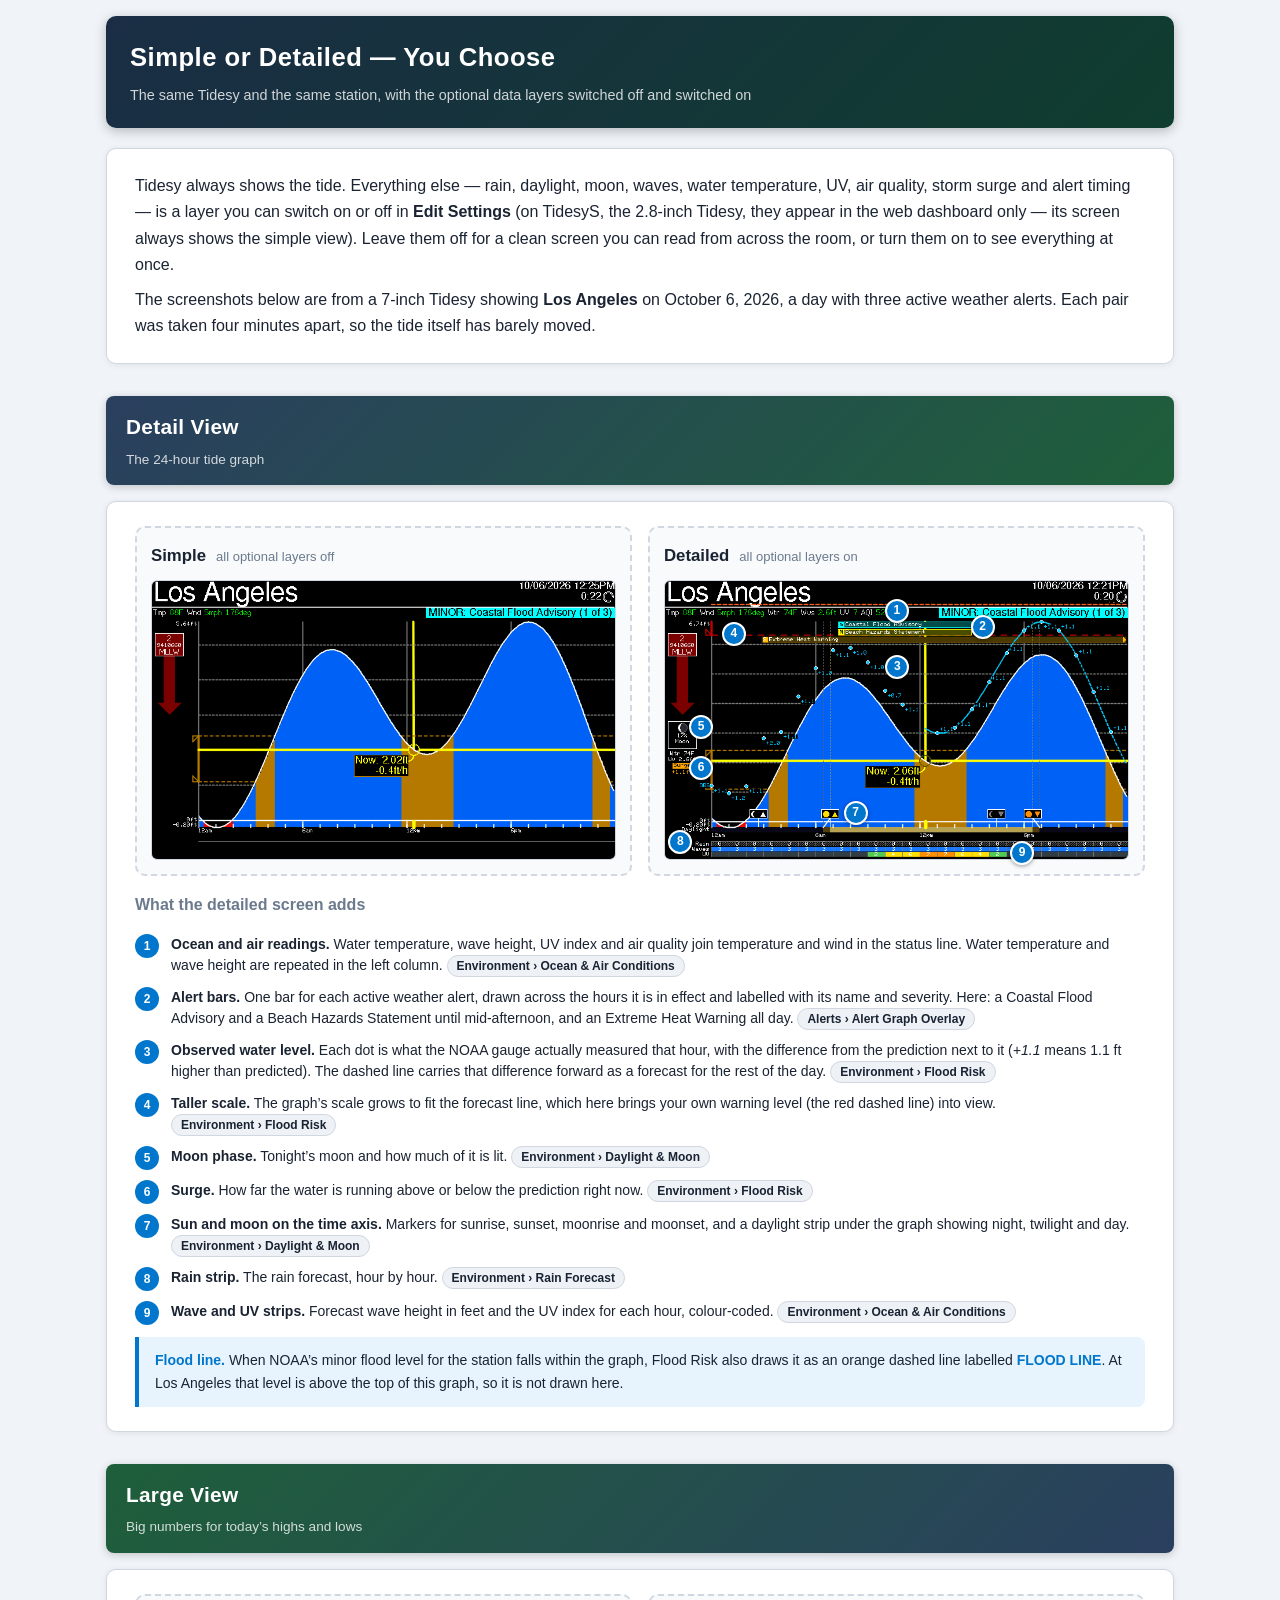
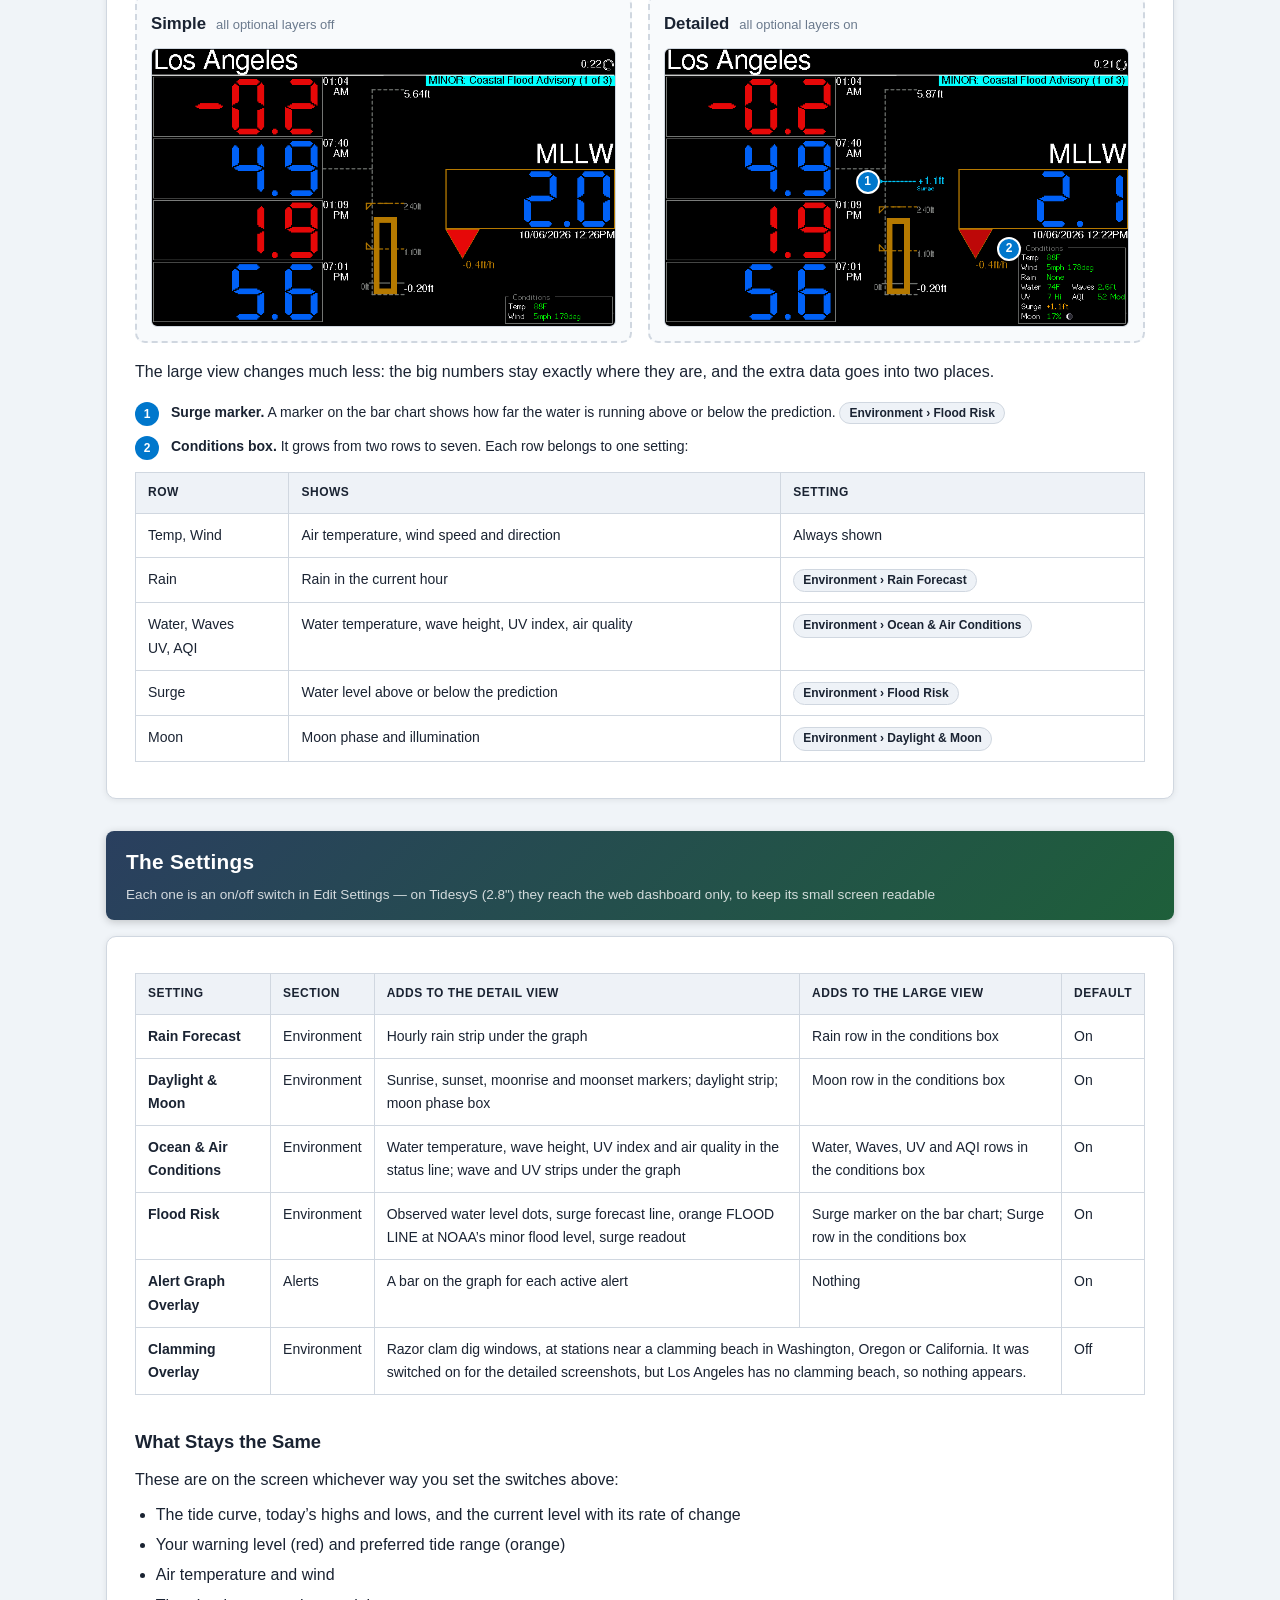
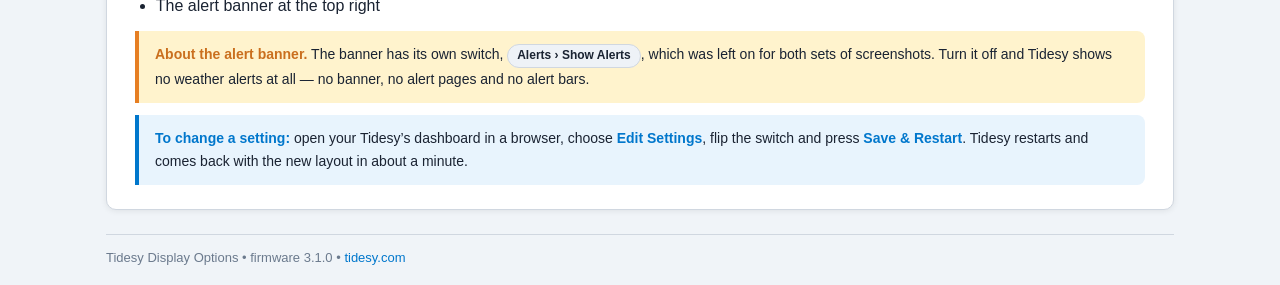
<file: docs/display-options.html>
<!DOCTYPE html>
<html lang="en">
<head>
<meta charset="UTF-8">
<meta name="viewport" content="width=device-width, initial-scale=1.0">
<title>Tidesy Display Options</title>
<style>
  /* Same look as the Tidesy manual (manual.css), trimmed to what this page uses. */
  :root {
    --accent: #0077cc;
    --accent-dk: #005fa3;
    --bg: #f0f4f8;
    --card: #ffffff;
    --border: #d0d7e0;
    --fg: #1a2332;
    --fg2: #6b7a8d;
    --org: #e67e22;
    --org-dk: #ca6f1e;
    --warn-bg: #fff3cd;
    --radius: 10px;
    --gradient: linear-gradient(135deg, #2a3f5f, #1e5f3a);
    --gradient-dk: linear-gradient(135deg, #1a2d45, #0f3d2e);
  }
  *, *::before, *::after { box-sizing: border-box; }
  body {
    font-family: -apple-system, BlinkMacSystemFont, "Segoe UI", Arial, sans-serif;
    background: var(--bg);
    color: var(--fg);
    margin: 0;
    padding: 0;
    font-size: 16px;
    line-height: 1.65;
  }
  .container { max-width: 1100px; margin: 0 auto; padding: 16px; }

  .part-header {
    background: var(--gradient-dk);
    color: #fff;
    padding: 20px 24px;
    border-radius: 10px;
    margin: 0 0 20px;
    box-shadow: 0 3px 12px rgba(0, 0, 0, 0.25);
  }
  .part-header h1 { margin: 0; font-size: 1.6em; font-weight: 700; letter-spacing: 0.5px; color: #fff; }
  .part-header p { margin: 6px 0 0; font-size: 0.9em; opacity: 0.8; }

  .section-header {
    background: var(--gradient);
    color: #fff;
    padding: 14px 20px;
    border-radius: 8px;
    margin: 32px 0 16px;
    box-shadow: 0 2px 8px rgba(0, 0, 0, 0.2);
  }
  .section-header h2 { margin: 0; font-size: 1.3em; font-weight: 700; letter-spacing: 0.3px; color: #fff; }
  .section-header p { margin: 4px 0 0; font-size: 0.85em; opacity: 0.8; }
  .section-header-green { background: linear-gradient(135deg, #1e5f3a, #2a3f5f); }

  .section {
    background: var(--card);
    border: 1px solid var(--border);
    border-radius: var(--radius);
    box-shadow: 0 1px 6px rgba(0, 0, 0, 0.08);
    padding: 24px 28px;
    margin-bottom: 20px;
  }
  .section > :first-child { margin-top: 0; }
  .section > :last-child { margin-bottom: 0; }

  h3 { font-size: 1.15em; color: var(--fg); margin: 20px 0 10px; }
  h4 { font-size: 1.0em; color: var(--fg2); margin: 0 0 8px; font-weight: 700; }
  p { margin: 8px 0; }
  ul { padding-left: 1.3em; margin: 8px 0; }
  li { margin-bottom: 4px; }
  a { color: var(--accent); text-decoration: none; }
  a:hover { color: var(--accent-dk); text-decoration: underline; }

  /* Side-by-side comparison */
  .compare { display: grid; grid-template-columns: 1fr 1fr; gap: 16px; margin: 16px 0; }
  .shot {
    background: #f8fafc;
    border: 2px dashed var(--border);
    border-radius: var(--radius);
    padding: 14px;
    min-width: 0;
  }
  .shot-label { display: flex; align-items: baseline; flex-wrap: wrap; gap: 4px 10px; margin-bottom: 10px; }
  .shot-label strong { font-size: 1.05em; }
  .shot-label span { font-size: 13px; color: var(--fg2); }
  .screenshot-annotated { position: relative; display: block; }
  .screenshot-annotated img {
    display: block;
    width: 100%;
    height: auto;
    border-radius: 6px;
    border: 1px solid var(--border);
  }
  .callout-pin {
    position: absolute;
    display: flex;
    align-items: center;
    justify-content: center;
    width: 24px;
    height: 24px;
    background: var(--accent);
    color: #fff;
    border-radius: 50%;
    font-size: 12px;
    font-weight: 700;
    border: 2px solid #fff;
    box-shadow: 0 1px 4px rgba(0, 0, 0, 0.4);
    transform: translate(-50%, -50%);
    pointer-events: none;
    z-index: 2;
  }

  .callout-list { display: flex; flex-direction: column; gap: 10px; margin-top: 16px; }
  .callout-item { display: flex; align-items: flex-start; gap: 12px; font-size: 14px; line-height: 1.5; }
  .callout-num {
    display: inline-flex;
    align-items: center;
    justify-content: center;
    min-width: 24px;
    height: 24px;
    background: var(--accent);
    color: #fff;
    border-radius: 50%;
    font-size: 12px;
    font-weight: 700;
    flex-shrink: 0;
  }
  .callout-item strong { color: var(--fg); }

  /* The setting an element belongs to */
  .setting {
    display: inline-block;
    padding: 1px 9px;
    border-radius: 12px;
    font-size: 12px;
    font-weight: 700;
    white-space: nowrap;
    background: #eef2f7;
    color: var(--fg);
    border: 1px solid var(--border);
  }

  .table-wrap { overflow-x: auto; }
  table { width: 100%; border-collapse: collapse; margin: 12px 0; font-size: 14px; }
  th, td { border: 1px solid var(--border); padding: 10px 12px; text-align: left; vertical-align: top; }
  th {
    background: #eef2f7;
    color: var(--fg);
    font-weight: 700;
    font-size: 12px;
    text-transform: uppercase;
    letter-spacing: 0.5px;
  }

  .tip-box {
    background: #e8f4fd;
    border-left: 4px solid var(--accent);
    border-radius: 0 8px 8px 0;
    padding: 12px 16px;
    margin: 12px 0;
    font-size: 14px;
  }
  .tip-box strong { color: var(--accent); }
  .note-box {
    background: var(--warn-bg);
    border-left: 4px solid var(--org);
    border-radius: 0 8px 8px 0;
    padding: 12px 16px;
    margin: 12px 0;
    font-size: 14px;
  }
  .note-box strong { color: var(--org-dk); }

  .footer { margin-top: 24px; padding-top: 12px; border-top: 1px solid var(--border); font-size: 13px; color: var(--fg2); }

  @media (max-width: 899px) {
    .compare { grid-template-columns: 1fr; }
  }
  @media (max-width: 699px) {
    .container { padding: 10px; }
    .section { padding: 16px 14px; }
    .section-header { padding: 12px 14px; }
    .part-header { padding: 16px 18px; }
    .part-header h1 { font-size: 1.3em; }
    .shot { padding: 8px; }
    .callout-pin { width: 18px; height: 18px; font-size: 10px; border-width: 1px; }
    table { font-size: 12px; }
    th, td { padding: 6px 8px; }
  }
</style>
</head>
<body>
<div class="container">

<div class="part-header">
    <h1>Simple or Detailed &mdash; You Choose</h1>
    <p>The same Tidesy and the same station, with the optional data layers switched off and switched on</p>
</div>

<div class="section">
    <p>Tidesy always shows the tide. Everything else &mdash; rain, daylight, moon, waves, water temperature, UV, air quality, storm surge and alert timing &mdash; is a layer you can switch on or off in <strong>Edit Settings</strong> (on TidesyS, the 2.8-inch Tidesy, they appear in the web dashboard only &mdash; its screen always shows the simple view). Leave them off for a clean screen you can read from across the room, or turn them on to see everything at once.</p>
    <p>The screenshots below are from a 7-inch Tidesy showing <strong>Los Angeles</strong> on October 6, 2026, a day with three active weather alerts. Each pair was taken four minutes apart, so the tide itself has barely moved.</p>
</div>

<!-- ============ DETAIL VIEW ============ -->
<div class="section-header">
    <h2>Detail View</h2>
    <p>The 24-hour tide graph</p>
</div>
<div class="section">
    <div class="compare">
        <div class="shot">
            <div class="shot-label"><strong>Simple</strong><span>all optional layers off</span></div>
            <div class="screenshot-annotated">
                <img src="[data-uri]" alt="Detail view of Los Angeles with all optional layers off: tide curve, current level, temperature and wind, and the alert banner">
            </div>
        </div>
        <div class="shot">
            <div class="shot-label"><strong>Detailed</strong><span>all optional layers on</span></div>
            <div class="screenshot-annotated">
                <img src="[data-uri]" alt="Detail view of Los Angeles with all optional layers on: alert bars, observed water levels, moon phase, sunrise and sunset markers, and rain, wave and UV strips">
            <span class="callout-pin" style="left:50.1%;top:11.0%">1</span>
            <span class="callout-pin" style="left:68.5%;top:16.9%">2</span>
            <span class="callout-pin" style="left:50.2%;top:31.2%">3</span>
            <span class="callout-pin" style="left:15.0%;top:19.4%">4</span>
            <span class="callout-pin" style="left:8.0%;top:52.5%">5</span>
            <span class="callout-pin" style="left:8.0%;top:67.1%">6</span>
            <span class="callout-pin" style="left:41.2%;top:83.3%">7</span>
            <span class="callout-pin" style="left:3.5%;top:93.8%">8</span>
            <span class="callout-pin" style="left:77.0%;top:97.5%">9</span>
            </div>
        </div>
    </div>

    <h4>What the detailed screen adds</h4>
    <div class="callout-list">
        <div class="callout-item"><span class="callout-num">1</span><div><strong>Ocean and air readings.</strong> Water temperature, wave height, UV index and air quality join temperature and wind in the status line. Water temperature and wave height are repeated in the left column. <span class="setting">Environment &rsaquo; Ocean &amp; Air Conditions</span></div></div>
        <div class="callout-item"><span class="callout-num">2</span><div><strong>Alert bars.</strong> One bar for each active weather alert, drawn across the hours it is in effect and labelled with its name and severity. Here: a Coastal Flood Advisory and a Beach Hazards Statement until mid-afternoon, and an Extreme Heat Warning all day. <span class="setting">Alerts &rsaquo; Alert Graph Overlay</span></div></div>
        <div class="callout-item"><span class="callout-num">3</span><div><strong>Observed water level.</strong> Each dot is what the NOAA gauge actually measured that hour, with the difference from the prediction next to it (<em>+1.1</em> means 1.1&nbsp;ft higher than predicted). The dashed line carries that difference forward as a forecast for the rest of the day. <span class="setting">Environment &rsaquo; Flood Risk</span></div></div>
        <div class="callout-item"><span class="callout-num">4</span><div><strong>Taller scale.</strong> The graph&rsquo;s scale grows to fit the forecast line, which here brings your own warning level (the red dashed line) into view. <span class="setting">Environment &rsaquo; Flood Risk</span></div></div>
        <div class="callout-item"><span class="callout-num">5</span><div><strong>Moon phase.</strong> Tonight&rsquo;s moon and how much of it is lit. <span class="setting">Environment &rsaquo; Daylight &amp; Moon</span></div></div>
        <div class="callout-item"><span class="callout-num">6</span><div><strong>Surge.</strong> How far the water is running above or below the prediction right now. <span class="setting">Environment &rsaquo; Flood Risk</span></div></div>
        <div class="callout-item"><span class="callout-num">7</span><div><strong>Sun and moon on the time axis.</strong> Markers for sunrise, sunset, moonrise and moonset, and a daylight strip under the graph showing night, twilight and day. <span class="setting">Environment &rsaquo; Daylight &amp; Moon</span></div></div>
        <div class="callout-item"><span class="callout-num">8</span><div><strong>Rain strip.</strong> The rain forecast, hour by hour. <span class="setting">Environment &rsaquo; Rain Forecast</span></div></div>
        <div class="callout-item"><span class="callout-num">9</span><div><strong>Wave and UV strips.</strong> Forecast wave height in feet and the UV index for each hour, colour-coded. <span class="setting">Environment &rsaquo; Ocean &amp; Air Conditions</span></div></div>
    </div>
    <div class="tip-box">
      <strong>Flood line.</strong> When NOAA&rsquo;s minor flood level for the station falls within the graph, Flood Risk also draws it as an orange dashed line labelled <strong>FLOOD LINE</strong>. At Los Angeles that level is above the top of this graph, so it is not drawn here.
    </div>
</div>

<!-- ============ LARGE VIEW ============ -->
<div class="section-header section-header-green">
    <h2>Large View</h2>
    <p>Big numbers for today&rsquo;s highs and lows</p>
</div>
<div class="section">
    <div class="compare">
        <div class="shot">
            <div class="shot-label"><strong>Simple</strong><span>all optional layers off</span></div>
            <div class="screenshot-annotated">
                <img src="[data-uri]" alt="Large view of Los Angeles with all optional layers off: four tide values, current level, and a conditions box with temperature and wind">
            </div>
        </div>
        <div class="shot">
            <div class="shot-label"><strong>Detailed</strong><span>all optional layers on</span></div>
            <div class="screenshot-annotated">
                <img src="[data-uri]" alt="Large view of Los Angeles with all optional layers on: a surge marker on the bar chart and a conditions box with seven rows">
            <span class="callout-pin" style="left:43.8%;top:48.1%">1</span>
            <span class="callout-pin" style="left:74.2%;top:71.9%">2</span>
            </div>
        </div>
    </div>

    <p>The large view changes much less: the big numbers stay exactly where they are, and the extra data goes into two places.</p>
    <div class="callout-list">
        <div class="callout-item"><span class="callout-num">1</span><div><strong>Surge marker.</strong> A marker on the bar chart shows how far the water is running above or below the prediction. <span class="setting">Environment &rsaquo; Flood Risk</span></div></div>
        <div class="callout-item"><span class="callout-num">2</span><div><strong>Conditions box.</strong> It grows from two rows to seven. Each row belongs to one setting:</div></div>
    </div>
    <div class="table-wrap">
    <table>
        <tr><th>Row</th><th>Shows</th><th>Setting</th></tr>
        <tr><td>Temp, Wind</td><td>Air temperature, wind speed and direction</td><td>Always shown</td></tr>
        <tr><td>Rain</td><td>Rain in the current hour</td><td><span class="setting">Environment &rsaquo; Rain Forecast</span></td></tr>
        <tr><td>Water, Waves<br>UV, AQI</td><td>Water temperature, wave height, UV index, air quality</td><td><span class="setting">Environment &rsaquo; Ocean &amp; Air Conditions</span></td></tr>
        <tr><td>Surge</td><td>Water level above or below the prediction</td><td><span class="setting">Environment &rsaquo; Flood Risk</span></td></tr>
        <tr><td>Moon</td><td>Moon phase and illumination</td><td><span class="setting">Environment &rsaquo; Daylight &amp; Moon</span></td></tr>
    </table>
    </div>
</div>

<!-- ============ SETTINGS ============ -->
<div class="section-header">
    <h2>The Settings</h2>
    <p>Each one is an on/off switch in Edit Settings &mdash; on TidesyS (2.8") they reach the web dashboard only, to keep its small screen readable</p>
</div>
<div class="section">
    <div class="table-wrap">
    <table>
        <tr><th>Setting</th><th>Section</th><th>Adds to the detail view</th><th>Adds to the large view</th><th>Default</th></tr>
        <tr>
            <td><strong>Rain Forecast</strong></td><td>Environment</td>
            <td>Hourly rain strip under the graph</td>
            <td>Rain row in the conditions box</td><td>On</td>
        </tr>
        <tr>
            <td><strong>Daylight &amp; Moon</strong></td><td>Environment</td>
            <td>Sunrise, sunset, moonrise and moonset markers; daylight strip; moon phase box</td>
            <td>Moon row in the conditions box</td><td>On</td>
        </tr>
        <tr>
            <td><strong>Ocean &amp; Air Conditions</strong></td><td>Environment</td>
            <td>Water temperature, wave height, UV index and air quality in the status line; wave and UV strips under the graph</td>
            <td>Water, Waves, UV and AQI rows in the conditions box</td><td>On</td>
        </tr>
        <tr>
            <td><strong>Flood Risk</strong></td><td>Environment</td>
            <td>Observed water level dots, surge forecast line, orange FLOOD LINE at NOAA&rsquo;s minor flood level, surge readout</td>
            <td>Surge marker on the bar chart; Surge row in the conditions box</td><td>On</td>
        </tr>
        <tr>
            <td><strong>Alert Graph Overlay</strong></td><td>Alerts</td>
            <td>A bar on the graph for each active alert</td>
            <td>Nothing</td><td>On</td>
        </tr>
        <tr>
            <td><strong>Clamming Overlay</strong></td><td>Environment</td>
            <td colspan="2">Razor clam dig windows, at stations near a clamming beach in Washington, Oregon or California. It was switched on for the detailed screenshots, but Los Angeles has no clamming beach, so nothing appears.</td><td>Off</td>
        </tr>
    </table>
    </div>

    <h3>What Stays the Same</h3>
    <p>These are on the screen whichever way you set the switches above:</p>
    <ul>
        <li>The tide curve, today&rsquo;s highs and lows, and the current level with its rate of change</li>
        <li>Your warning level (red) and preferred tide range (orange)</li>
        <li>Air temperature and wind</li>
        <li>The alert banner at the top right</li>
    </ul>

    <div class="note-box">
        <strong>About the alert banner.</strong> The banner has its own switch, <span class="setting">Alerts &rsaquo; Show Alerts</span>, which was left on for both sets of screenshots. Turn it off and Tidesy shows no weather alerts at all &mdash; no banner, no alert pages and no alert bars.
    </div>

    <div class="tip-box">
        <strong>To change a setting:</strong> open your Tidesy&rsquo;s dashboard in a browser, choose <strong>Edit Settings</strong>, flip the switch and press <strong>Save &amp; Restart</strong>. Tidesy restarts and comes back with the new layout in about a minute.
    </div>
</div>

<div class="footer">
    Tidesy Display Options &bull; firmware 3.1.0 &bull; <a href="https://tidesy.com" target="_top">tidesy.com</a>
</div>

</div>
</body>
</html>
</file>
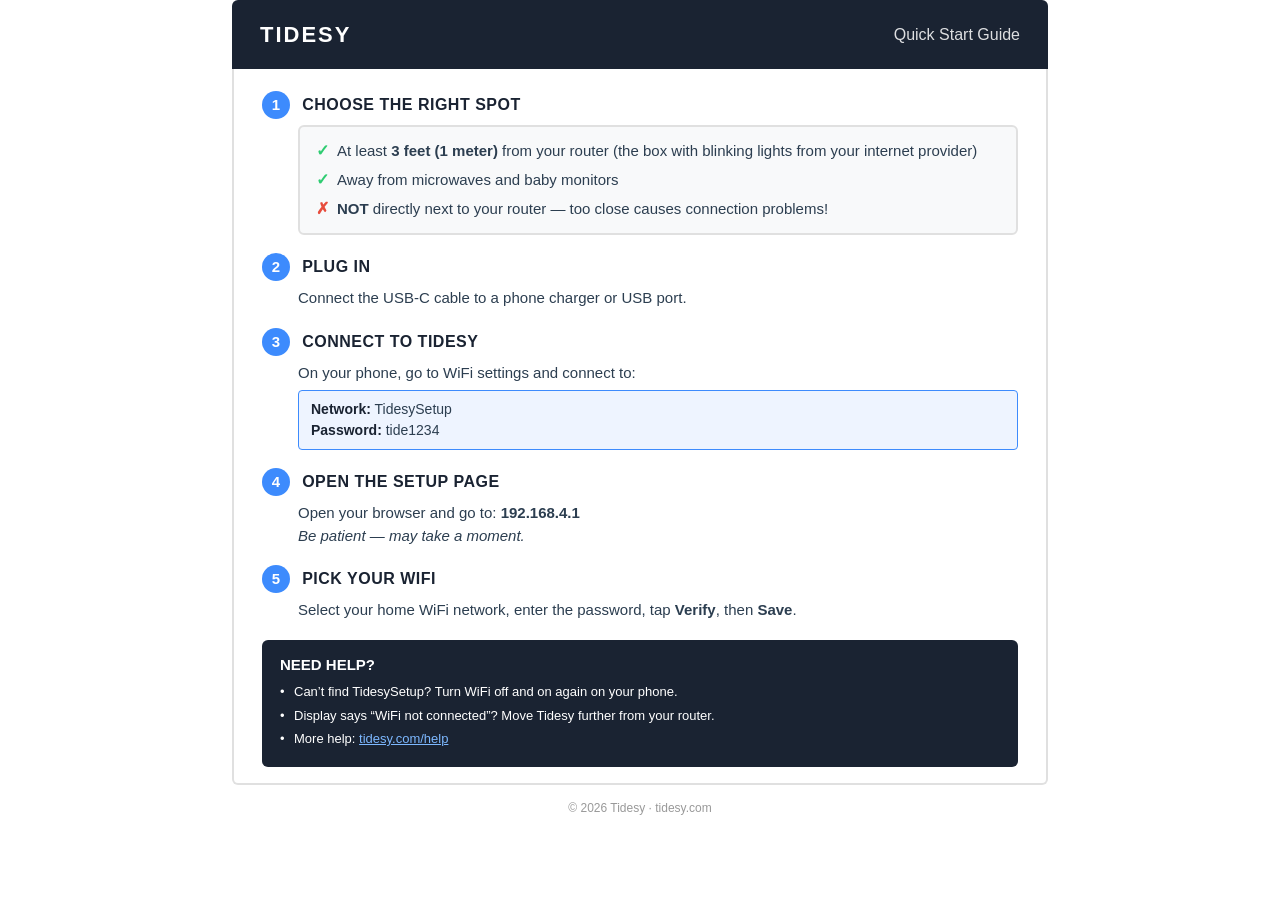
<file: docs/quickstart-insert.html>
<!DOCTYPE html>
<html lang="en">
<head>
<meta charset="UTF-8">
<meta name="viewport" content="width=device-width, initial-scale=1.0">
<title>Tidesy Quick Start Guide</title>
<style>
    @page {
        size: letter;
        margin: 0.5in;
    }

    * {
        margin: 0;
        padding: 0;
        box-sizing: border-box;
    }

    body {
        font-family: -apple-system, BlinkMacSystemFont, "Segoe UI", Roboto, Helvetica, Arial, sans-serif;
        font-size: 15px;
        color: #2c3e50;
        line-height: 1.5;
        max-width: 8.5in;
        margin: 0 auto;
        -webkit-print-color-adjust: exact;
        print-color-adjust: exact;
    }

    .header {
        background: #1a2332;
        color: #fff;
        padding: 18px 28px;
        display: flex;
        justify-content: space-between;
        align-items: center;
        border-radius: 6px 6px 0 0;
    }

    .header .brand {
        font-size: 22px;
        font-weight: 700;
        letter-spacing: 2px;
    }

    .header .title {
        font-size: 16px;
        font-weight: 400;
        opacity: 0.85;
    }

    .content {
        padding: 22px 28px 16px;
        border: 2px solid #e0e0e0;
        border-top: none;
        border-radius: 0 0 6px 6px;
    }

    .step {
        margin-bottom: 18px;
    }

    .step-number {
        display: inline-block;
        background: #3d8bfd;
        color: #fff;
        width: 28px;
        height: 28px;
        border-radius: 50%;
        text-align: center;
        line-height: 28px;
        font-weight: 700;
        font-size: 15px;
        margin-right: 8px;
        vertical-align: middle;
    }

    .step-title {
        font-size: 16px;
        font-weight: 700;
        text-transform: uppercase;
        letter-spacing: 0.5px;
        color: #1a2332;
        vertical-align: middle;
    }

    .step-body {
        margin-top: 6px;
        margin-left: 36px;
    }

    .placement-box {
        background: #f8f9fa;
        border: 2px solid #e0e0e0;
        border-radius: 6px;
        padding: 12px 16px;
        margin-top: 6px;
        margin-left: 36px;
    }

    .placement-box .item {
        margin-bottom: 5px;
        display: flex;
        align-items: baseline;
        gap: 8px;
    }

    .placement-box .item:last-child {
        margin-bottom: 0;
    }

    .check {
        color: #2ecc71;
        font-weight: 700;
        font-size: 16px;
        flex-shrink: 0;
    }

    .cross {
        color: #e74c3c;
        font-weight: 700;
        font-size: 16px;
        flex-shrink: 0;
    }

    .credential {
        background: #eef4ff;
        border: 1px solid #3d8bfd;
        border-radius: 4px;
        padding: 8px 12px;
        margin-top: 6px;
        font-size: 14px;
    }

    .credential strong {
        color: #1a2332;
    }

    .help-box {
        background: #1a2332;
        color: #fff;
        border-radius: 6px;
        padding: 14px 18px;
        margin-top: 18px;
    }

    .help-box strong {
        font-size: 15px;
        display: block;
        margin-bottom: 6px;
    }

    .help-box ul {
        list-style: none;
        padding: 0;
    }

    .help-box ul li {
        margin-bottom: 4px;
        font-size: 13px;
        padding-left: 14px;
        position: relative;
    }

    .help-box ul li::before {
        content: "\2022";
        position: absolute;
        left: 0;
    }

    .help-box a {
        color: #7db8ff;
    }

    .footer {
        text-align: center;
        margin-top: 14px;
        font-size: 12px;
        color: #999;
    }

    @media print {
        body {
            font-size: 14px;
        }

        .header {
            border-radius: 0;
        }

        .content {
            border-radius: 0;
        }
    }
</style>
</head>
<body>

<div class="header">
    <span class="brand">TIDESY</span>
    <span class="title">Quick Start Guide</span>
</div>

<div class="content">

    <div class="step">
        <span class="step-number">1</span>
        <span class="step-title">Choose the Right Spot</span>
        <div class="placement-box">
            <div class="item">
                <span class="check">&#10003;</span>
                <span>At least <strong>3 feet (1 meter)</strong> from your router (the box with blinking lights from your internet provider)</span>
            </div>
            <div class="item">
                <span class="check">&#10003;</span>
                <span>Away from microwaves and baby monitors</span>
            </div>
            <div class="item">
                <span class="cross">&#10007;</span>
                <span><strong>NOT</strong> directly next to your router &mdash; too close causes connection problems!</span>
            </div>
        </div>
    </div>

    <div class="step">
        <span class="step-number">2</span>
        <span class="step-title">Plug In</span>
        <div class="step-body">
            Connect the USB-C cable to a phone charger or USB port.
        </div>
    </div>

    <div class="step">
        <span class="step-number">3</span>
        <span class="step-title">Connect to Tidesy</span>
        <div class="step-body">
            On your phone, go to WiFi settings and connect to:
            <div class="credential">
                <strong>Network:</strong> TidesySetup<br>
                <strong>Password:</strong> tide1234
            </div>
        </div>
    </div>

    <div class="step">
        <span class="step-number">4</span>
        <span class="step-title">Open the Setup Page</span>
        <div class="step-body">
            Open your browser and go to: <strong>192.168.4.1</strong><br>
            <em>Be patient &mdash; may take a moment.</em>
        </div>
    </div>

    <div class="step">
        <span class="step-number">5</span>
        <span class="step-title">Pick Your WiFi</span>
        <div class="step-body">
            Select your home WiFi network, enter the password, tap <strong>Verify</strong>, then <strong>Save</strong>.
        </div>
    </div>

    <div class="help-box">
        <strong>NEED HELP?</strong>
        <ul>
            <li>Can&rsquo;t find TidesySetup? Turn WiFi off and on again on your phone.</li>
            <li>Display says &ldquo;WiFi not connected&rdquo;? Move Tidesy further from your router.</li>
            <li>More help: <a href="https://tidesy.com/help">tidesy.com/help</a></li>
        </ul>
    </div>

</div>

<div class="footer">&copy; 2026 Tidesy &middot; tidesy.com</div>

</body>
</html>
</file>
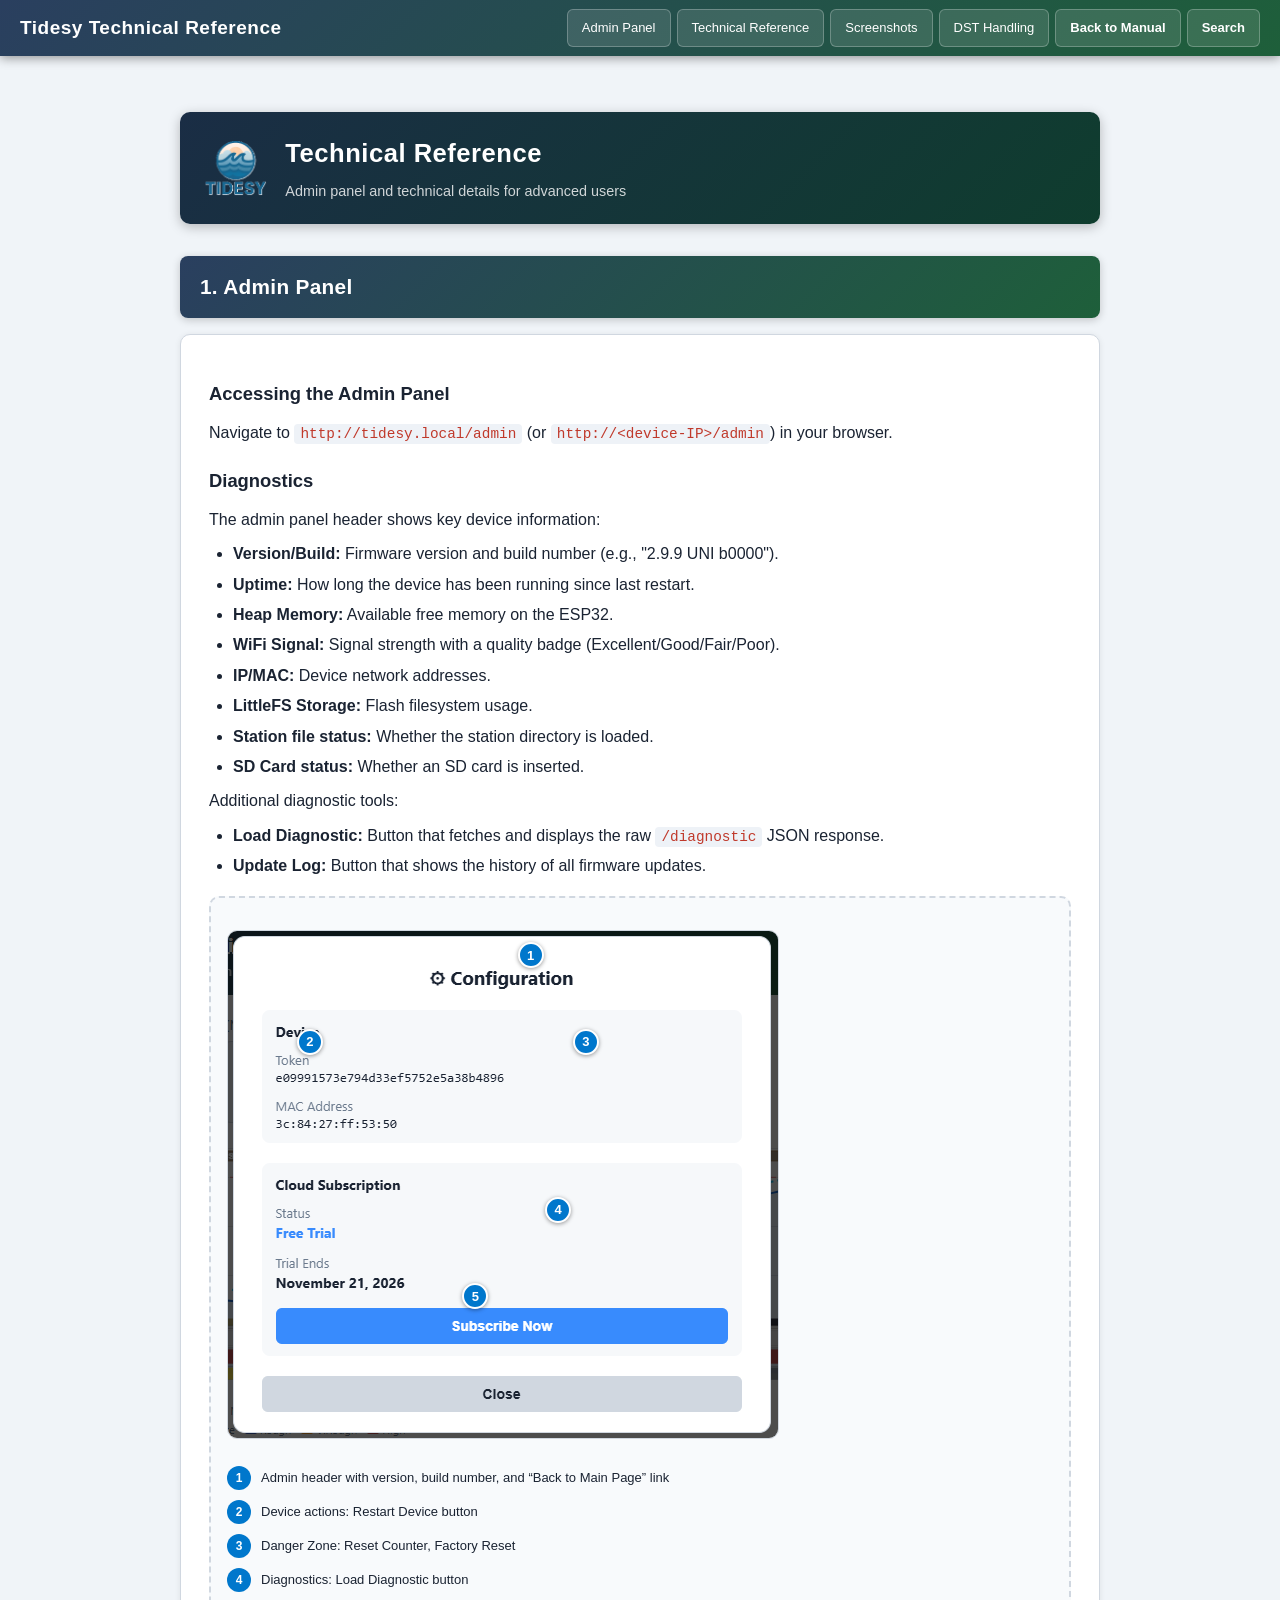
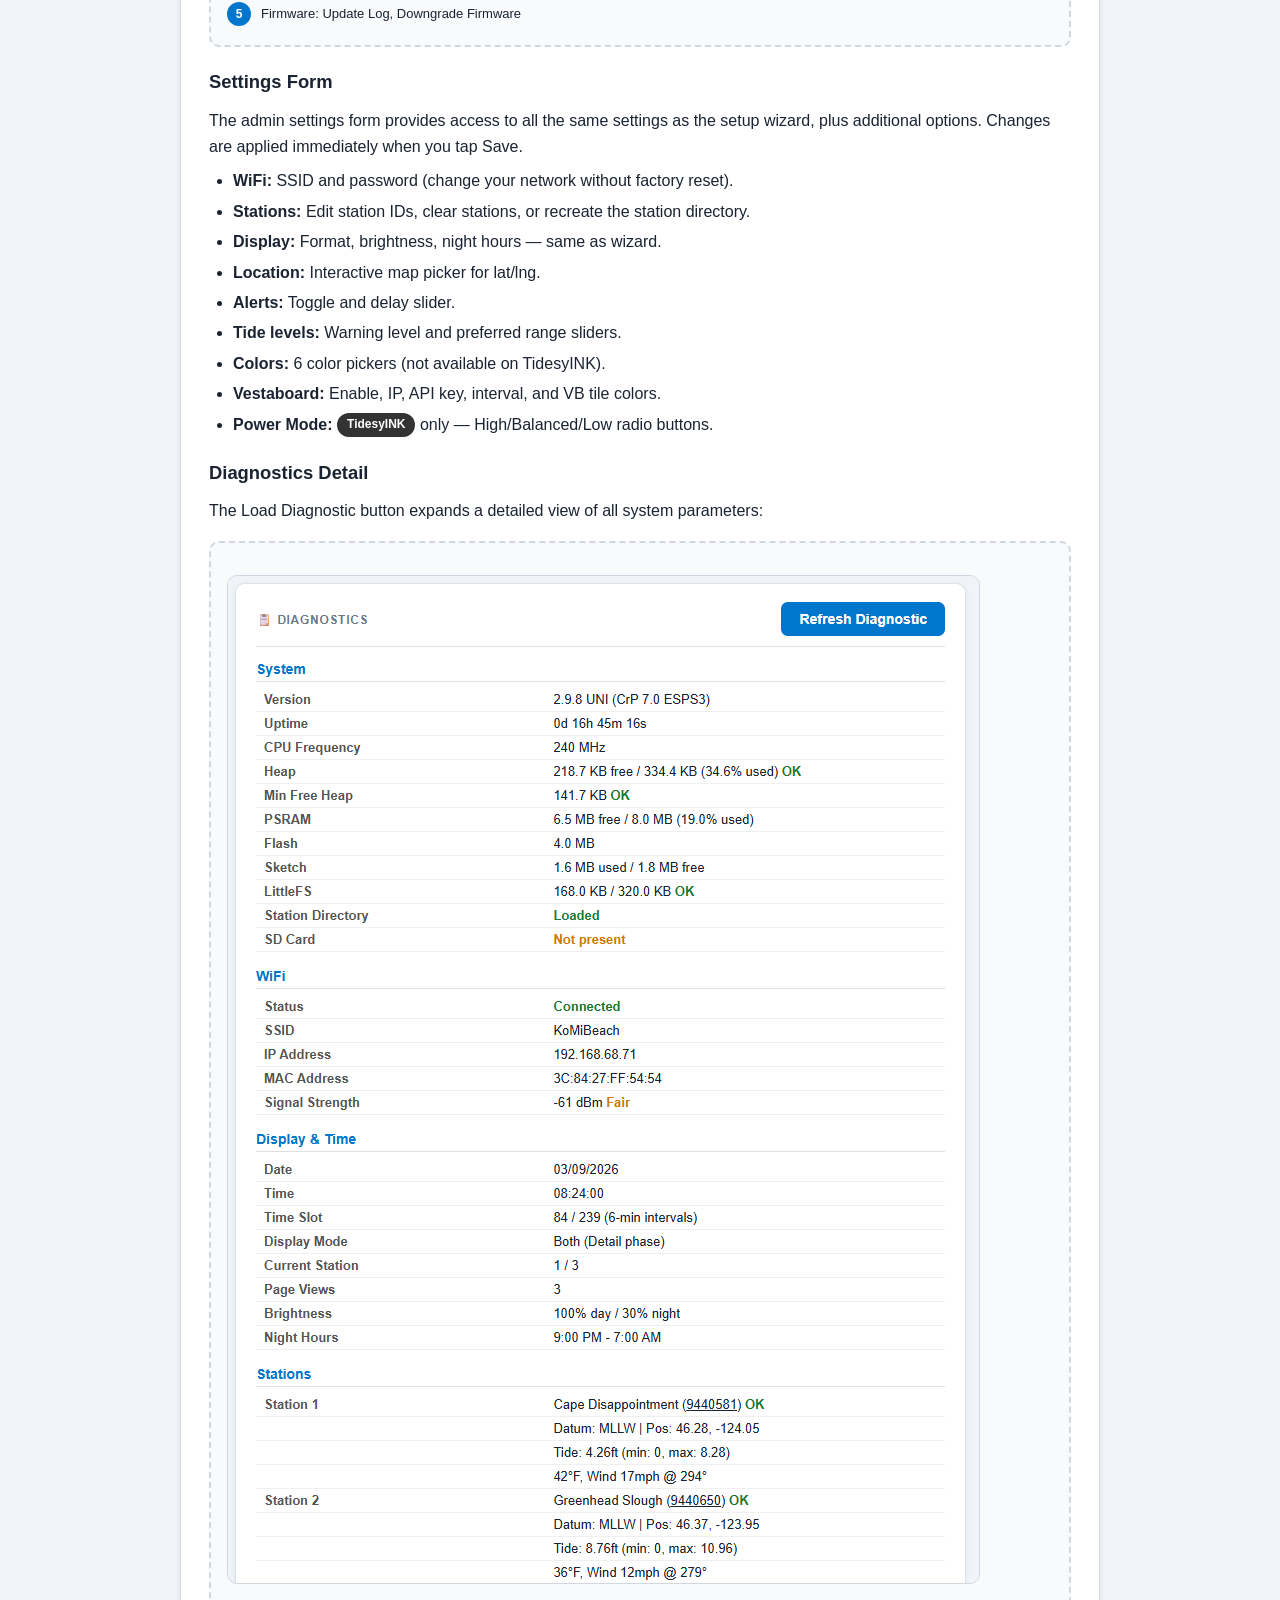
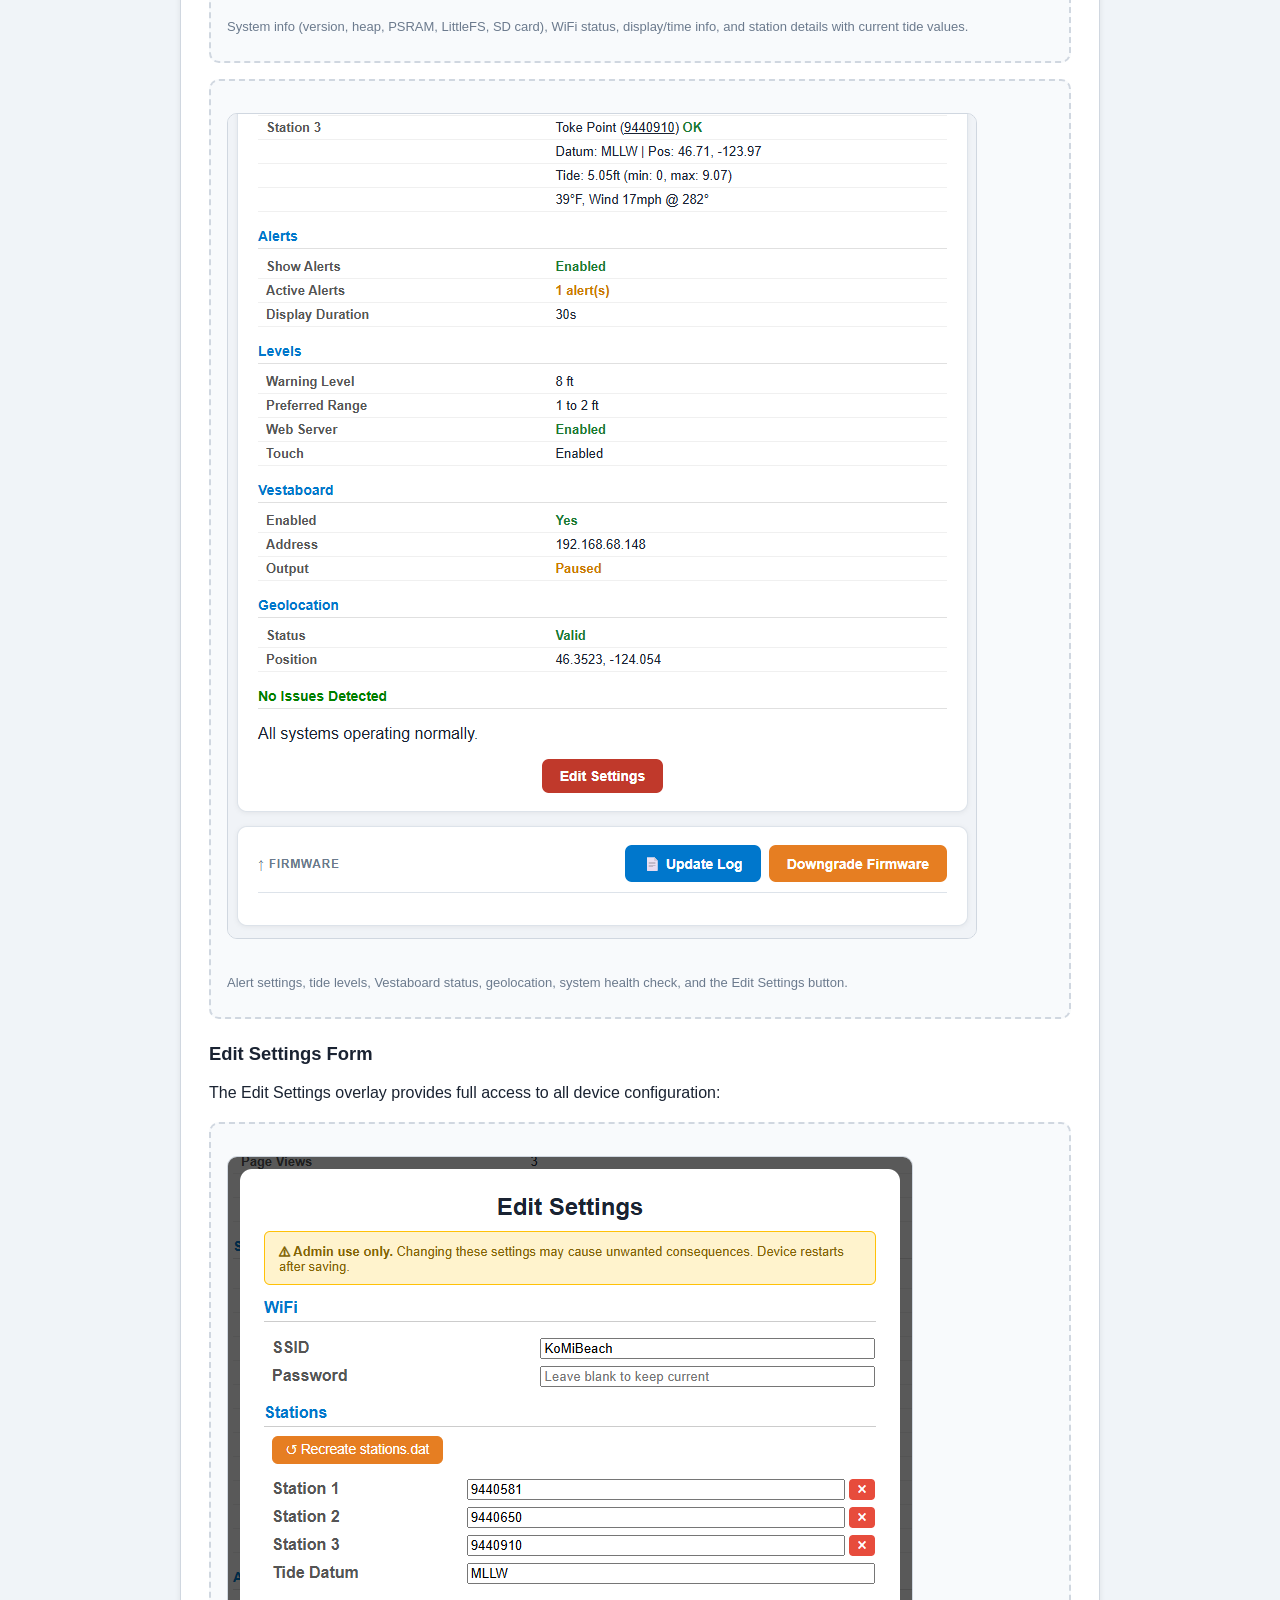
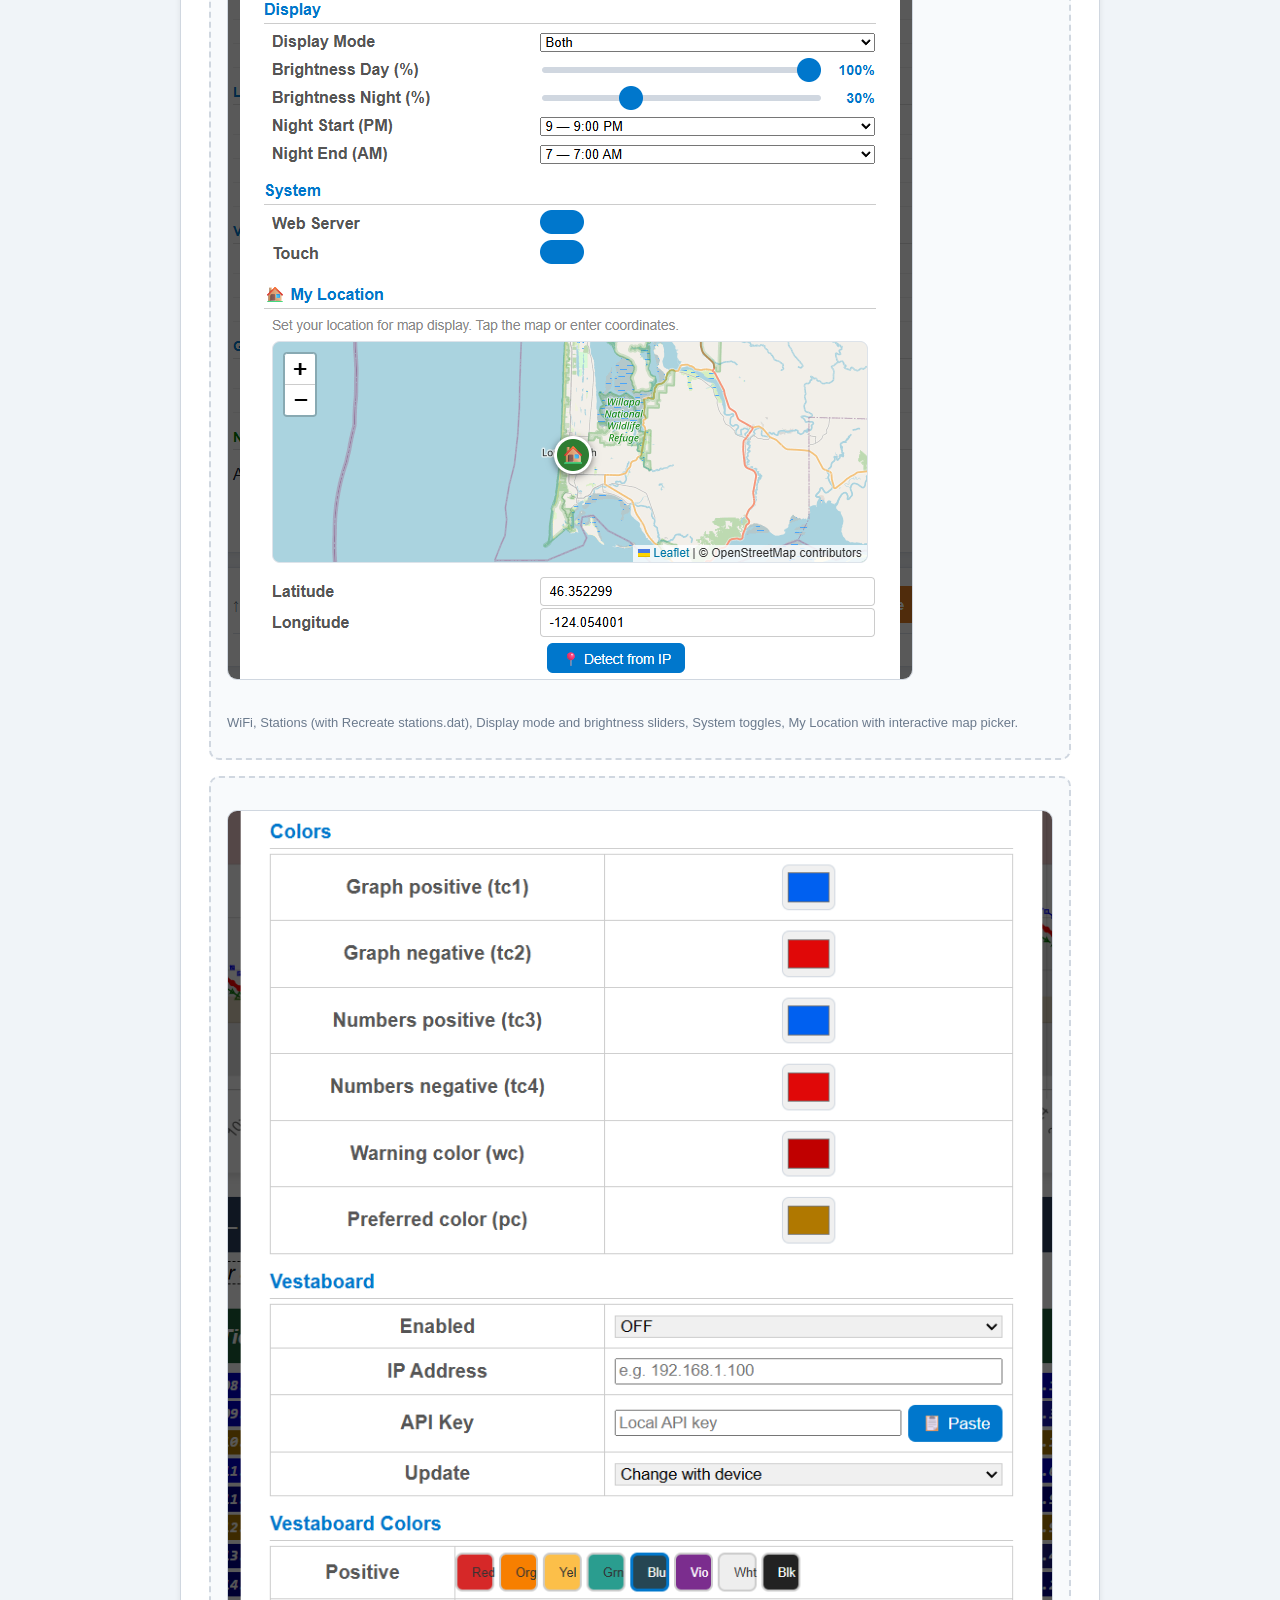
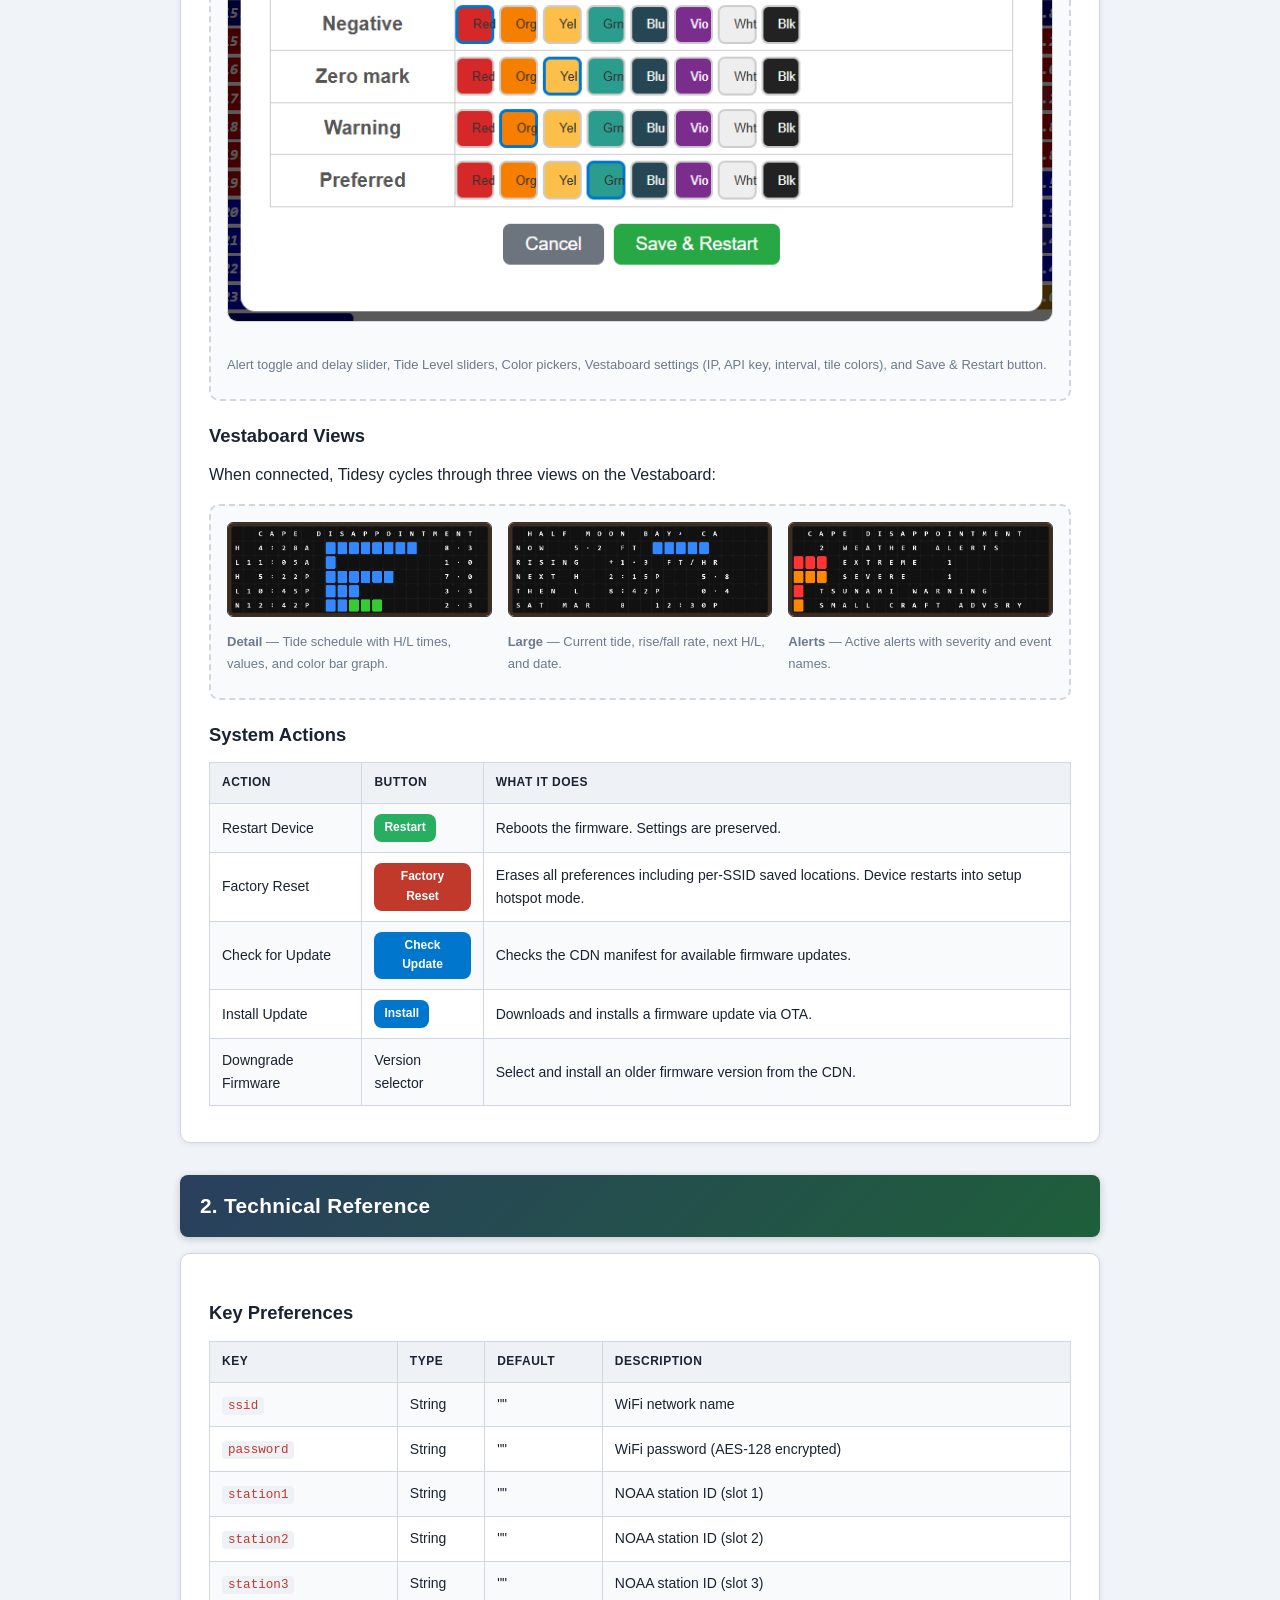
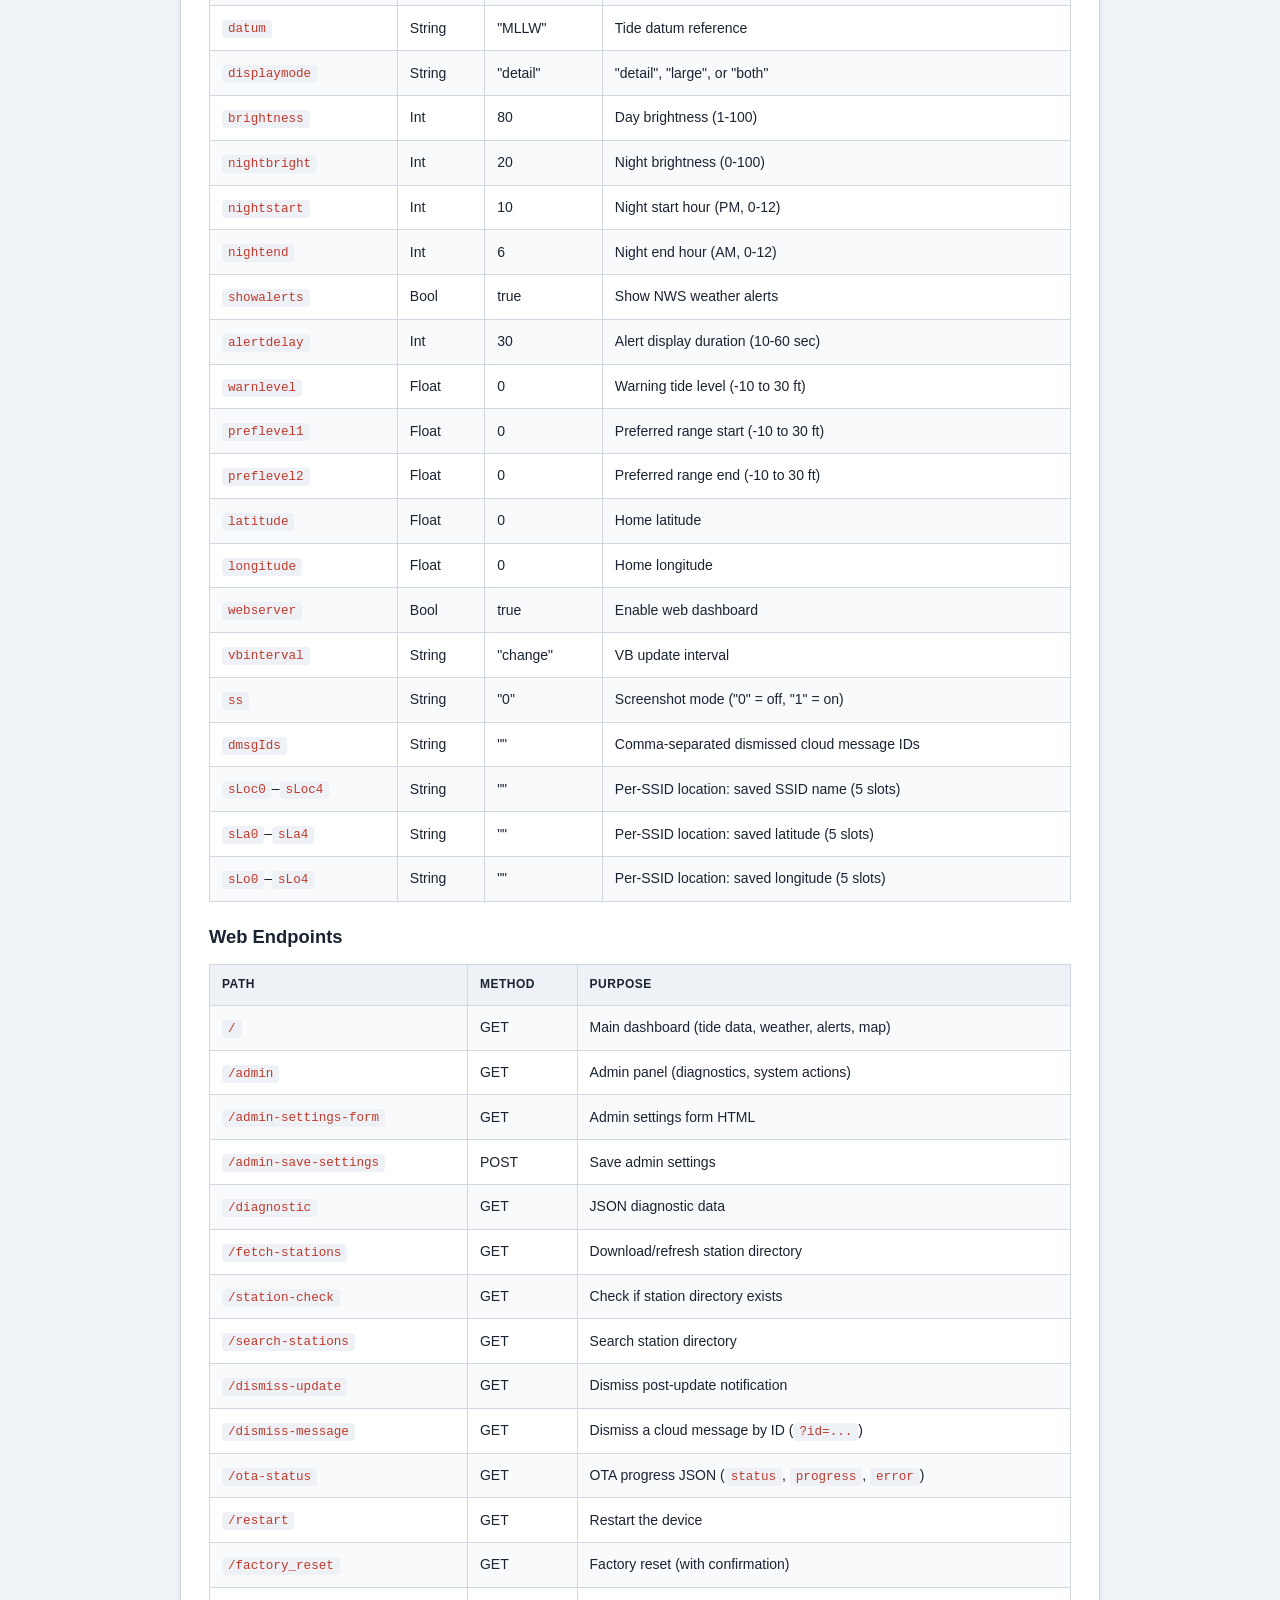
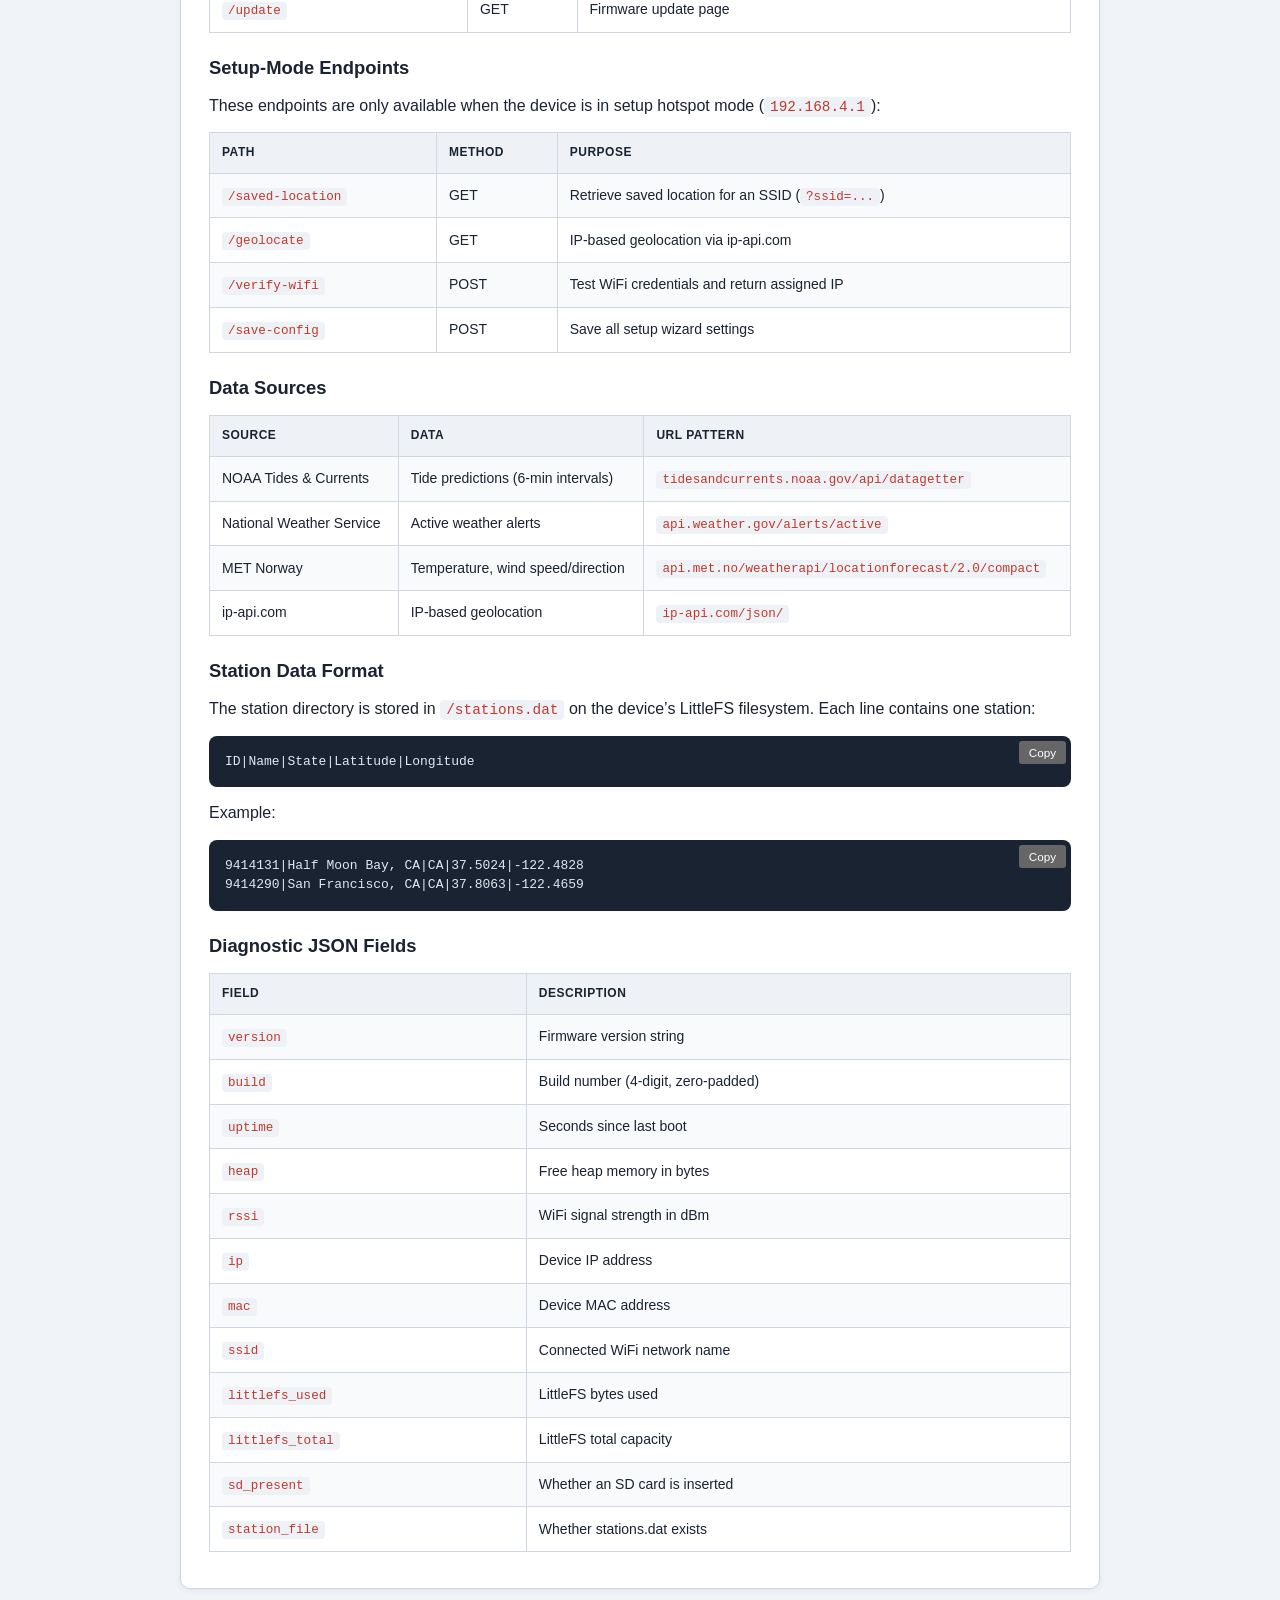
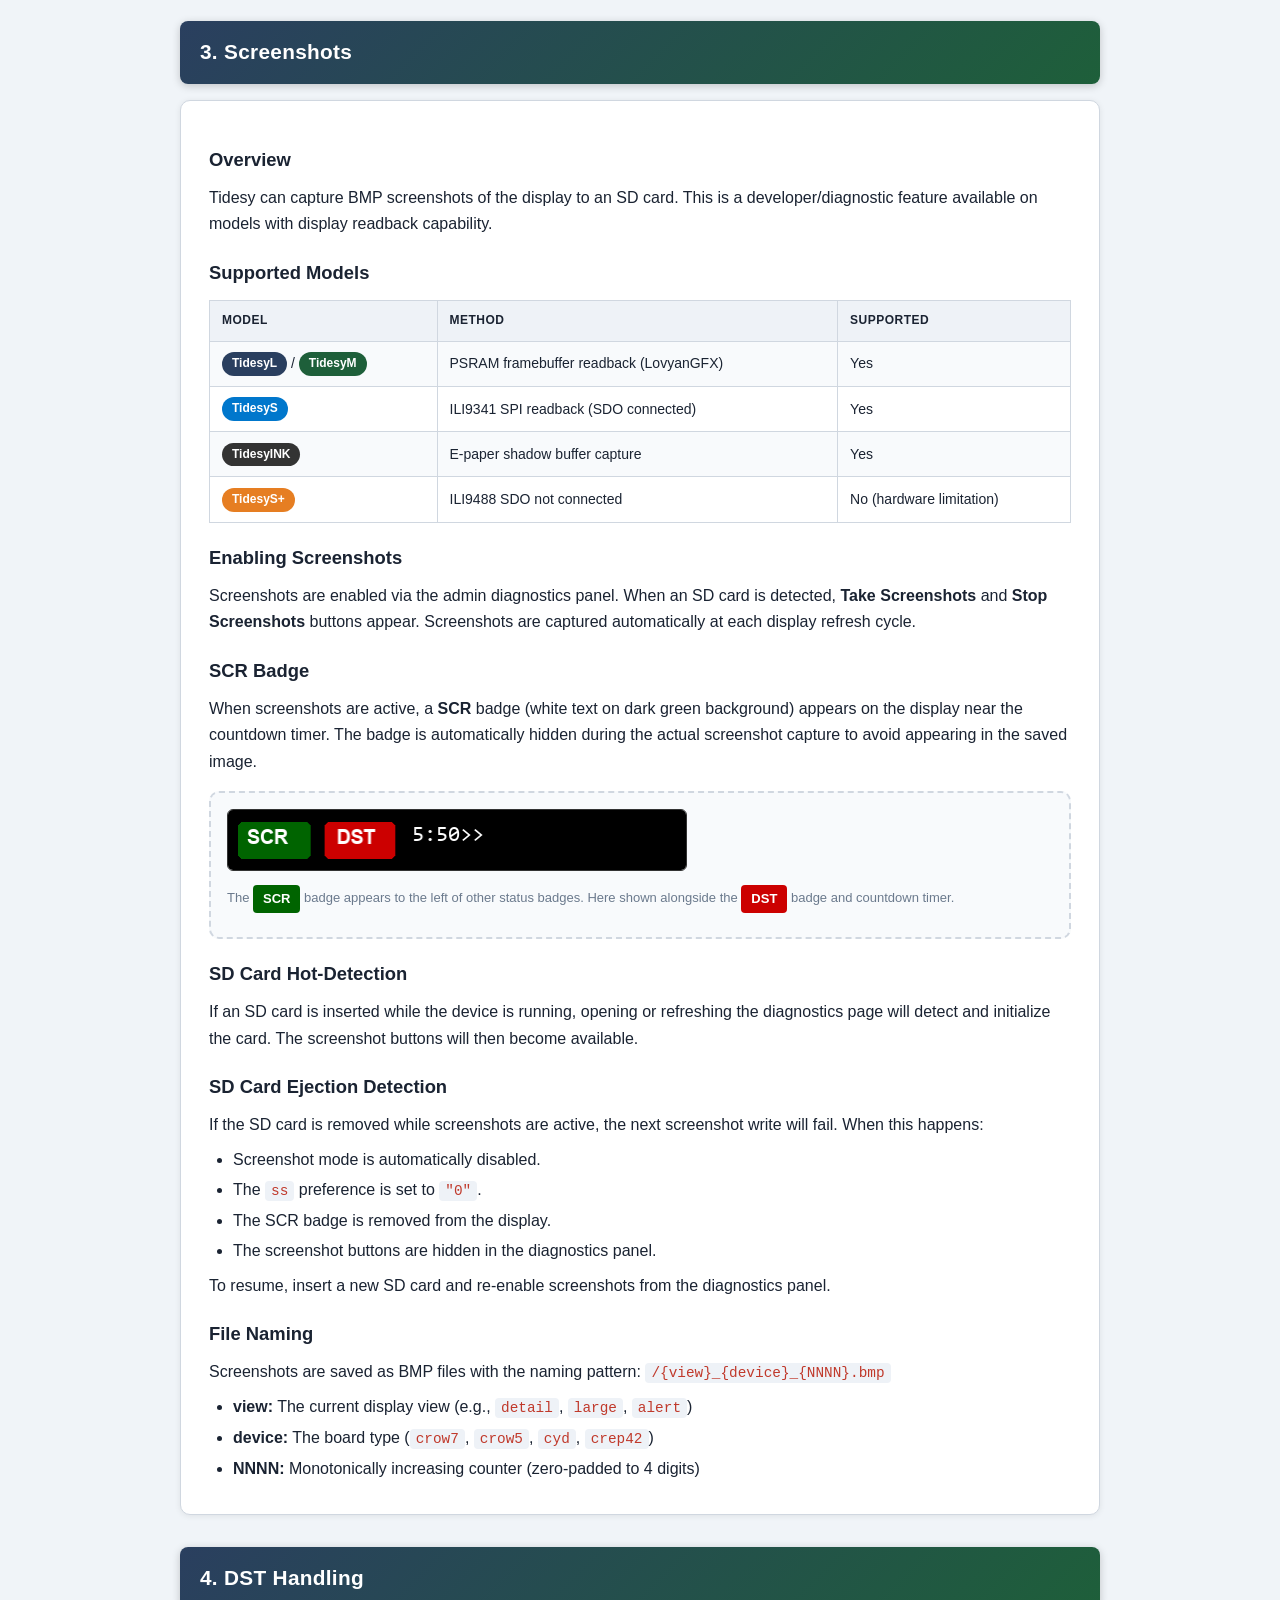
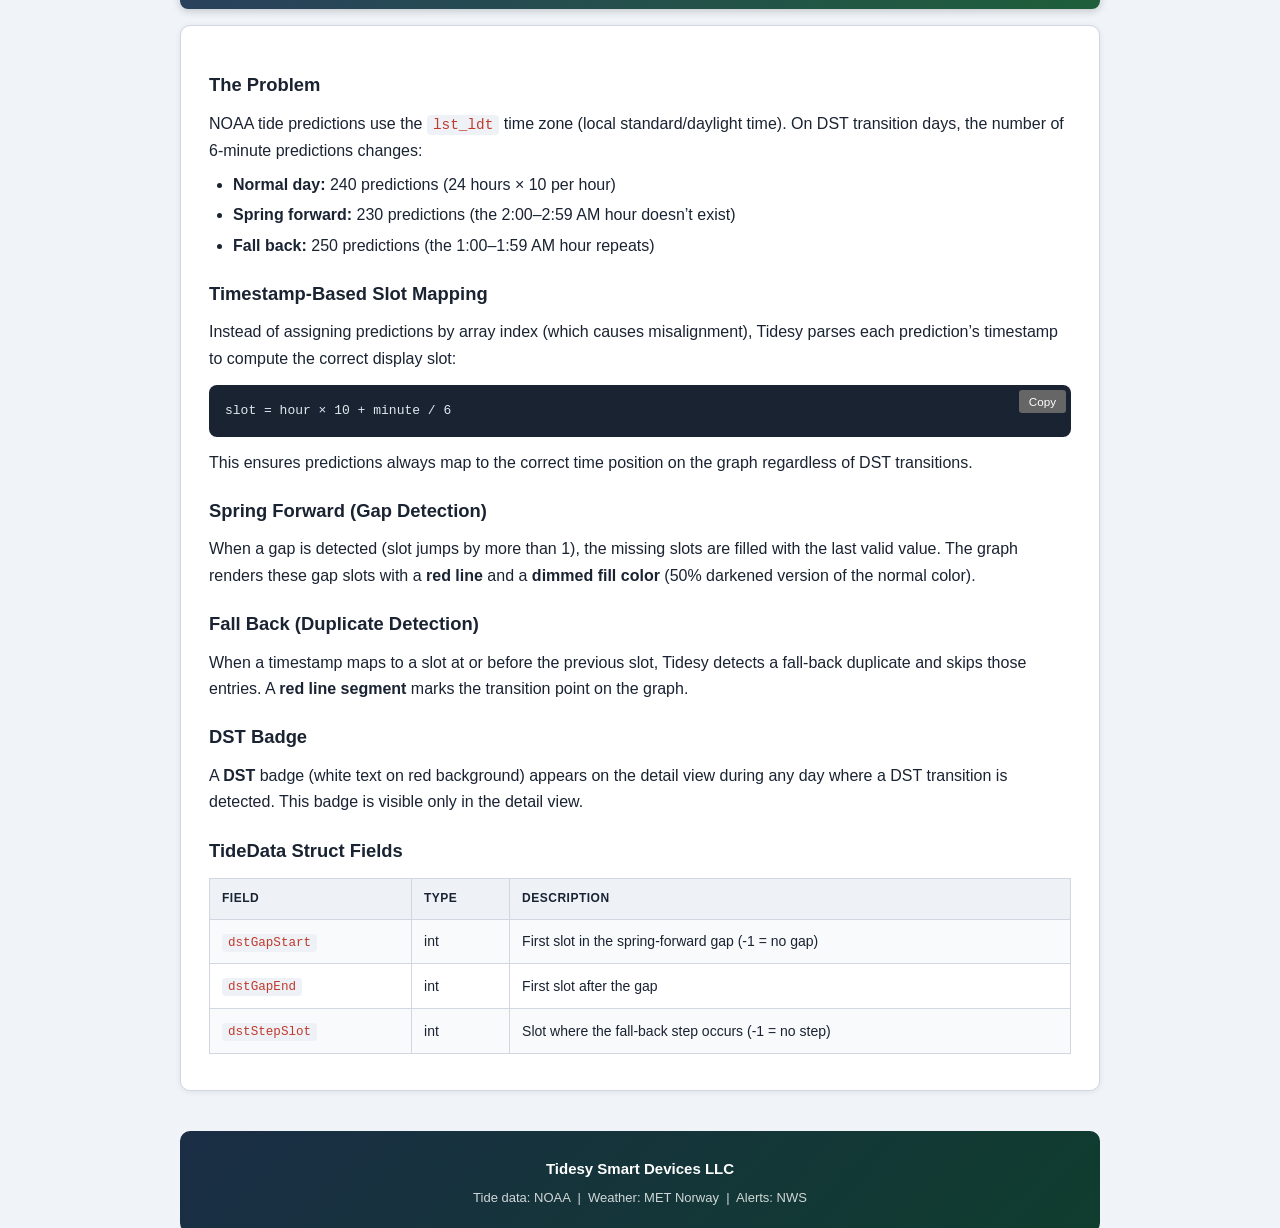
<file: docs/techref.html>
<!DOCTYPE html>
<html lang="en">
<head>
    <meta charset="UTF-8">
    <meta name="viewport" content="width=device-width, initial-scale=1.0">
    <title>Tidesy Technical Reference</title>
    <link rel="stylesheet" href="manual.css">
</head>
<body>

<!-- ========== NAV BAR ========== -->
<nav class="nav-bar">
    <div class="nav-brand">Tidesy Technical Reference</div>
    <button class="nav-hamburger" onclick="toggleMobileMenu()" aria-label="Toggle menu">&#9776;</button>
    <div class="nav-menu">
        <a href="#sec-admin">Admin Panel</a>
        <a href="#sec-techref">Technical Reference</a>
        <a href="#sec-screenshots">Screenshots</a>
        <a href="#sec-dst">DST Handling</a>
        <a href="manual.html">Back to Manual</a>
        <a href="#" onclick="toggleSearch(); return false;">Search</a>
    </div>
</nav>

<!-- Search Box -->
<div id="search-box">
    <input type="text" id="searchInput" placeholder="Search the technical reference..." onkeyup="searchContent()">
</div>

<!-- ========== MAIN CONTAINER ========== -->
<div class="container">

<div class="part-header">
    <img src="images/Logo.png" alt="Tidesy logo" class="part-header-logo">
    <div>
        <h1>Technical Reference</h1>
        <p>Admin panel and technical details for advanced users</p>
    </div>
</div>


<!-- ==================== 1. ADMIN PANEL ==================== -->
<div class="section-header" id="sec-admin">
    <h2>1. Admin Panel</h2>
</div>
<div class="section manual-section">
    <h3>Accessing the Admin Panel</h3>
    <p>Navigate to <code>http://tidesy.local/admin</code> (or <code>http://&lt;device-IP&gt;/admin</code>) in your browser.</p>

    <h3>Diagnostics</h3>
    <p>The admin panel header shows key device information:</p>
    <ul>
        <li><strong>Version/Build:</strong> Firmware version and build number (e.g., "2.9.9 UNI b0000").</li>
        <li><strong>Uptime:</strong> How long the device has been running since last restart.</li>
        <li><strong>Heap Memory:</strong> Available free memory on the ESP32.</li>
        <li><strong>WiFi Signal:</strong> Signal strength with a quality badge (Excellent/Good/Fair/Poor).</li>
        <li><strong>IP/MAC:</strong> Device network addresses.</li>
        <li><strong>LittleFS Storage:</strong> Flash filesystem usage.</li>
        <li><strong>Station file status:</strong> Whether the station directory is loaded.</li>
        <li><strong>SD Card status:</strong> Whether an SD card is inserted.</li>
    </ul>
    <p>Additional diagnostic tools:</p>
    <ul>
        <li><strong>Load Diagnostic:</strong> Button that fetches and displays the raw <code>/diagnostic</code> JSON response.</li>
        <li><strong>Update Log:</strong> Button that shows the history of all firmware updates.</li>
    </ul>

    <div class="screenshot-placeholder">
        <div class="screenshot-annotated">
            <img src="images/admin-main-page.png" alt="Admin panel main page showing system actions and diagnostics">
            <span class="callout-pin" style="top:5%;left:55%">1</span>
            <span class="callout-pin" style="top:22%;left:15%">2</span>
            <span class="callout-pin" style="top:22%;left:65%">3</span>
            <span class="callout-pin" style="top:55%;left:60%">4</span>
            <span class="callout-pin" style="top:72%;left:45%">5</span>
        </div>
        <div class="callout-list">
            <div class="callout-item"><span class="callout-num">1</span> Admin header with version, build number, and &ldquo;Back to Main Page&rdquo; link</div>
            <div class="callout-item"><span class="callout-num">2</span> Device actions: Restart Device button</div>
            <div class="callout-item"><span class="callout-num">3</span> Danger Zone: Reset Counter, Factory Reset</div>
            <div class="callout-item"><span class="callout-num">4</span> Diagnostics: Load Diagnostic button</div>
            <div class="callout-item"><span class="callout-num">5</span> Firmware: Update Log, Downgrade Firmware</div>
        </div>
    </div>

    <h3>Settings Form</h3>
    <p>The admin settings form provides access to all the same settings as the setup wizard, plus additional options. Changes are applied immediately when you tap Save.</p>
    <ul>
        <li><strong>WiFi:</strong> SSID and password (change your network without factory reset).</li>
        <li><strong>Stations:</strong> Edit station IDs, clear stations, or recreate the station directory.</li>
        <li><strong>Display:</strong> Format, brightness, night hours &mdash; same as wizard.</li>
        <li><strong>Location:</strong> Interactive map picker for lat/lng.</li>
        <li><strong>Alerts:</strong> Toggle and delay slider.</li>
        <li><strong>Tide levels:</strong> Warning level and preferred range sliders.</li>
        <li><strong>Colors:</strong> 6 color pickers (not available on TidesyINK).</li>
        <li><strong>Vestaboard:</strong> Enable, IP, API key, interval, and VB tile colors.</li>
        <li><strong>Power Mode:</strong> <span class="badge badge-ink">TidesyINK</span> only &mdash; High/Balanced/Low radio buttons.</li>
    </ul>

    <h3>Diagnostics Detail</h3>
    <p>The Load Diagnostic button expands a detailed view of all system parameters:</p>
    <div class="screenshot-placeholder">
        <div class="screenshot-annotated">
            <img src="images/diagnostic-top.png" alt="Diagnostic detail showing system, WiFi, display, and station info">
        </div>
        <p style="font-size:13px;color:#6b7a8d;margin-top:8px;">System info (version, heap, PSRAM, LittleFS, SD card), WiFi status, display/time info, and station details with current tide values.</p>
    </div>
    <div class="screenshot-placeholder">
        <div class="screenshot-annotated">
            <img src="images/diagnostic-bottom.png" alt="Diagnostic detail showing alerts, levels, Vestaboard, and geolocation">
        </div>
        <p style="font-size:13px;color:#6b7a8d;margin-top:8px;">Alert settings, tide levels, Vestaboard status, geolocation, system health check, and the Edit Settings button.</p>
    </div>

    <h3>Edit Settings Form</h3>
    <p>The Edit Settings overlay provides full access to all device configuration:</p>
    <div class="screenshot-placeholder">
        <div class="screenshot-annotated">
            <img src="images/edit-settings-top.png" alt="Edit Settings form showing WiFi, stations, display, and location settings">
        </div>
        <p style="font-size:13px;color:#6b7a8d;margin-top:8px;">WiFi, Stations (with Recreate stations.dat), Display mode and brightness sliders, System toggles, My Location with interactive map picker.</p>
    </div>
    <div class="screenshot-placeholder">
        <div class="screenshot-annotated">
            <img src="images/edit-settings-bottom.png" alt="Edit Settings form showing alerts, tide levels, colors, and Vestaboard">
        </div>
        <p style="font-size:13px;color:#6b7a8d;margin-top:8px;">Alert toggle and delay slider, Tide Level sliders, Color pickers, Vestaboard settings (IP, API key, interval, tile colors), and Save &amp; Restart button.</p>
    </div>

    <h3>Vestaboard Views</h3>
    <p>When connected, Tidesy cycles through three views on the Vestaboard:</p>
    <div class="screenshot-placeholder" style="display:flex;gap:16px;flex-wrap:wrap;">
        <div style="flex:1;min-width:200px;">
            <img src="images/vb-detail-view.png" alt="VB detail view" style="max-width:100%;border-radius:6px;border:1px solid #333;">
            <p style="font-size:13px;color:#6b7a8d;margin-top:6px;"><strong>Detail</strong> &mdash; Tide schedule with H/L times, values, and color bar graph.</p>
        </div>
        <div style="flex:1;min-width:200px;">
            <img src="images/vb-large-view.png" alt="VB large view" style="max-width:100%;border-radius:6px;border:1px solid #333;">
            <p style="font-size:13px;color:#6b7a8d;margin-top:6px;"><strong>Large</strong> &mdash; Current tide, rise/fall rate, next H/L, and date.</p>
        </div>
        <div style="flex:1;min-width:200px;">
            <img src="images/vb-alert-view.png" alt="VB alert view" style="max-width:100%;border-radius:6px;border:1px solid #333;">
            <p style="font-size:13px;color:#6b7a8d;margin-top:6px;"><strong>Alerts</strong> &mdash; Active alerts with severity and event names.</p>
        </div>
    </div>

    <h3>System Actions</h3>
    <table>
        <tr>
            <th>Action</th>
            <th>Button</th>
            <th>What It Does</th>
        </tr>
        <tr>
            <td>Restart Device</td>
            <td><span class="btn btn-green" style="padding:4px 10px; font-size:12px;">Restart</span></td>
            <td>Reboots the firmware. Settings are preserved.</td>
        </tr>
        <tr>
            <td>Factory Reset</td>
            <td><span class="btn btn-red" style="padding:4px 10px; font-size:12px;">Factory Reset</span></td>
            <td>Erases all preferences including per-SSID saved locations. Device restarts into setup hotspot mode.</td>
        </tr>
        <tr>
            <td>Check for Update</td>
            <td><span class="btn btn-blue" style="padding:4px 10px; font-size:12px;">Check Update</span></td>
            <td>Checks the CDN manifest for available firmware updates.</td>
        </tr>
        <tr>
            <td>Install Update</td>
            <td><span class="btn btn-blue" style="padding:4px 10px; font-size:12px;">Install</span></td>
            <td>Downloads and installs a firmware update via OTA.</td>
        </tr>
        <tr>
            <td>Downgrade Firmware</td>
            <td>Version selector</td>
            <td>Select and install an older firmware version from the CDN.</td>
        </tr>
    </table>
</div>


<!-- ==================== 2. TECHNICAL REFERENCE ==================== -->
<div class="section-header" id="sec-techref">
    <h2>2. Technical Reference</h2>
</div>
<div class="section manual-section">

    <h3>Key Preferences</h3>
    <table>
        <tr>
            <th>Key</th>
            <th>Type</th>
            <th>Default</th>
            <th>Description</th>
        </tr>
        <tr><td><code>ssid</code></td><td>String</td><td>""</td><td>WiFi network name</td></tr>
        <tr><td><code>password</code></td><td>String</td><td>""</td><td>WiFi password (AES-128 encrypted)</td></tr>
        <tr><td><code>station1</code></td><td>String</td><td>""</td><td>NOAA station ID (slot 1)</td></tr>
        <tr><td><code>station2</code></td><td>String</td><td>""</td><td>NOAA station ID (slot 2)</td></tr>
        <tr><td><code>station3</code></td><td>String</td><td>""</td><td>NOAA station ID (slot 3)</td></tr>
        <tr><td><code>datum</code></td><td>String</td><td>"MLLW"</td><td>Tide datum reference</td></tr>
        <tr><td><code>displaymode</code></td><td>String</td><td>"detail"</td><td>"detail", "large", or "both"</td></tr>
        <tr><td><code>brightness</code></td><td>Int</td><td>80</td><td>Day brightness (1-100)</td></tr>
        <tr><td><code>nightbright</code></td><td>Int</td><td>20</td><td>Night brightness (0-100)</td></tr>
        <tr><td><code>nightstart</code></td><td>Int</td><td>10</td><td>Night start hour (PM, 0-12)</td></tr>
        <tr><td><code>nightend</code></td><td>Int</td><td>6</td><td>Night end hour (AM, 0-12)</td></tr>
        <tr><td><code>showalerts</code></td><td>Bool</td><td>true</td><td>Show NWS weather alerts</td></tr>
        <tr><td><code>alertdelay</code></td><td>Int</td><td>30</td><td>Alert display duration (10-60 sec)</td></tr>
        <tr><td><code>warnlevel</code></td><td>Float</td><td>0</td><td>Warning tide level (-10 to 30 ft)</td></tr>
        <tr><td><code>preflevel1</code></td><td>Float</td><td>0</td><td>Preferred range start (-10 to 30 ft)</td></tr>
        <tr><td><code>preflevel2</code></td><td>Float</td><td>0</td><td>Preferred range end (-10 to 30 ft)</td></tr>
        <tr><td><code>latitude</code></td><td>Float</td><td>0</td><td>Home latitude</td></tr>
        <tr><td><code>longitude</code></td><td>Float</td><td>0</td><td>Home longitude</td></tr>
        <tr><td><code>webserver</code></td><td>Bool</td><td>true</td><td>Enable web dashboard</td></tr>
        <tr><td><code>vbinterval</code></td><td>String</td><td>"change"</td><td>VB update interval</td></tr>
        <tr><td><code>ss</code></td><td>String</td><td>"0"</td><td>Screenshot mode ("0" = off, "1" = on)</td></tr>
        <tr><td><code>dmsgIds</code></td><td>String</td><td>""</td><td>Comma-separated dismissed cloud message IDs</td></tr>
        <tr><td><code>sLoc0</code>&ndash;<code>sLoc4</code></td><td>String</td><td>""</td><td>Per-SSID location: saved SSID name (5 slots)</td></tr>
        <tr><td><code>sLa0</code>&ndash;<code>sLa4</code></td><td>String</td><td>""</td><td>Per-SSID location: saved latitude (5 slots)</td></tr>
        <tr><td><code>sLo0</code>&ndash;<code>sLo4</code></td><td>String</td><td>""</td><td>Per-SSID location: saved longitude (5 slots)</td></tr>
    </table>

    <h3>Web Endpoints</h3>
    <table>
        <tr>
            <th>Path</th>
            <th>Method</th>
            <th>Purpose</th>
        </tr>
        <tr><td><code>/</code></td><td>GET</td><td>Main dashboard (tide data, weather, alerts, map)</td></tr>
        <tr><td><code>/admin</code></td><td>GET</td><td>Admin panel (diagnostics, system actions)</td></tr>
        <tr><td><code>/admin-settings-form</code></td><td>GET</td><td>Admin settings form HTML</td></tr>
        <tr><td><code>/admin-save-settings</code></td><td>POST</td><td>Save admin settings</td></tr>
        <tr><td><code>/diagnostic</code></td><td>GET</td><td>JSON diagnostic data</td></tr>
        <tr><td><code>/fetch-stations</code></td><td>GET</td><td>Download/refresh station directory</td></tr>
        <tr><td><code>/station-check</code></td><td>GET</td><td>Check if station directory exists</td></tr>
        <tr><td><code>/search-stations</code></td><td>GET</td><td>Search station directory</td></tr>
        <tr><td><code>/dismiss-update</code></td><td>GET</td><td>Dismiss post-update notification</td></tr>
        <tr><td><code>/dismiss-message</code></td><td>GET</td><td>Dismiss a cloud message by ID (<code>?id=...</code>)</td></tr>
        <tr><td><code>/ota-status</code></td><td>GET</td><td>OTA progress JSON (<code>status</code>, <code>progress</code>, <code>error</code>)</td></tr>
        <tr><td><code>/restart</code></td><td>GET</td><td>Restart the device</td></tr>
        <tr><td><code>/factory_reset</code></td><td>GET</td><td>Factory reset (with confirmation)</td></tr>
        <tr><td><code>/update</code></td><td>GET</td><td>Firmware update page</td></tr>
    </table>

    <h3>Setup-Mode Endpoints</h3>
    <p>These endpoints are only available when the device is in setup hotspot mode (<code>192.168.4.1</code>):</p>
    <table>
        <tr>
            <th>Path</th>
            <th>Method</th>
            <th>Purpose</th>
        </tr>
        <tr><td><code>/saved-location</code></td><td>GET</td><td>Retrieve saved location for an SSID (<code>?ssid=...</code>)</td></tr>
        <tr><td><code>/geolocate</code></td><td>GET</td><td>IP-based geolocation via ip-api.com</td></tr>
        <tr><td><code>/verify-wifi</code></td><td>POST</td><td>Test WiFi credentials and return assigned IP</td></tr>
        <tr><td><code>/save-config</code></td><td>POST</td><td>Save all setup wizard settings</td></tr>
    </table>

    <h3>Data Sources</h3>
    <table>
        <tr>
            <th>Source</th>
            <th>Data</th>
            <th>URL Pattern</th>
        </tr>
        <tr>
            <td>NOAA Tides &amp; Currents</td>
            <td>Tide predictions (6-min intervals)</td>
            <td><code>tidesandcurrents.noaa.gov/api/datagetter</code></td>
        </tr>
        <tr>
            <td>National Weather Service</td>
            <td>Active weather alerts</td>
            <td><code>api.weather.gov/alerts/active</code></td>
        </tr>
        <tr>
            <td>MET Norway</td>
            <td>Temperature, wind speed/direction</td>
            <td><code>api.met.no/weatherapi/locationforecast/2.0/compact</code></td>
        </tr>
        <tr>
            <td>ip-api.com</td>
            <td>IP-based geolocation</td>
            <td><code>ip-api.com/json/</code></td>
        </tr>
    </table>

    <h3>Station Data Format</h3>
    <p>The station directory is stored in <code>/stations.dat</code> on the device&rsquo;s LittleFS filesystem. Each line contains one station:</p>
    <pre><code>ID|Name|State|Latitude|Longitude</code></pre>
    <p>Example:</p>
    <pre><code>9414131|Half Moon Bay, CA|CA|37.5024|-122.4828
9414290|San Francisco, CA|CA|37.8063|-122.4659</code></pre>

    <h3>Diagnostic JSON Fields</h3>
    <table>
        <tr><th>Field</th><th>Description</th></tr>
        <tr><td><code>version</code></td><td>Firmware version string</td></tr>
        <tr><td><code>build</code></td><td>Build number (4-digit, zero-padded)</td></tr>
        <tr><td><code>uptime</code></td><td>Seconds since last boot</td></tr>
        <tr><td><code>heap</code></td><td>Free heap memory in bytes</td></tr>
        <tr><td><code>rssi</code></td><td>WiFi signal strength in dBm</td></tr>
        <tr><td><code>ip</code></td><td>Device IP address</td></tr>
        <tr><td><code>mac</code></td><td>Device MAC address</td></tr>
        <tr><td><code>ssid</code></td><td>Connected WiFi network name</td></tr>
        <tr><td><code>littlefs_used</code></td><td>LittleFS bytes used</td></tr>
        <tr><td><code>littlefs_total</code></td><td>LittleFS total capacity</td></tr>
        <tr><td><code>sd_present</code></td><td>Whether an SD card is inserted</td></tr>
        <tr><td><code>station_file</code></td><td>Whether stations.dat exists</td></tr>
    </table>
</div>


<!-- ==================== 3. SCREENSHOTS ==================== -->
<div class="section-header" id="sec-screenshots">
    <h2>3. Screenshots</h2>
</div>
<div class="section manual-section">
    <h3>Overview</h3>
    <p>Tidesy can capture BMP screenshots of the display to an SD card. This is a developer/diagnostic feature available on models with display readback capability.</p>

    <h3>Supported Models</h3>
    <table>
        <tr><th>Model</th><th>Method</th><th>Supported</th></tr>
        <tr><td><span class="badge badge-l">TidesyL</span> / <span class="badge badge-m">TidesyM</span></td><td>PSRAM framebuffer readback (LovyanGFX)</td><td>Yes</td></tr>
        <tr><td><span class="badge badge-s">TidesyS</span></td><td>ILI9341 SPI readback (SDO connected)</td><td>Yes</td></tr>
        <tr><td><span class="badge badge-ink">TidesyINK</span></td><td>E-paper shadow buffer capture</td><td>Yes</td></tr>
        <tr><td><span class="badge badge-sp">TidesyS+</span></td><td>ILI9488 SDO not connected</td><td>No (hardware limitation)</td></tr>
    </table>

    <h3>Enabling Screenshots</h3>
    <p>Screenshots are enabled via the admin diagnostics panel. When an SD card is detected, <strong>Take Screenshots</strong> and <strong>Stop Screenshots</strong> buttons appear. Screenshots are captured automatically at each display refresh cycle.</p>

    <h3>SCR Badge</h3>
    <p>When screenshots are active, a <strong>SCR</strong> badge (white text on dark green background) appears on the display near the countdown timer. The badge is automatically hidden during the actual screenshot capture to avoid appearing in the saved image.</p>
    <div class="screenshot-placeholder">
        <img src="images/badges-combined-scr-dst.png" alt="SCR and DST badges with countdown timer" style="max-width:460px;border-radius:6px;border:1px solid #333;">
        <p style="font-size:13px;color:#6b7a8d;margin-top:6px;">The <span class="badge-illustration badge-scr">SCR</span> badge appears to the left of other status badges. Here shown alongside the <span class="badge-illustration badge-dst">DST</span> badge and countdown timer.</p>
    </div>

    <h3>SD Card Hot-Detection</h3>
    <p>If an SD card is inserted while the device is running, opening or refreshing the diagnostics page will detect and initialize the card. The screenshot buttons will then become available.</p>

    <h3>SD Card Ejection Detection</h3>
    <p>If the SD card is removed while screenshots are active, the next screenshot write will fail. When this happens:</p>
    <ul>
        <li>Screenshot mode is automatically disabled.</li>
        <li>The <code>ss</code> preference is set to <code>"0"</code>.</li>
        <li>The SCR badge is removed from the display.</li>
        <li>The screenshot buttons are hidden in the diagnostics panel.</li>
    </ul>
    <p>To resume, insert a new SD card and re-enable screenshots from the diagnostics panel.</p>

    <h3>File Naming</h3>
    <p>Screenshots are saved as BMP files with the naming pattern: <code>/{view}_{device}_{NNNN}.bmp</code></p>
    <ul>
        <li><strong>view:</strong> The current display view (e.g., <code>detail</code>, <code>large</code>, <code>alert</code>)</li>
        <li><strong>device:</strong> The board type (<code>crow7</code>, <code>crow5</code>, <code>cyd</code>, <code>crep42</code>)</li>
        <li><strong>NNNN:</strong> Monotonically increasing counter (zero-padded to 4 digits)</li>
    </ul>
</div>


<!-- ==================== 4. DST HANDLING ==================== -->
<div class="section-header" id="sec-dst">
    <h2>4. DST Handling</h2>
</div>
<div class="section manual-section">
    <h3>The Problem</h3>
    <p>NOAA tide predictions use the <code>lst_ldt</code> time zone (local standard/daylight time). On DST transition days, the number of 6-minute predictions changes:</p>
    <ul>
        <li><strong>Normal day:</strong> 240 predictions (24 hours &times; 10 per hour)</li>
        <li><strong>Spring forward:</strong> 230 predictions (the 2:00&ndash;2:59 AM hour doesn&rsquo;t exist)</li>
        <li><strong>Fall back:</strong> 250 predictions (the 1:00&ndash;1:59 AM hour repeats)</li>
    </ul>

    <h3>Timestamp-Based Slot Mapping</h3>
    <p>Instead of assigning predictions by array index (which causes misalignment), Tidesy parses each prediction&rsquo;s timestamp to compute the correct display slot:</p>
    <pre><code>slot = hour &times; 10 + minute / 6</code></pre>
    <p>This ensures predictions always map to the correct time position on the graph regardless of DST transitions.</p>

    <h3>Spring Forward (Gap Detection)</h3>
    <p>When a gap is detected (slot jumps by more than 1), the missing slots are filled with the last valid value. The graph renders these gap slots with a <strong>red line</strong> and a <strong>dimmed fill color</strong> (50% darkened version of the normal color).</p>

    <h3>Fall Back (Duplicate Detection)</h3>
    <p>When a timestamp maps to a slot at or before the previous slot, Tidesy detects a fall-back duplicate and skips those entries. A <strong>red line segment</strong> marks the transition point on the graph.</p>

    <h3>DST Badge</h3>
    <p>A <strong>DST</strong> badge (white text on red background) appears on the detail view during any day where a DST transition is detected. This badge is visible only in the detail view.</p>

    <h3>TideData Struct Fields</h3>
    <table>
        <tr><th>Field</th><th>Type</th><th>Description</th></tr>
        <tr><td><code>dstGapStart</code></td><td>int</td><td>First slot in the spring-forward gap (-1 = no gap)</td></tr>
        <tr><td><code>dstGapEnd</code></td><td>int</td><td>First slot after the gap</td></tr>
        <tr><td><code>dstStepSlot</code></td><td>int</td><td>Slot where the fall-back step occurs (-1 = no step)</td></tr>
    </table>
</div>


<!-- ==================== FOOTER ==================== -->
<div class="manual-footer">
    <strong>Tidesy Smart Devices LLC</strong>
    Tide data: NOAA &nbsp;|&nbsp; Weather: MET Norway &nbsp;|&nbsp; Alerts: NWS
</div>

</div><!-- /.container -->

<script src="manual.js"></script>
</body>
</html>
</file>
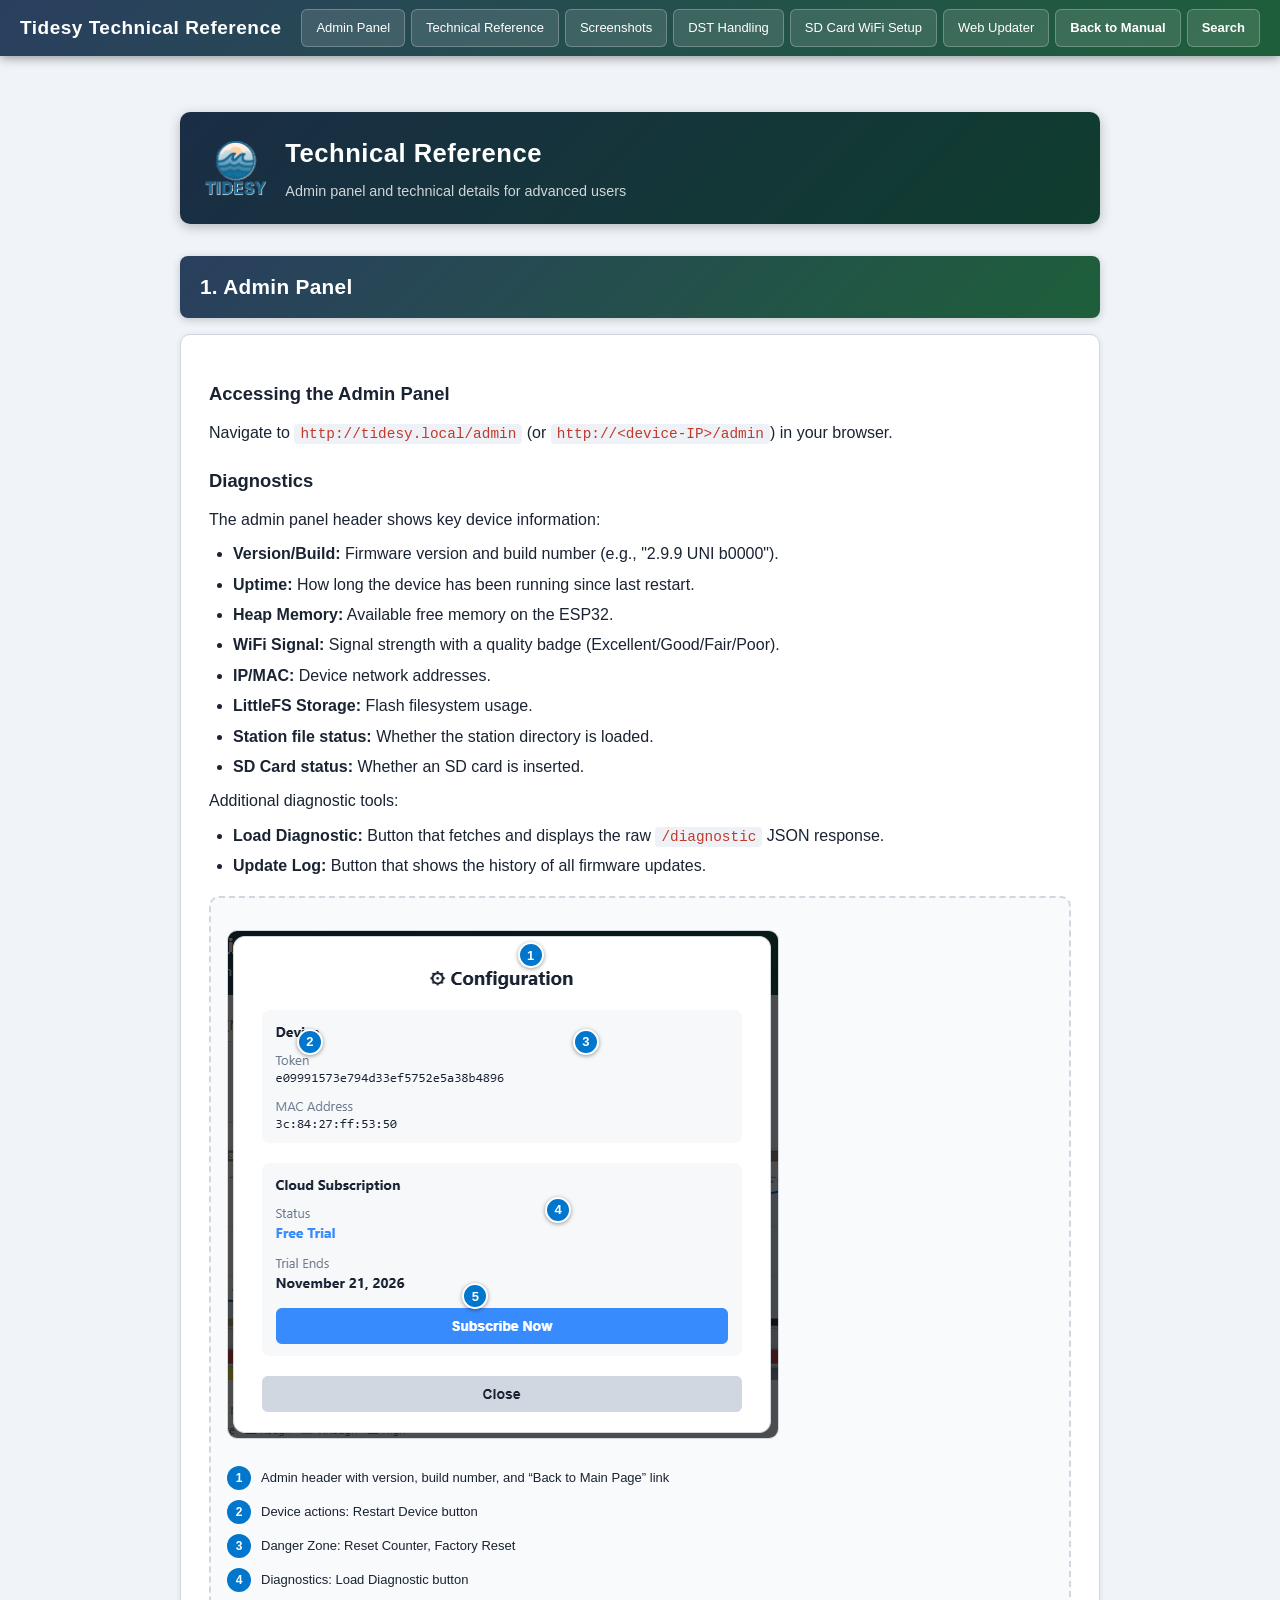
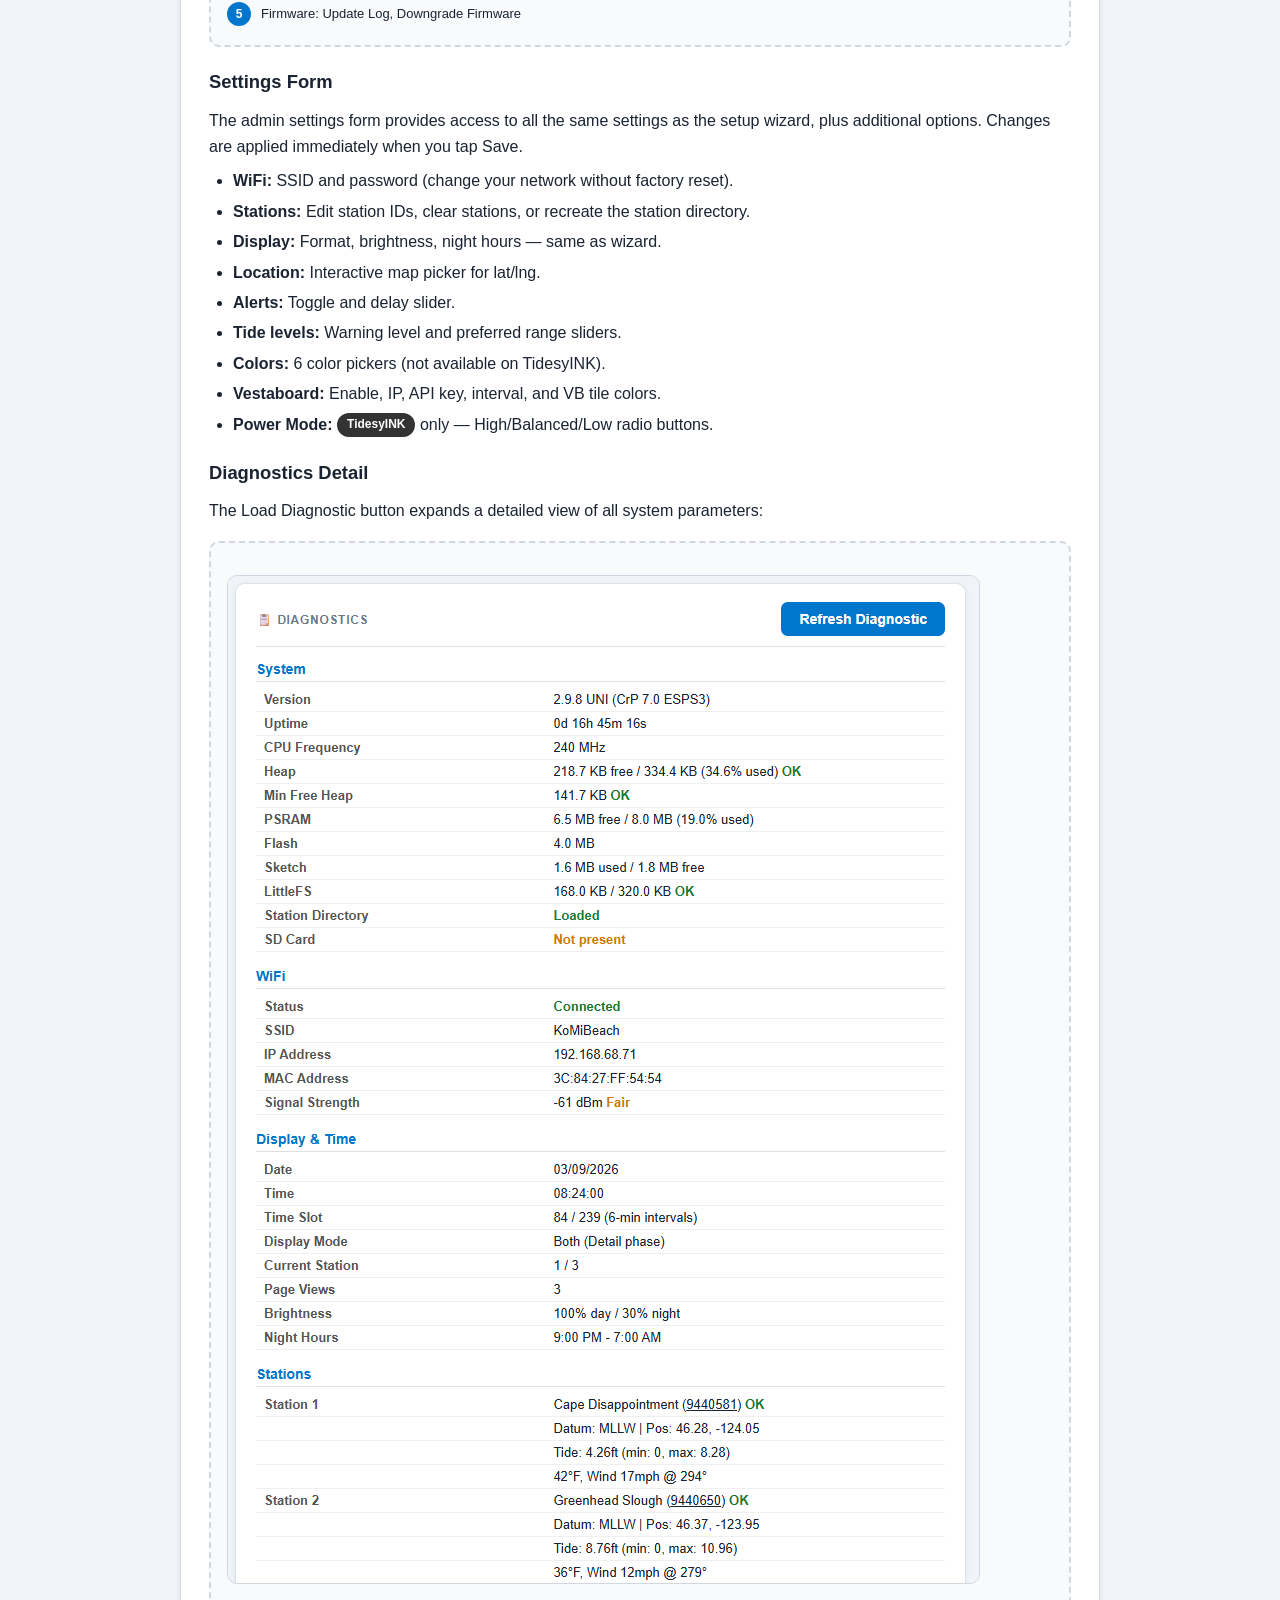
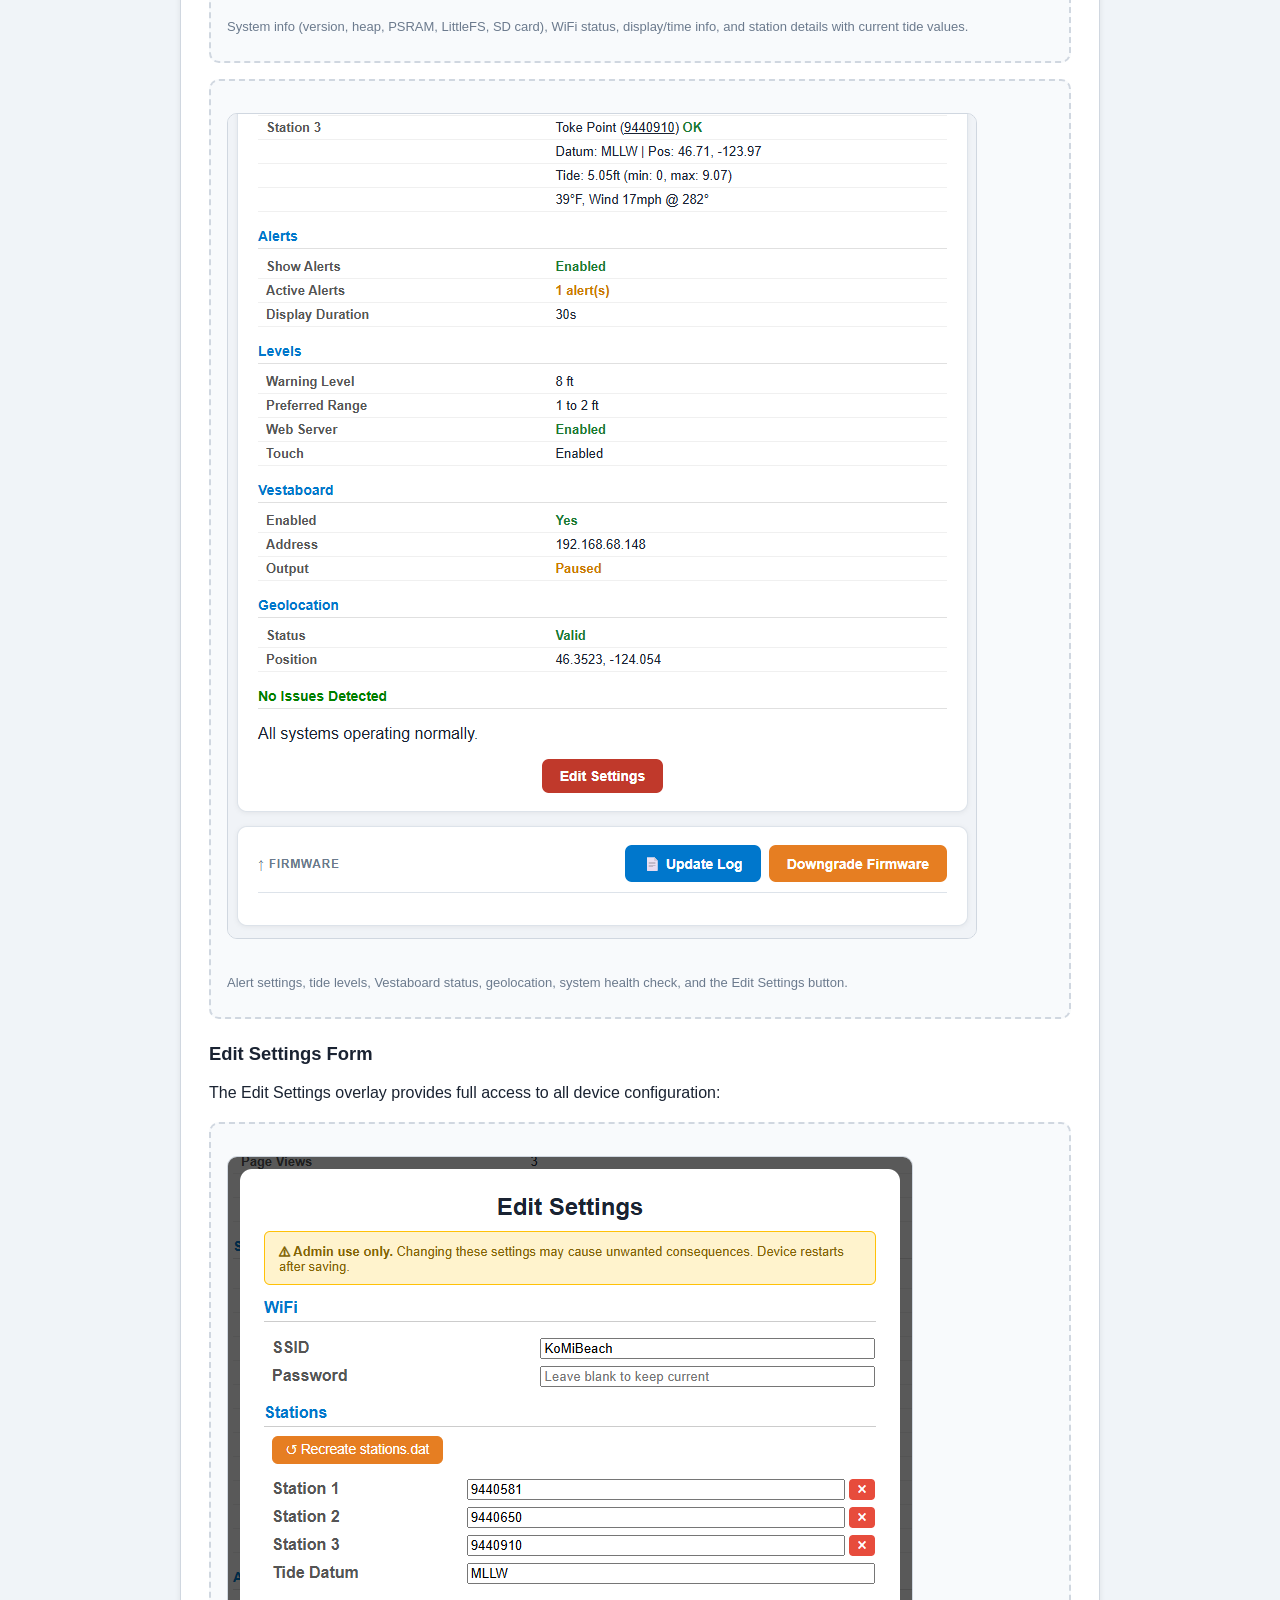
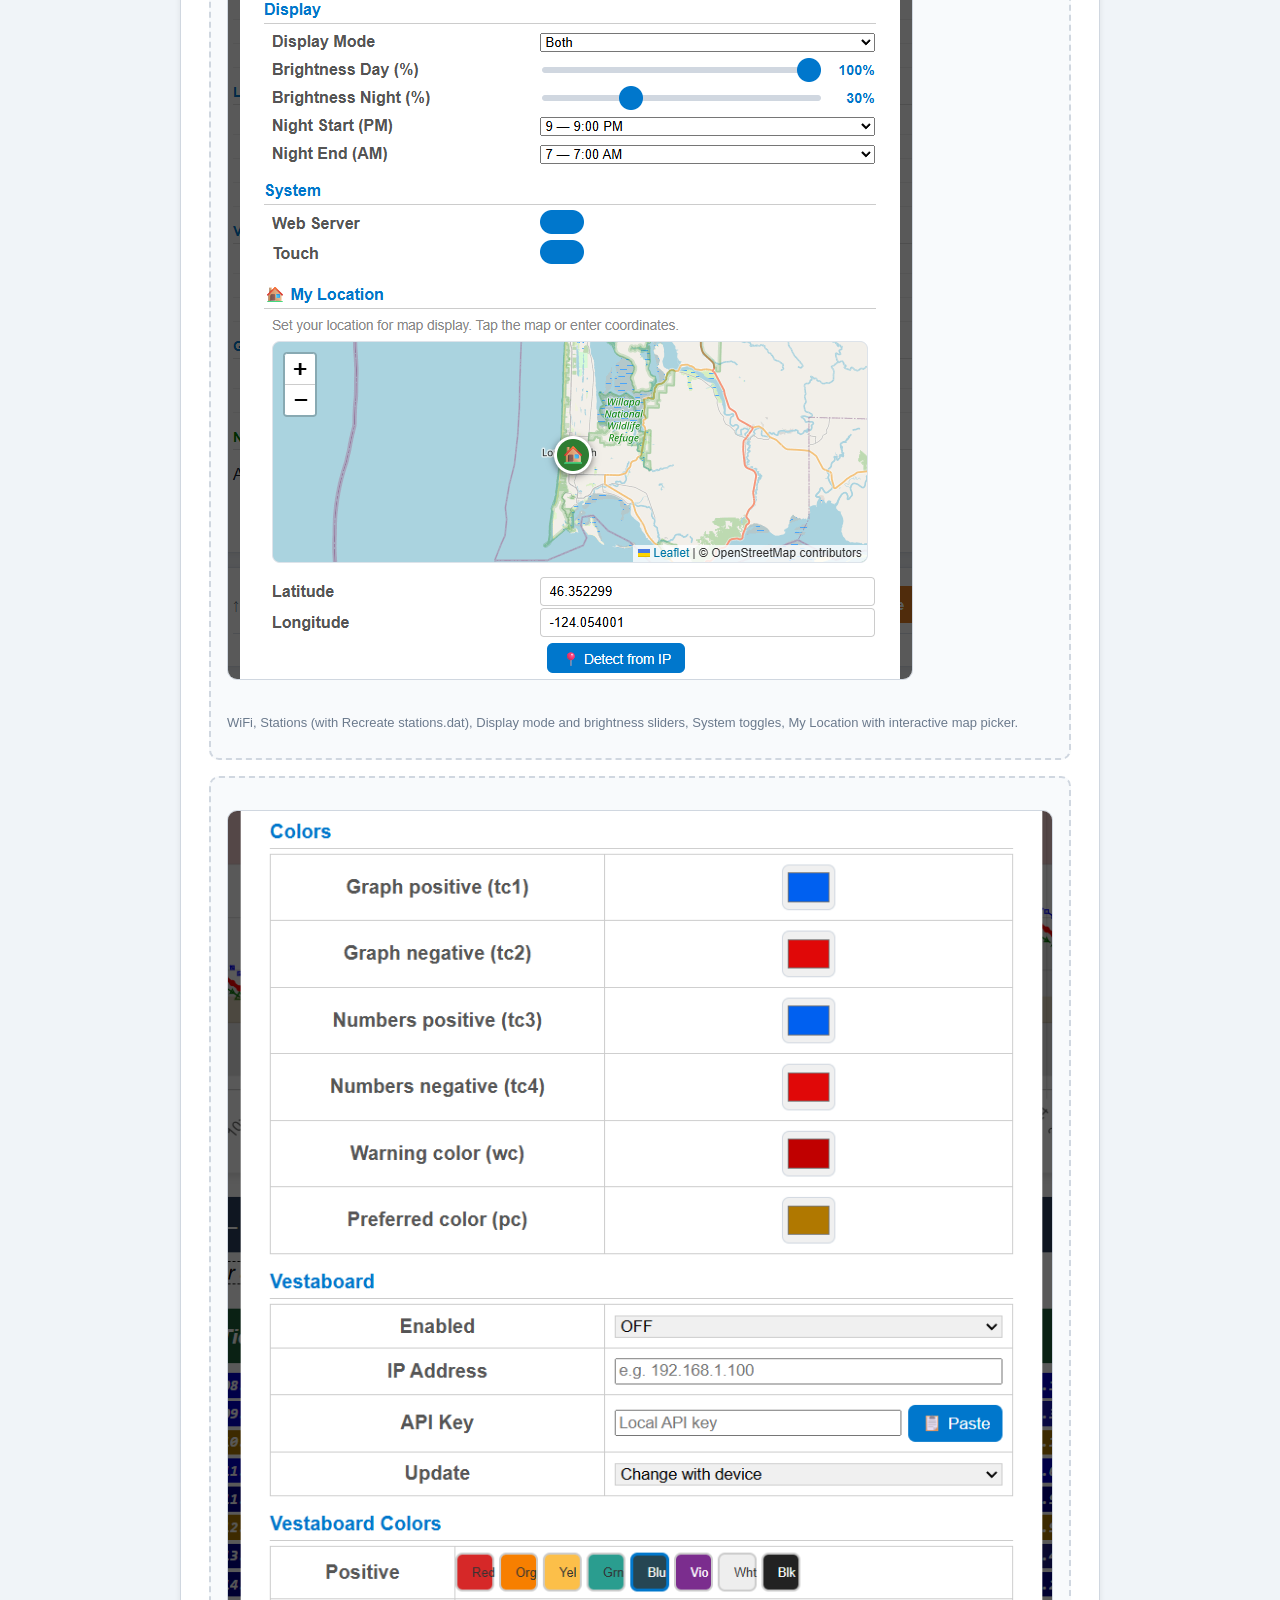
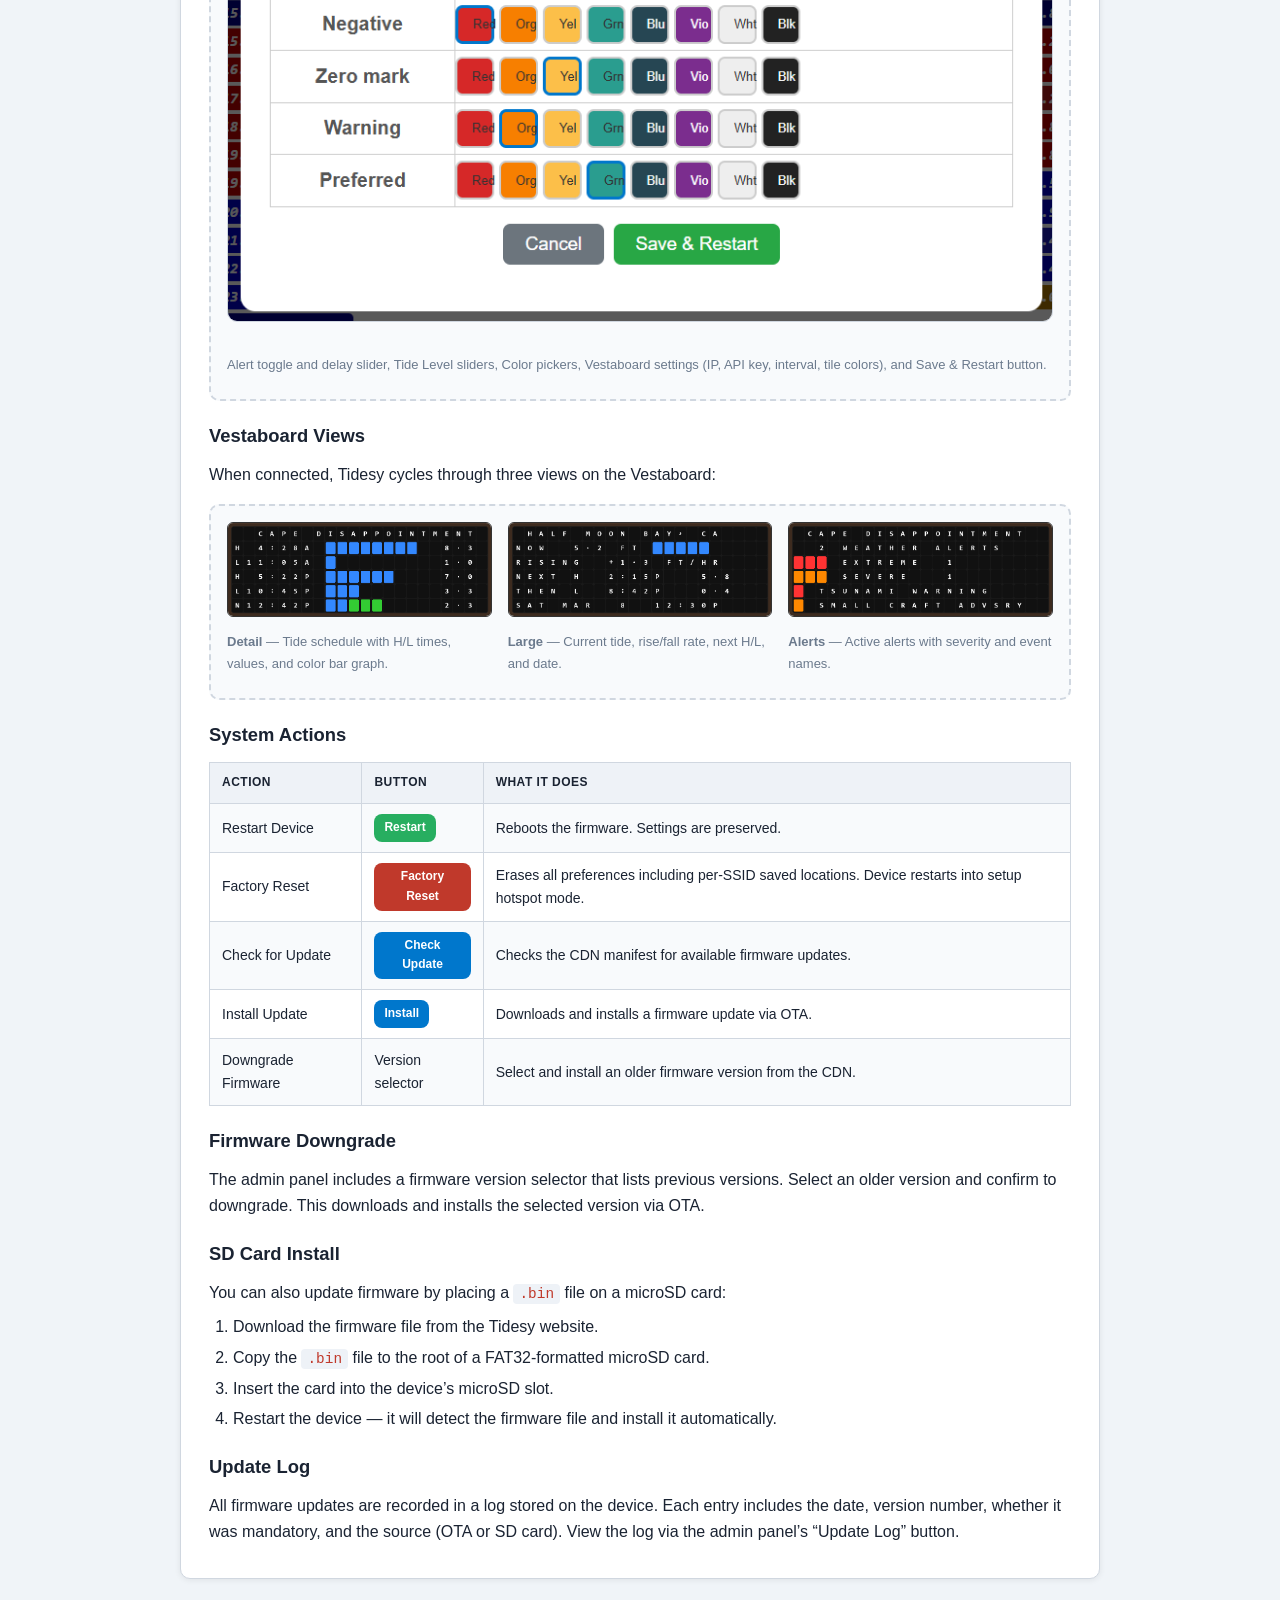
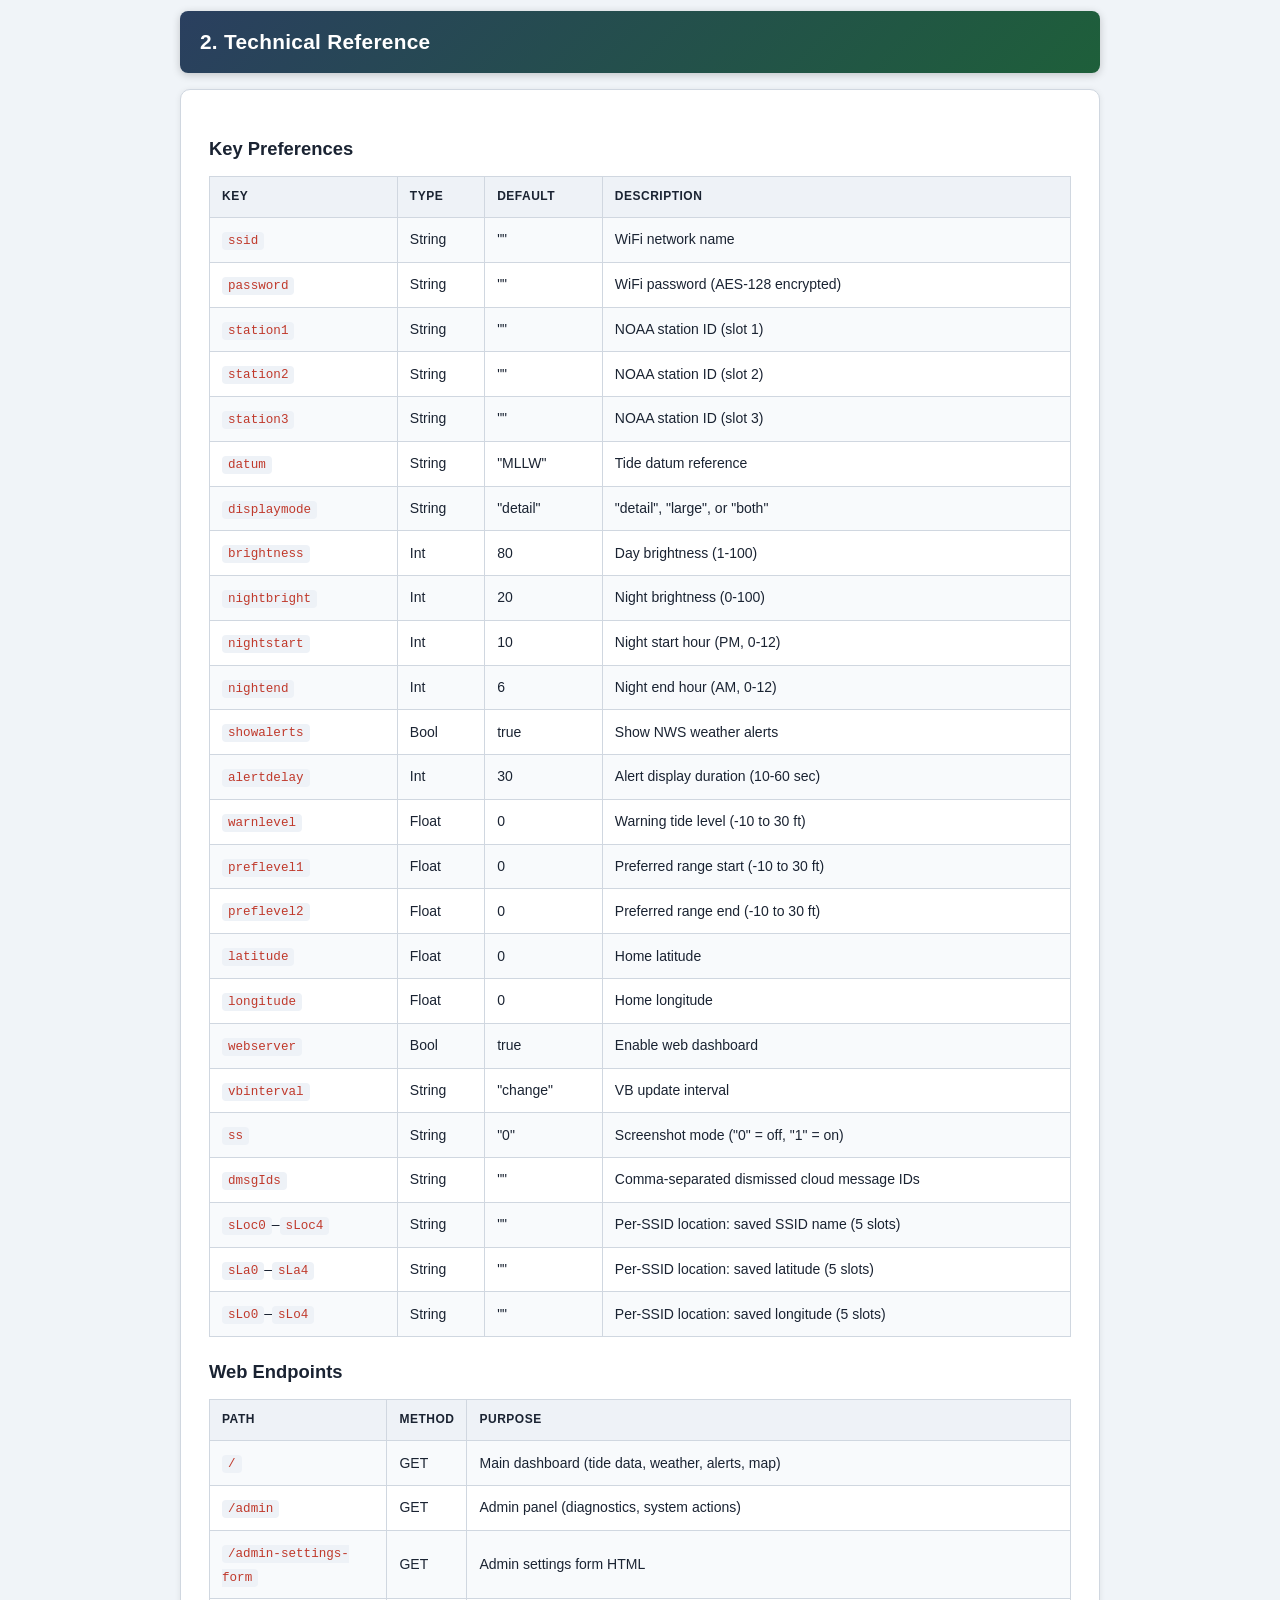
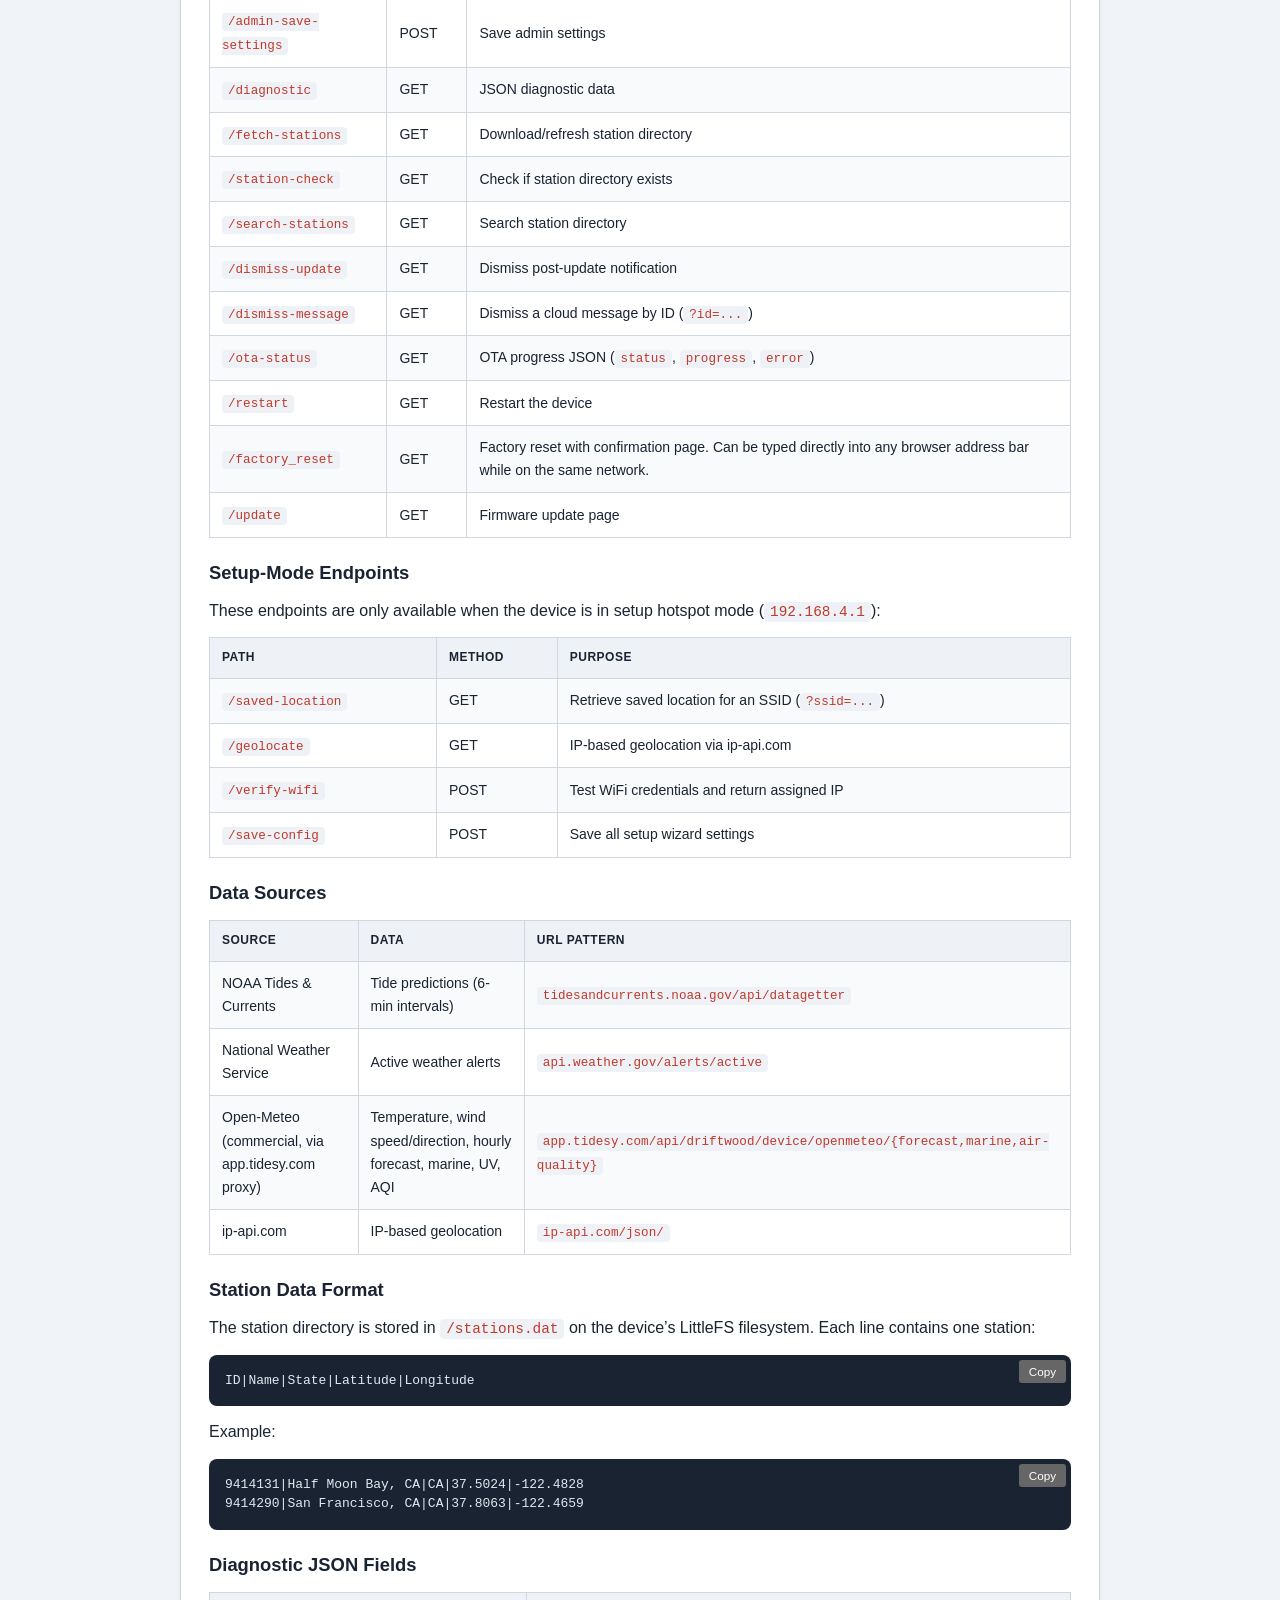
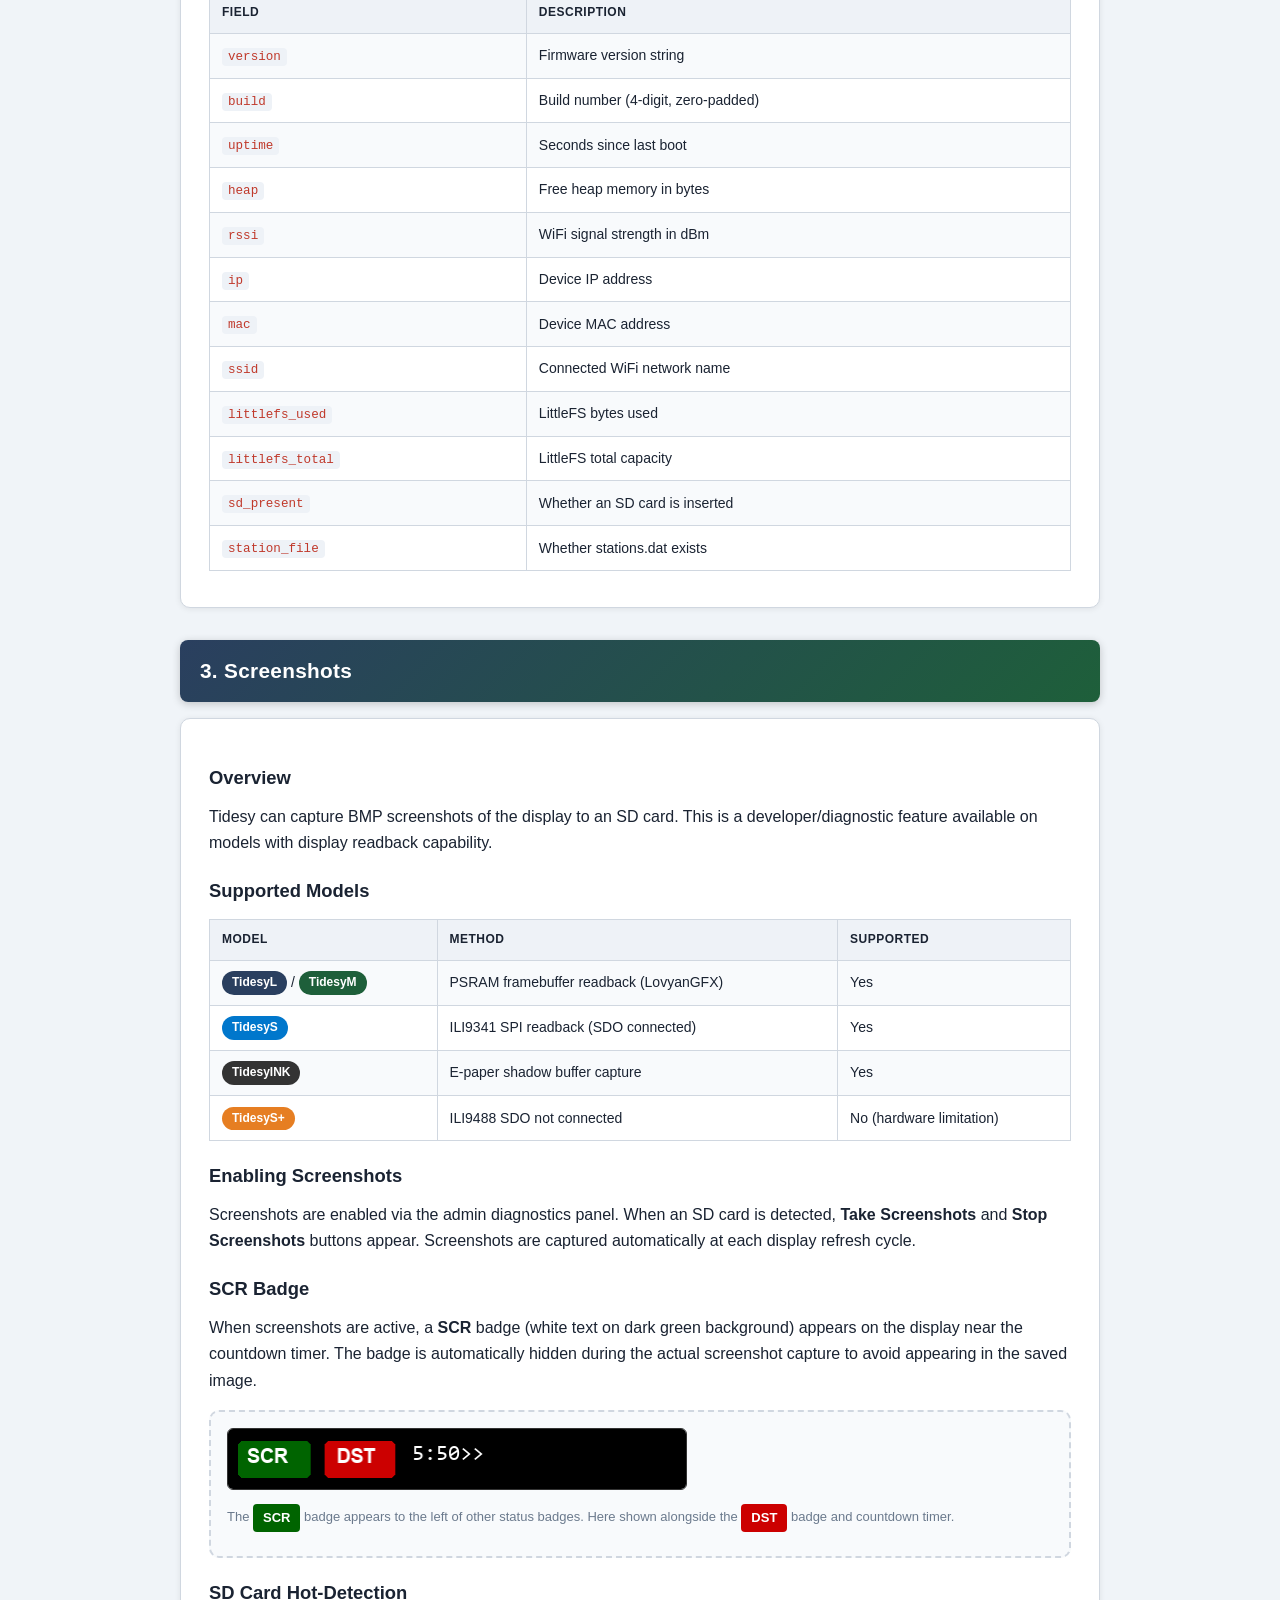
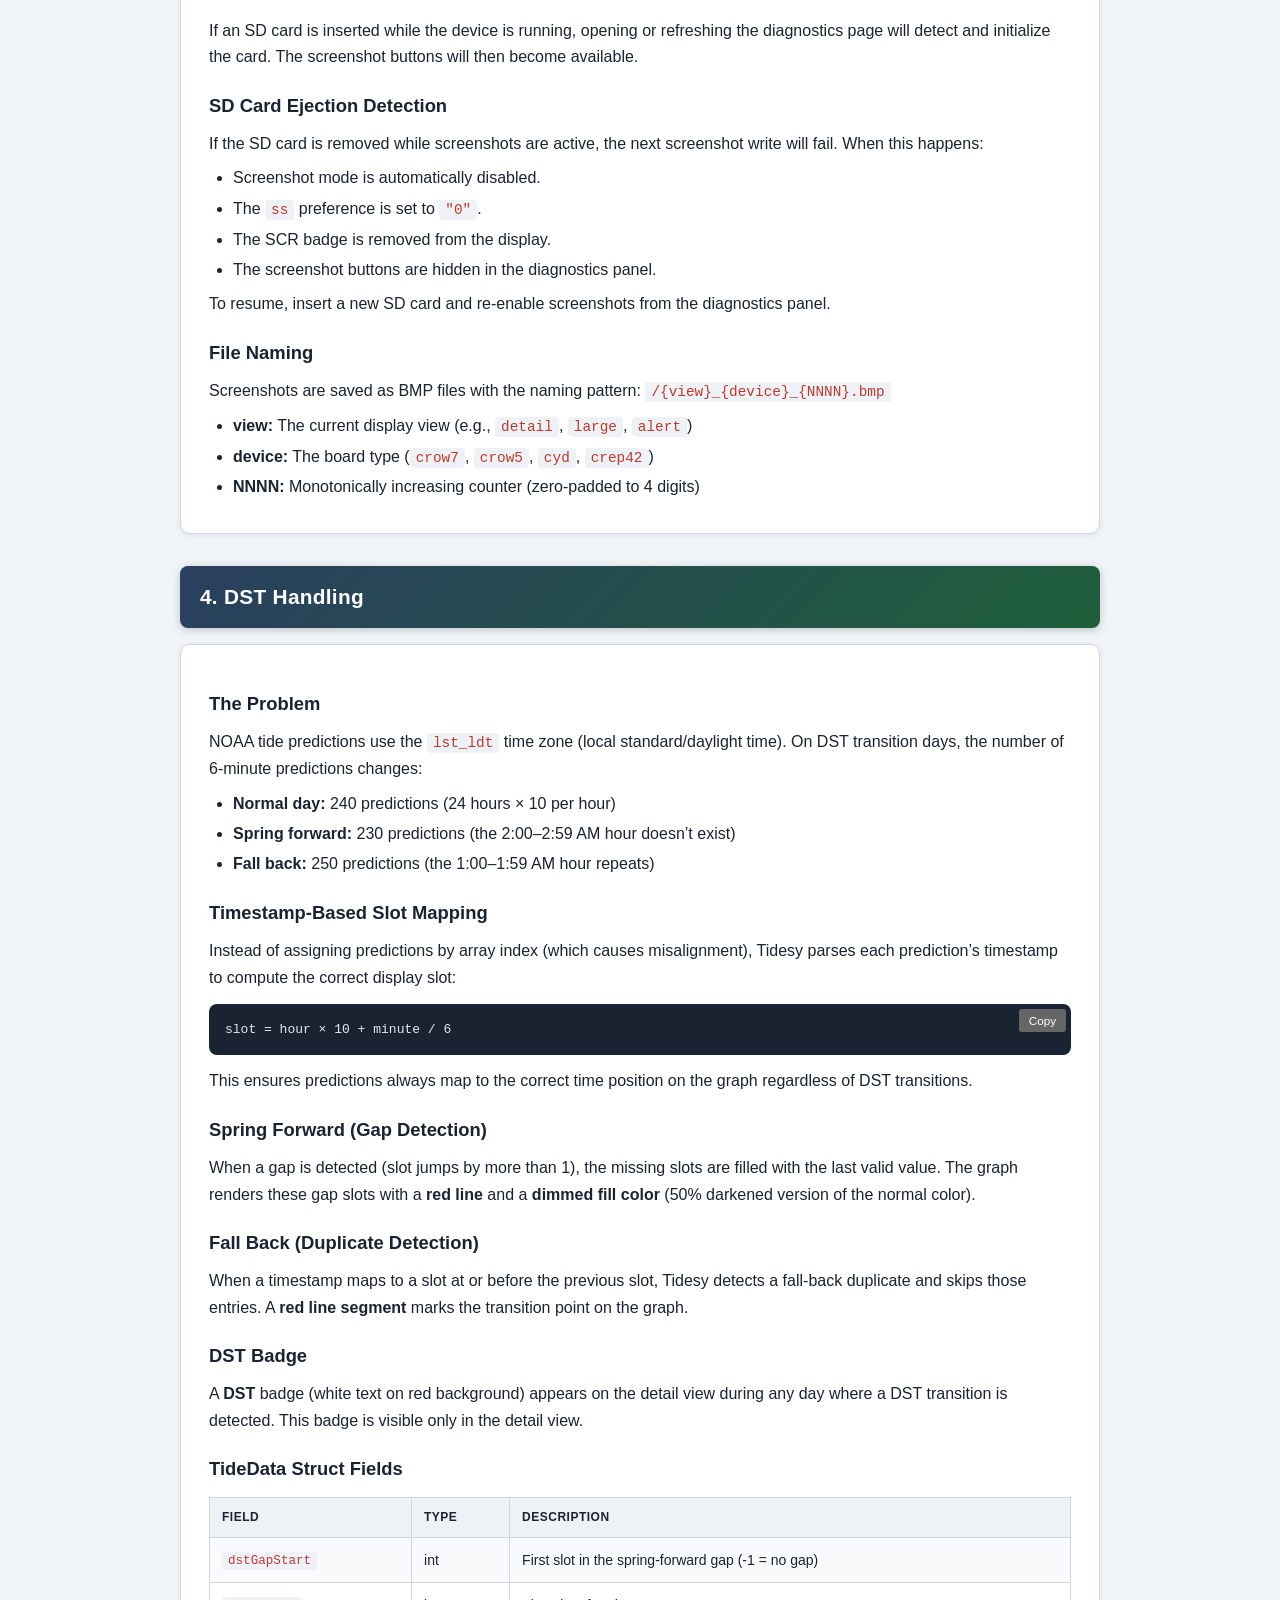
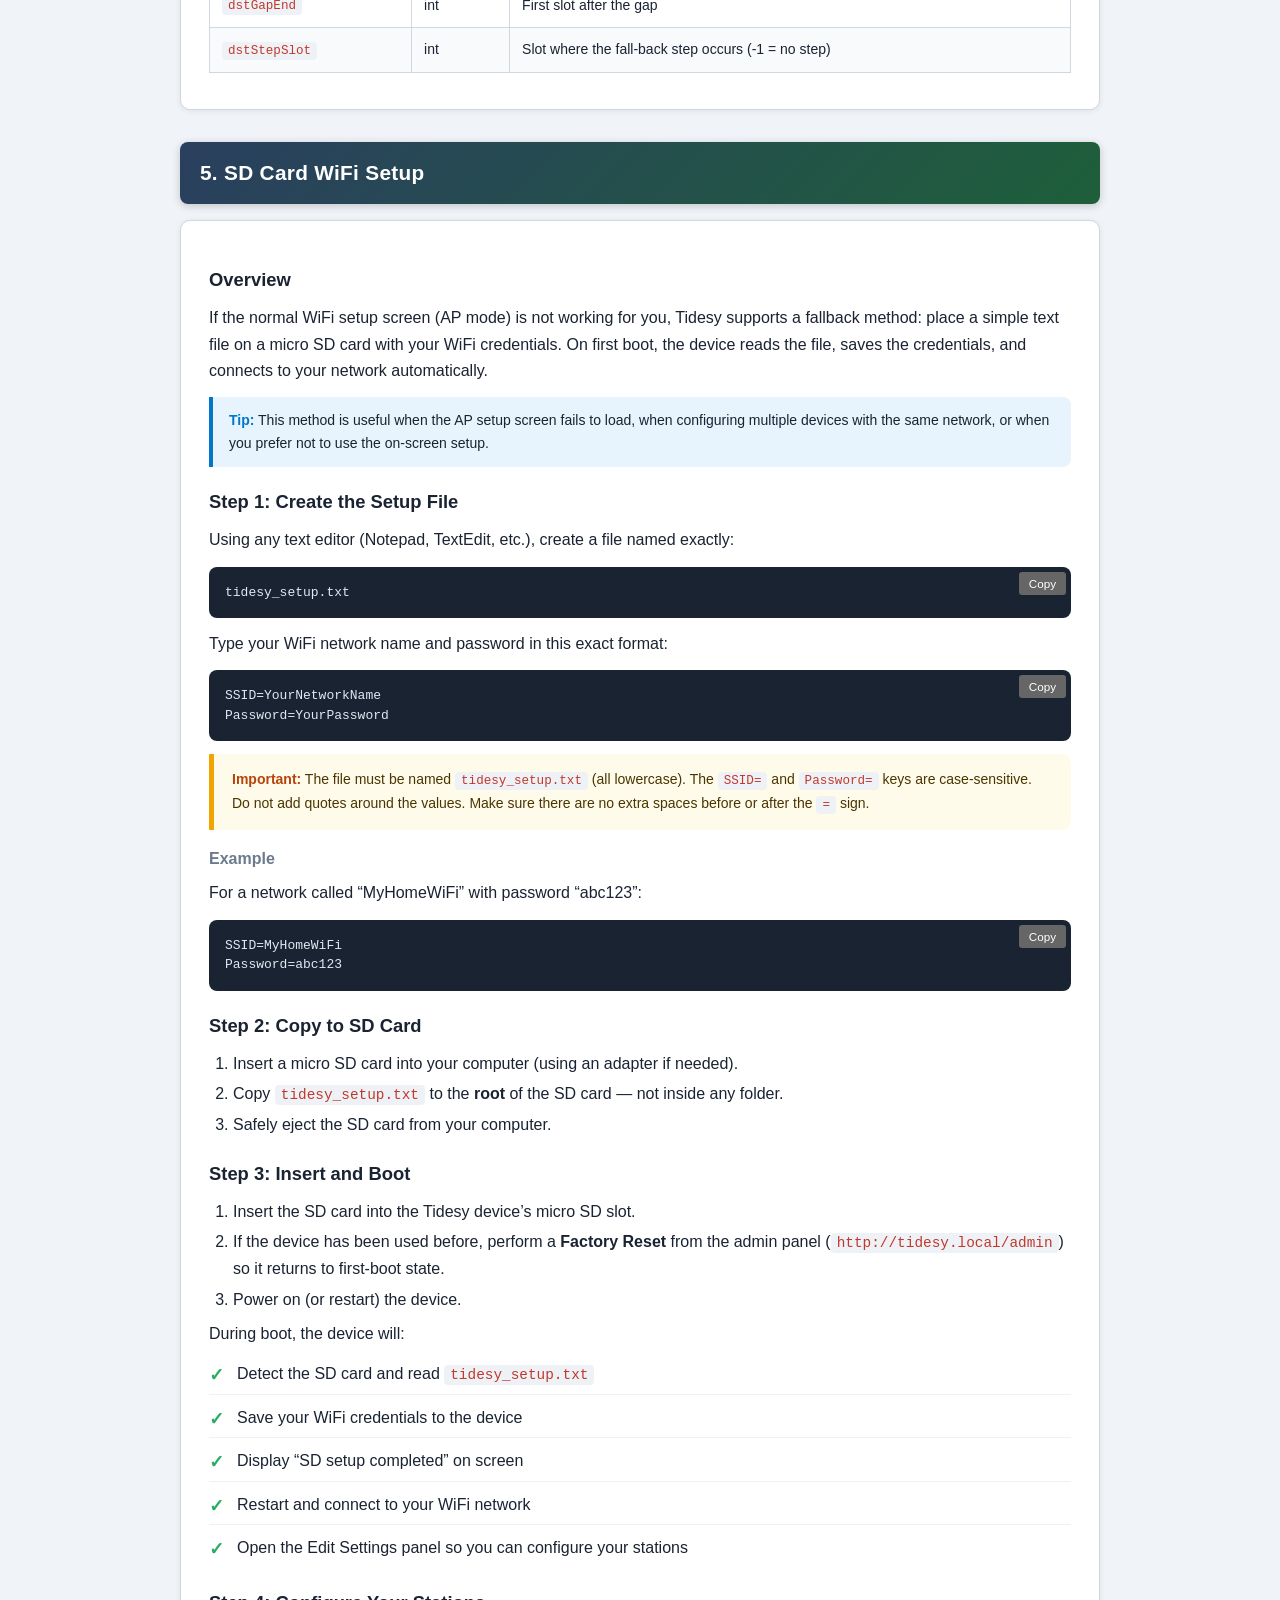
<file: docs/tr-9f4a2b7e.html>
<!DOCTYPE html>
<html lang="en">
<head>
    <meta name="robots" content="noindex, nofollow">
    <meta charset="UTF-8">
    <meta name="viewport" content="width=device-width, initial-scale=1.0">
    <title>Tidesy Technical Reference</title>
    <link rel="stylesheet" href="manual.css">
</head>
<body>

<!-- ========== NAV BAR ========== -->
<nav class="nav-bar">
    <div class="nav-brand">Tidesy Technical Reference</div>
    <button class="nav-hamburger" onclick="toggleMobileMenu()" aria-label="Toggle menu">&#9776;</button>
    <div class="nav-menu">
        <a href="#sec-admin">Admin Panel</a>
        <a href="#sec-techref">Technical Reference</a>
        <a href="#sec-screenshots">Screenshots</a>
        <a href="#sec-dst">DST Handling</a>
        <a href="#sec-sdsetup">SD Card WiFi Setup</a>
        <a href="#sec-webupdater">Web Updater</a>
        <a href="manual.html">Back to Manual</a>
        <a href="#" onclick="toggleSearch(); return false;">Search</a>
    </div>
</nav>

<!-- Search Box -->
<div id="search-box">
    <input type="text" id="searchInput" placeholder="Search the technical reference..." onkeyup="searchContent()">
</div>

<!-- ========== MAIN CONTAINER ========== -->
<div class="container">

<div class="part-header">
    <img src="images/Logo.png" alt="Tidesy logo" class="part-header-logo">
    <div>
        <h1>Technical Reference</h1>
        <p>Admin panel and technical details for advanced users</p>
    </div>
</div>


<!-- ==================== 1. ADMIN PANEL ==================== -->
<div class="section-header" id="sec-admin">
    <h2>1. Admin Panel</h2>
</div>
<div class="section manual-section">
    <h3>Accessing the Admin Panel</h3>
    <p>Navigate to <code>http://tidesy.local/admin</code> (or <code>http://&lt;device-IP&gt;/admin</code>) in your browser.</p>

    <h3>Diagnostics</h3>
    <p>The admin panel header shows key device information:</p>
    <ul>
        <li><strong>Version/Build:</strong> Firmware version and build number (e.g., "2.9.9 UNI b0000").</li>
        <li><strong>Uptime:</strong> How long the device has been running since last restart.</li>
        <li><strong>Heap Memory:</strong> Available free memory on the ESP32.</li>
        <li><strong>WiFi Signal:</strong> Signal strength with a quality badge (Excellent/Good/Fair/Poor).</li>
        <li><strong>IP/MAC:</strong> Device network addresses.</li>
        <li><strong>LittleFS Storage:</strong> Flash filesystem usage.</li>
        <li><strong>Station file status:</strong> Whether the station directory is loaded.</li>
        <li><strong>SD Card status:</strong> Whether an SD card is inserted.</li>
    </ul>
    <p>Additional diagnostic tools:</p>
    <ul>
        <li><strong>Load Diagnostic:</strong> Button that fetches and displays the raw <code>/diagnostic</code> JSON response.</li>
        <li><strong>Update Log:</strong> Button that shows the history of all firmware updates.</li>
    </ul>

    <div class="screenshot-placeholder">
        <div class="screenshot-annotated">
            <img src="images/admin-main-page.png" alt="Admin panel main page showing system actions and diagnostics">
            <span class="callout-pin" style="top:5%;left:55%">1</span>
            <span class="callout-pin" style="top:22%;left:15%">2</span>
            <span class="callout-pin" style="top:22%;left:65%">3</span>
            <span class="callout-pin" style="top:55%;left:60%">4</span>
            <span class="callout-pin" style="top:72%;left:45%">5</span>
        </div>
        <div class="callout-list">
            <div class="callout-item"><span class="callout-num">1</span> Admin header with version, build number, and &ldquo;Back to Main Page&rdquo; link</div>
            <div class="callout-item"><span class="callout-num">2</span> Device actions: Restart Device button</div>
            <div class="callout-item"><span class="callout-num">3</span> Danger Zone: Reset Counter, Factory Reset</div>
            <div class="callout-item"><span class="callout-num">4</span> Diagnostics: Load Diagnostic button</div>
            <div class="callout-item"><span class="callout-num">5</span> Firmware: Update Log, Downgrade Firmware</div>
        </div>
    </div>

    <h3>Settings Form</h3>
    <p>The admin settings form provides access to all the same settings as the setup wizard, plus additional options. Changes are applied immediately when you tap Save.</p>
    <ul>
        <li><strong>WiFi:</strong> SSID and password (change your network without factory reset).</li>
        <li><strong>Stations:</strong> Edit station IDs, clear stations, or recreate the station directory.</li>
        <li><strong>Display:</strong> Format, brightness, night hours &mdash; same as wizard.</li>
        <li><strong>Location:</strong> Interactive map picker for lat/lng.</li>
        <li><strong>Alerts:</strong> Toggle and delay slider.</li>
        <li><strong>Tide levels:</strong> Warning level and preferred range sliders.</li>
        <li><strong>Colors:</strong> 6 color pickers (not available on TidesyINK).</li>
        <li><strong>Vestaboard:</strong> Enable, IP, API key, interval, and VB tile colors.</li>
        <li><strong>Power Mode:</strong> <span class="badge badge-ink">TidesyINK</span> only &mdash; High/Balanced/Low radio buttons.</li>
    </ul>

    <h3>Diagnostics Detail</h3>
    <p>The Load Diagnostic button expands a detailed view of all system parameters:</p>
    <div class="screenshot-placeholder">
        <div class="screenshot-annotated">
            <img src="images/diagnostic-top.png" alt="Diagnostic detail showing system, WiFi, display, and station info">
        </div>
        <p style="font-size:13px;color:#6b7a8d;margin-top:8px;">System info (version, heap, PSRAM, LittleFS, SD card), WiFi status, display/time info, and station details with current tide values.</p>
    </div>
    <div class="screenshot-placeholder">
        <div class="screenshot-annotated">
            <img src="images/diagnostic-bottom.png" alt="Diagnostic detail showing alerts, levels, Vestaboard, and geolocation">
        </div>
        <p style="font-size:13px;color:#6b7a8d;margin-top:8px;">Alert settings, tide levels, Vestaboard status, geolocation, system health check, and the Edit Settings button.</p>
    </div>

    <h3>Edit Settings Form</h3>
    <p>The Edit Settings overlay provides full access to all device configuration:</p>
    <div class="screenshot-placeholder">
        <div class="screenshot-annotated">
            <img src="images/edit-settings-top.png" alt="Edit Settings form showing WiFi, stations, display, and location settings">
        </div>
        <p style="font-size:13px;color:#6b7a8d;margin-top:8px;">WiFi, Stations (with Recreate stations.dat), Display mode and brightness sliders, System toggles, My Location with interactive map picker.</p>
    </div>
    <div class="screenshot-placeholder">
        <div class="screenshot-annotated">
            <img src="images/edit-settings-bottom.png" alt="Edit Settings form showing alerts, tide levels, colors, and Vestaboard">
        </div>
        <p style="font-size:13px;color:#6b7a8d;margin-top:8px;">Alert toggle and delay slider, Tide Level sliders, Color pickers, Vestaboard settings (IP, API key, interval, tile colors), and Save &amp; Restart button.</p>
    </div>

    <h3>Vestaboard Views</h3>
    <p>When connected, Tidesy cycles through three views on the Vestaboard:</p>
    <div class="screenshot-placeholder" style="display:flex;gap:16px;flex-wrap:wrap;">
        <div style="flex:1;min-width:200px;">
            <img src="images/vb-detail-view.png" alt="VB detail view" style="max-width:100%;border-radius:6px;border:1px solid #333;">
            <p style="font-size:13px;color:#6b7a8d;margin-top:6px;"><strong>Detail</strong> &mdash; Tide schedule with H/L times, values, and color bar graph.</p>
        </div>
        <div style="flex:1;min-width:200px;">
            <img src="images/vb-large-view.png" alt="VB large view" style="max-width:100%;border-radius:6px;border:1px solid #333;">
            <p style="font-size:13px;color:#6b7a8d;margin-top:6px;"><strong>Large</strong> &mdash; Current tide, rise/fall rate, next H/L, and date.</p>
        </div>
        <div style="flex:1;min-width:200px;">
            <img src="images/vb-alert-view.png" alt="VB alert view" style="max-width:100%;border-radius:6px;border:1px solid #333;">
            <p style="font-size:13px;color:#6b7a8d;margin-top:6px;"><strong>Alerts</strong> &mdash; Active alerts with severity and event names.</p>
        </div>
    </div>

    <h3>System Actions</h3>
    <table>
        <tr>
            <th>Action</th>
            <th>Button</th>
            <th>What It Does</th>
        </tr>
        <tr>
            <td>Restart Device</td>
            <td><span class="btn btn-green" style="padding:4px 10px; font-size:12px;">Restart</span></td>
            <td>Reboots the firmware. Settings are preserved.</td>
        </tr>
        <tr>
            <td>Factory Reset</td>
            <td><span class="btn btn-red" style="padding:4px 10px; font-size:12px;">Factory Reset</span></td>
            <td>Erases all preferences including per-SSID saved locations. Device restarts into setup hotspot mode.</td>
        </tr>
        <tr>
            <td>Check for Update</td>
            <td><span class="btn btn-blue" style="padding:4px 10px; font-size:12px;">Check Update</span></td>
            <td>Checks the CDN manifest for available firmware updates.</td>
        </tr>
        <tr>
            <td>Install Update</td>
            <td><span class="btn btn-blue" style="padding:4px 10px; font-size:12px;">Install</span></td>
            <td>Downloads and installs a firmware update via OTA.</td>
        </tr>
        <tr>
            <td>Downgrade Firmware</td>
            <td>Version selector</td>
            <td>Select and install an older firmware version from the CDN.</td>
        </tr>
    </table>

    <h3>Firmware Downgrade</h3>
    <p>The admin panel includes a firmware version selector that lists previous versions. Select an older version and confirm to downgrade. This downloads and installs the selected version via OTA.</p>

    <h3>SD Card Install</h3>
    <p>You can also update firmware by placing a <code>.bin</code> file on a microSD card:</p>
    <ol>
        <li>Download the firmware file from the Tidesy website.</li>
        <li>Copy the <code>.bin</code> file to the root of a FAT32-formatted microSD card.</li>
        <li>Insert the card into the device&rsquo;s microSD slot.</li>
        <li>Restart the device &mdash; it will detect the firmware file and install it automatically.</li>
    </ol>

    <h3>Update Log</h3>
    <p>All firmware updates are recorded in a log stored on the device. Each entry includes the date, version number, whether it was mandatory, and the source (OTA or SD card). View the log via the admin panel&rsquo;s &ldquo;Update Log&rdquo; button.</p>
</div>


<!-- ==================== 2. TECHNICAL REFERENCE ==================== -->
<div class="section-header" id="sec-techref">
    <h2>2. Technical Reference</h2>
</div>
<div class="section manual-section">

    <h3>Key Preferences</h3>
    <table>
        <tr>
            <th>Key</th>
            <th>Type</th>
            <th>Default</th>
            <th>Description</th>
        </tr>
        <tr><td><code>ssid</code></td><td>String</td><td>""</td><td>WiFi network name</td></tr>
        <tr><td><code>password</code></td><td>String</td><td>""</td><td>WiFi password (AES-128 encrypted)</td></tr>
        <tr><td><code>station1</code></td><td>String</td><td>""</td><td>NOAA station ID (slot 1)</td></tr>
        <tr><td><code>station2</code></td><td>String</td><td>""</td><td>NOAA station ID (slot 2)</td></tr>
        <tr><td><code>station3</code></td><td>String</td><td>""</td><td>NOAA station ID (slot 3)</td></tr>
        <tr><td><code>datum</code></td><td>String</td><td>"MLLW"</td><td>Tide datum reference</td></tr>
        <tr><td><code>displaymode</code></td><td>String</td><td>"detail"</td><td>"detail", "large", or "both"</td></tr>
        <tr><td><code>brightness</code></td><td>Int</td><td>80</td><td>Day brightness (1-100)</td></tr>
        <tr><td><code>nightbright</code></td><td>Int</td><td>20</td><td>Night brightness (0-100)</td></tr>
        <tr><td><code>nightstart</code></td><td>Int</td><td>10</td><td>Night start hour (PM, 0-12)</td></tr>
        <tr><td><code>nightend</code></td><td>Int</td><td>6</td><td>Night end hour (AM, 0-12)</td></tr>
        <tr><td><code>showalerts</code></td><td>Bool</td><td>true</td><td>Show NWS weather alerts</td></tr>
        <tr><td><code>alertdelay</code></td><td>Int</td><td>30</td><td>Alert display duration (10-60 sec)</td></tr>
        <tr><td><code>warnlevel</code></td><td>Float</td><td>0</td><td>Warning tide level (-10 to 30 ft)</td></tr>
        <tr><td><code>preflevel1</code></td><td>Float</td><td>0</td><td>Preferred range start (-10 to 30 ft)</td></tr>
        <tr><td><code>preflevel2</code></td><td>Float</td><td>0</td><td>Preferred range end (-10 to 30 ft)</td></tr>
        <tr><td><code>latitude</code></td><td>Float</td><td>0</td><td>Home latitude</td></tr>
        <tr><td><code>longitude</code></td><td>Float</td><td>0</td><td>Home longitude</td></tr>
        <tr><td><code>webserver</code></td><td>Bool</td><td>true</td><td>Enable web dashboard</td></tr>
        <tr><td><code>vbinterval</code></td><td>String</td><td>"change"</td><td>VB update interval</td></tr>
        <tr><td><code>ss</code></td><td>String</td><td>"0"</td><td>Screenshot mode ("0" = off, "1" = on)</td></tr>
        <tr><td><code>dmsgIds</code></td><td>String</td><td>""</td><td>Comma-separated dismissed cloud message IDs</td></tr>
        <tr><td><code>sLoc0</code>&ndash;<code>sLoc4</code></td><td>String</td><td>""</td><td>Per-SSID location: saved SSID name (5 slots)</td></tr>
        <tr><td><code>sLa0</code>&ndash;<code>sLa4</code></td><td>String</td><td>""</td><td>Per-SSID location: saved latitude (5 slots)</td></tr>
        <tr><td><code>sLo0</code>&ndash;<code>sLo4</code></td><td>String</td><td>""</td><td>Per-SSID location: saved longitude (5 slots)</td></tr>
    </table>

    <h3>Web Endpoints</h3>
    <table>
        <tr>
            <th>Path</th>
            <th>Method</th>
            <th>Purpose</th>
        </tr>
        <tr><td><code>/</code></td><td>GET</td><td>Main dashboard (tide data, weather, alerts, map)</td></tr>
        <tr><td><code>/admin</code></td><td>GET</td><td>Admin panel (diagnostics, system actions)</td></tr>
        <tr><td><code>/admin-settings-form</code></td><td>GET</td><td>Admin settings form HTML</td></tr>
        <tr><td><code>/admin-save-settings</code></td><td>POST</td><td>Save admin settings</td></tr>
        <tr><td><code>/diagnostic</code></td><td>GET</td><td>JSON diagnostic data</td></tr>
        <tr><td><code>/fetch-stations</code></td><td>GET</td><td>Download/refresh station directory</td></tr>
        <tr><td><code>/station-check</code></td><td>GET</td><td>Check if station directory exists</td></tr>
        <tr><td><code>/search-stations</code></td><td>GET</td><td>Search station directory</td></tr>
        <tr><td><code>/dismiss-update</code></td><td>GET</td><td>Dismiss post-update notification</td></tr>
        <tr><td><code>/dismiss-message</code></td><td>GET</td><td>Dismiss a cloud message by ID (<code>?id=...</code>)</td></tr>
        <tr><td><code>/ota-status</code></td><td>GET</td><td>OTA progress JSON (<code>status</code>, <code>progress</code>, <code>error</code>)</td></tr>
        <tr><td><code>/restart</code></td><td>GET</td><td>Restart the device</td></tr>
        <tr><td><code>/factory_reset</code></td><td>GET</td><td>Factory reset with
confirmation page. Can be typed directly into any browser address bar while
on the same network.</td></tr>
        <tr><td><code>/update</code></td><td>GET</td><td>Firmware update page</td></tr>
    </table>

    <h3>Setup-Mode Endpoints</h3>
    <p>These endpoints are only available when the device is in setup hotspot mode (<code>192.168.4.1</code>):</p>
    <table>
        <tr>
            <th>Path</th>
            <th>Method</th>
            <th>Purpose</th>
        </tr>
        <tr><td><code>/saved-location</code></td><td>GET</td><td>Retrieve saved location for an SSID (<code>?ssid=...</code>)</td></tr>
        <tr><td><code>/geolocate</code></td><td>GET</td><td>IP-based geolocation via ip-api.com</td></tr>
        <tr><td><code>/verify-wifi</code></td><td>POST</td><td>Test WiFi credentials and return assigned IP</td></tr>
        <tr><td><code>/save-config</code></td><td>POST</td><td>Save all setup wizard settings</td></tr>
    </table>

    <h3>Data Sources</h3>
    <table>
        <tr>
            <th>Source</th>
            <th>Data</th>
            <th>URL Pattern</th>
        </tr>
        <tr>
            <td>NOAA Tides &amp; Currents</td>
            <td>Tide predictions (6-min intervals)</td>
            <td><code>tidesandcurrents.noaa.gov/api/datagetter</code></td>
        </tr>
        <tr>
            <td>National Weather Service</td>
            <td>Active weather alerts</td>
            <td><code>api.weather.gov/alerts/active</code></td>
        </tr>
        <tr>
            <td>Open-Meteo (commercial, via app.tidesy.com proxy)</td>
            <td>Temperature, wind speed/direction, hourly forecast, marine, UV, AQI</td>
            <td><code>app.tidesy.com/api/driftwood/device/openmeteo/&#123;forecast,marine,air-quality&#125;</code></td>
        </tr>
        <tr>
            <td>ip-api.com</td>
            <td>IP-based geolocation</td>
            <td><code>ip-api.com/json/</code></td>
        </tr>
    </table>

    <h3>Station Data Format</h3>
    <p>The station directory is stored in <code>/stations.dat</code> on the device&rsquo;s LittleFS filesystem. Each line contains one station:</p>
    <pre><code>ID|Name|State|Latitude|Longitude</code></pre>
    <p>Example:</p>
    <pre><code>9414131|Half Moon Bay, CA|CA|37.5024|-122.4828
9414290|San Francisco, CA|CA|37.8063|-122.4659</code></pre>

    <h3>Diagnostic JSON Fields</h3>
    <table>
        <tr><th>Field</th><th>Description</th></tr>
        <tr><td><code>version</code></td><td>Firmware version string</td></tr>
        <tr><td><code>build</code></td><td>Build number (4-digit, zero-padded)</td></tr>
        <tr><td><code>uptime</code></td><td>Seconds since last boot</td></tr>
        <tr><td><code>heap</code></td><td>Free heap memory in bytes</td></tr>
        <tr><td><code>rssi</code></td><td>WiFi signal strength in dBm</td></tr>
        <tr><td><code>ip</code></td><td>Device IP address</td></tr>
        <tr><td><code>mac</code></td><td>Device MAC address</td></tr>
        <tr><td><code>ssid</code></td><td>Connected WiFi network name</td></tr>
        <tr><td><code>littlefs_used</code></td><td>LittleFS bytes used</td></tr>
        <tr><td><code>littlefs_total</code></td><td>LittleFS total capacity</td></tr>
        <tr><td><code>sd_present</code></td><td>Whether an SD card is inserted</td></tr>
        <tr><td><code>station_file</code></td><td>Whether stations.dat exists</td></tr>
    </table>
</div>


<!-- ==================== 3. SCREENSHOTS ==================== -->
<div class="section-header" id="sec-screenshots">
    <h2>3. Screenshots</h2>
</div>
<div class="section manual-section">
    <h3>Overview</h3>
    <p>Tidesy can capture BMP screenshots of the display to an SD card. This is a developer/diagnostic feature available on models with display readback capability.</p>

    <h3>Supported Models</h3>
    <table>
        <tr><th>Model</th><th>Method</th><th>Supported</th></tr>
        <tr><td><span class="badge badge-l">TidesyL</span> / <span class="badge badge-m">TidesyM</span></td><td>PSRAM framebuffer readback (LovyanGFX)</td><td>Yes</td></tr>
        <tr><td><span class="badge badge-s">TidesyS</span></td><td>ILI9341 SPI readback (SDO connected)</td><td>Yes</td></tr>
        <tr><td><span class="badge badge-ink">TidesyINK</span></td><td>E-paper shadow buffer capture</td><td>Yes</td></tr>
        <tr><td><span class="badge badge-sp">TidesyS+</span></td><td>ILI9488 SDO not connected</td><td>No (hardware limitation)</td></tr>
    </table>

    <h3>Enabling Screenshots</h3>
    <p>Screenshots are enabled via the admin diagnostics panel. When an SD card is detected, <strong>Take Screenshots</strong> and <strong>Stop Screenshots</strong> buttons appear. Screenshots are captured automatically at each display refresh cycle.</p>

    <h3>SCR Badge</h3>
    <p>When screenshots are active, a <strong>SCR</strong> badge (white text on dark green background) appears on the display near the countdown timer. The badge is automatically hidden during the actual screenshot capture to avoid appearing in the saved image.</p>
    <div class="screenshot-placeholder">
        <img src="images/badges-combined-scr-dst.png" alt="SCR and DST badges with countdown timer" style="max-width:460px;border-radius:6px;border:1px solid #333;">
        <p style="font-size:13px;color:#6b7a8d;margin-top:6px;">The <span class="badge-illustration badge-scr">SCR</span> badge appears to the left of other status badges. Here shown alongside the <span class="badge-illustration badge-dst">DST</span> badge and countdown timer.</p>
    </div>

    <h3>SD Card Hot-Detection</h3>
    <p>If an SD card is inserted while the device is running, opening or refreshing the diagnostics page will detect and initialize the card. The screenshot buttons will then become available.</p>

    <h3>SD Card Ejection Detection</h3>
    <p>If the SD card is removed while screenshots are active, the next screenshot write will fail. When this happens:</p>
    <ul>
        <li>Screenshot mode is automatically disabled.</li>
        <li>The <code>ss</code> preference is set to <code>"0"</code>.</li>
        <li>The SCR badge is removed from the display.</li>
        <li>The screenshot buttons are hidden in the diagnostics panel.</li>
    </ul>
    <p>To resume, insert a new SD card and re-enable screenshots from the diagnostics panel.</p>

    <h3>File Naming</h3>
    <p>Screenshots are saved as BMP files with the naming pattern: <code>/{view}_{device}_{NNNN}.bmp</code></p>
    <ul>
        <li><strong>view:</strong> The current display view (e.g., <code>detail</code>, <code>large</code>, <code>alert</code>)</li>
        <li><strong>device:</strong> The board type (<code>crow7</code>, <code>crow5</code>, <code>cyd</code>, <code>crep42</code>)</li>
        <li><strong>NNNN:</strong> Monotonically increasing counter (zero-padded to 4 digits)</li>
    </ul>
</div>


<!-- ==================== 4. DST HANDLING ==================== -->
<div class="section-header" id="sec-dst">
    <h2>4. DST Handling</h2>
</div>
<div class="section manual-section">
    <h3>The Problem</h3>
    <p>NOAA tide predictions use the <code>lst_ldt</code> time zone (local standard/daylight time). On DST transition days, the number of 6-minute predictions changes:</p>
    <ul>
        <li><strong>Normal day:</strong> 240 predictions (24 hours &times; 10 per hour)</li>
        <li><strong>Spring forward:</strong> 230 predictions (the 2:00&ndash;2:59 AM hour doesn&rsquo;t exist)</li>
        <li><strong>Fall back:</strong> 250 predictions (the 1:00&ndash;1:59 AM hour repeats)</li>
    </ul>

    <h3>Timestamp-Based Slot Mapping</h3>
    <p>Instead of assigning predictions by array index (which causes misalignment), Tidesy parses each prediction&rsquo;s timestamp to compute the correct display slot:</p>
    <pre><code>slot = hour &times; 10 + minute / 6</code></pre>
    <p>This ensures predictions always map to the correct time position on the graph regardless of DST transitions.</p>

    <h3>Spring Forward (Gap Detection)</h3>
    <p>When a gap is detected (slot jumps by more than 1), the missing slots are filled with the last valid value. The graph renders these gap slots with a <strong>red line</strong> and a <strong>dimmed fill color</strong> (50% darkened version of the normal color).</p>

    <h3>Fall Back (Duplicate Detection)</h3>
    <p>When a timestamp maps to a slot at or before the previous slot, Tidesy detects a fall-back duplicate and skips those entries. A <strong>red line segment</strong> marks the transition point on the graph.</p>

    <h3>DST Badge</h3>
    <p>A <strong>DST</strong> badge (white text on red background) appears on the detail view during any day where a DST transition is detected. This badge is visible only in the detail view.</p>

    <h3>TideData Struct Fields</h3>
    <table>
        <tr><th>Field</th><th>Type</th><th>Description</th></tr>
        <tr><td><code>dstGapStart</code></td><td>int</td><td>First slot in the spring-forward gap (-1 = no gap)</td></tr>
        <tr><td><code>dstGapEnd</code></td><td>int</td><td>First slot after the gap</td></tr>
        <tr><td><code>dstStepSlot</code></td><td>int</td><td>Slot where the fall-back step occurs (-1 = no step)</td></tr>
    </table>
</div>


<!-- ==================== 5. SD CARD WIFI SETUP ==================== -->
<div class="section-header" id="sec-sdsetup">
    <h2>5. SD Card WiFi Setup</h2>
</div>
<div class="section manual-section">
    <h3>Overview</h3>
    <p>If the normal WiFi setup screen (AP mode) is not working for you, Tidesy supports a fallback method: place a simple text file on a micro SD card with your WiFi credentials. On first boot, the device reads the file, saves the credentials, and connects to your network automatically.</p>

    <div class="tip-box">
        <strong>Tip:</strong> This method is useful when the AP setup screen fails to load, when configuring multiple devices with the same network, or when you prefer not to use the on-screen setup.
    </div>

    <h3>Step 1: Create the Setup File</h3>
    <p>Using any text editor (Notepad, TextEdit, etc.), create a file named exactly:</p>
    <pre><code>tidesy_setup.txt</code></pre>
    <p>Type your WiFi network name and password in this exact format:</p>
    <pre><code>SSID=YourNetworkName
Password=YourPassword</code></pre>

    <div class="warning-banner">
        <div>
            <strong>Important:</strong> The file must be named <code>tidesy_setup.txt</code> (all lowercase). The <code>SSID=</code> and <code>Password=</code> keys are case-sensitive. Do not add quotes around the values. Make sure there are no extra spaces before or after the <code>=</code> sign.
        </div>
    </div>

    <h4>Example</h4>
    <p>For a network called &ldquo;MyHomeWiFi&rdquo; with password &ldquo;abc123&rdquo;:</p>
    <pre><code>SSID=MyHomeWiFi
Password=abc123</code></pre>

    <h3>Step 2: Copy to SD Card</h3>
    <ol>
        <li>Insert a micro SD card into your computer (using an adapter if needed).</li>
        <li>Copy <code>tidesy_setup.txt</code> to the <strong>root</strong> of the SD card &mdash; not inside any folder.</li>
        <li>Safely eject the SD card from your computer.</li>
    </ol>

    <h3>Step 3: Insert and Boot</h3>
    <ol>
        <li>Insert the SD card into the Tidesy device&rsquo;s micro SD slot.</li>
        <li>If the device has been used before, perform a <strong>Factory Reset</strong> from the admin panel (<code>http://tidesy.local/admin</code>) so it returns to first-boot state.</li>
        <li>Power on (or restart) the device.</li>
    </ol>
    <p>During boot, the device will:</p>
    <ul class="checklist">
        <li>Detect the SD card and read <code>tidesy_setup.txt</code></li>
        <li>Save your WiFi credentials to the device</li>
        <li>Display &ldquo;SD setup completed&rdquo; on screen</li>
        <li>Restart and connect to your WiFi network</li>
        <li>Open the Edit Settings panel so you can configure your stations</li>
    </ul>

    <h3>Step 4: Configure Your Stations</h3>
    <p>After the device connects to WiFi, the <strong>Edit Settings</strong> panel opens automatically on the dashboard. Use it to select your tide stations and adjust display preferences. You can also access settings later from the web dashboard at <code>http://tidesy.local</code>.</p>

    <div class="note-box">
        <strong>Placement:</strong> Keep Tidesy at least 3 feet (1 meter) from your router and other electronics. Being too close can cause connection problems.
    </div>

    <h3>After Setup</h3>
    <p>Once the device is configured, the SD card file is no longer needed. The device only reads <code>tidesy_setup.txt</code> when no WiFi credentials are stored (first boot or after a factory reset). You can remove the SD card or leave it inserted &mdash; it will not be read again until the next factory reset.</p>

    <div class="note-box">
        <strong>Note:</strong> If the SD card is not inserted or the file is missing, the device falls back to the normal AP setup screen. This SD method is an alternative, not a replacement.
    </div>

    <h3>Troubleshooting</h3>
    <table>
        <tr><th>Symptom</th><th>Cause</th><th>Fix</th></tr>
        <tr>
            <td>Device shows AP setup screen instead of &ldquo;SD setup completed&rdquo;</td>
            <td>File not found on SD card</td>
            <td>Verify the file is named <code>tidesy_setup.txt</code> and is in the root directory (not in a subfolder)</td>
        </tr>
        <tr>
            <td>Device shows AP setup screen despite file being present</td>
            <td>SSID or Password line is missing or malformed</td>
            <td>Check that both <code>SSID=</code> and <code>Password=</code> lines exist with values after the <code>=</code></td>
        </tr>
        <tr>
            <td>&ldquo;SD setup completed&rdquo; appears but device fails to connect</td>
            <td>Incorrect SSID or password in the file</td>
            <td>Double-check the network name and password; they are case-sensitive</td>
        </tr>
        <tr>
            <td>Device boots normally and ignores the SD file</td>
            <td>WiFi credentials already stored on device</td>
            <td>Perform a Factory Reset from the admin panel first, then reboot with the SD card inserted</td>
        </tr>
    </table>

    <h3>Quick Reference</h3>
    <div class="quick-ref-card">
        <h3>SD Card WiFi Setup</h3>
        <div class="quick-ref-grid">
            <div class="quick-ref-item">
                <strong>File Name</strong>
                <span><code>tidesy_setup.txt</code></span>
            </div>
            <div class="quick-ref-item">
                <strong>Location</strong>
                <span>Root of SD card</span>
            </div>
            <div class="quick-ref-item">
                <strong>Format</strong>
                <span><code>SSID=</code> and <code>Password=</code></span>
            </div>
            <div class="quick-ref-item">
                <strong>When It Runs</strong>
                <span>First boot only (no saved WiFi)</span>
            </div>
        </div>
    </div>
</div>


<!-- ==================== 6. WEB FIRMWARE UPDATER ==================== -->
<div class="section-header" id="sec-webupdater">
    <h2>6. Web Firmware Updater</h2>
</div>
<div class="section manual-section">
    <h3>Overview</h3>
    <p>The Web Firmware Updater is a browser-based USB flashing tool built on <a href="https://esphome.github.io/esp-web-tools/" target="_blank" rel="noopener">ESP Web Tools</a>. It exists as a fallback for devices on firmware versions <strong>v3.0.0</strong> and <strong>v3.0.1</strong>, whose OTA manifest URL pointed to a Shopify CDN that cached an outdated copy of the manifest and refused to refresh. From <strong>v3.0.2</strong> onward, devices fetch the manifest directly from GitHub Pages and self-update normally over WiFi.</p>

    <div class="note-box">
        <strong>Audience:</strong> end users with v3.0.0/v3.0.1 devices stuck in the cache loop. Anyone on v3.0.2 or newer should never need this.
    </div>

    <h3>Public URLs</h3>
    <table>
        <tr><th>Resource</th><th>URL</th></tr>
        <tr>
            <td>Updater page</td>
            <td><code>https://bernhardkohlmeier.github.io/tidesy-firmware-releases/updater/</code></td>
        </tr>
        <tr>
            <td>Updater user guide</td>
            <td><code>https://bernhardkohlmeier.github.io/tidesy-firmware-releases/updater-guide.html</code></td>
        </tr>
        <tr>
            <td>OTA manifest (firmware fetches this)</td>
            <td><code>https://bernhardkohlmeier.github.io/tidesy-firmware-releases/tidesy_manifest.json</code></td>
        </tr>
    </table>

    <h3>Browser Requirements</h3>
    <p>The updater uses the Web Serial API, which is only implemented in Chromium-based desktop browsers. Supported: <strong>Google Chrome</strong>, <strong>Microsoft Edge</strong>. Not supported: Firefox, Safari, any mobile browser.</p>

    <h3>Repository Layout</h3>
    <p>All updater assets live in the <code>tidesy-firmware-releases</code> GitHub repository, served via GitHub Pages from the <code>docs/</code> folder:</p>
    <pre><code>tidesy-firmware-releases/
  docs/
    tidesy_manifest.json          ← OTA manifest (CRITICAL: must be in docs/, not repo root)
    updater-guide.html            ← User-facing guide
    updater/
      index.html                  ← Updater page (model selector + install button)
      firmware/
        manifest_crow5.json       ← ESP Web Tools manifest for Tidesy M
        manifest_crow7.json       ← ESP Web Tools manifest for Tidesy L
        crow5/
          bootloader.bin          ← flashed at 0x0
          partitions.bin          ← flashed at 0x8000
          boot_app0.bin           ← flashed at 0xe000 (otadata)
          firmware.bin            ← flashed at 0x10000
        crow7/
          bootloader.bin
          partitions.bin
          boot_app0.bin
          firmware.bin</code></pre>

    <div class="warning-banner">
        <div>
            <strong>Critical:</strong> <code>tidesy_manifest.json</code> must live in <code>docs/</code> &mdash; GitHub Pages serves only the <code>docs/</code> tree. A copy at the repo root returns 404 and OTA pickup silently fails.
        </div>
    </div>

    <h3>ESP Web Tools Manifest Format</h3>
    <p>Each board has its own manifest. Parts are listed individually with their flash offsets &mdash; <strong>do not use a single merged binary</strong> (see Pitfalls below).</p>
    <pre><code>{
  "name": "Tidesy M",
  "version": "3.0.2",
  "new_install_prompt_erase": true,
  "builds": [{
    "chipFamily": "ESP32-S3",
    "parts": [
      { "path": "crow5/bootloader.bin", "offset": 0 },
      { "path": "crow5/partitions.bin", "offset": 32768 },
      { "path": "crow5/boot_app0.bin",  "offset": 57344 },
      { "path": "crow5/firmware.bin",   "offset": 65536 }
    ]
  }]
}</code></pre>

    <p>Key fields:</p>
    <ul>
        <li><code>name</code> &mdash; shown to the user in the install dialog. Uses the device branding (<strong>Tidesy M</strong>, <strong>Tidesy L</strong>), not the internal board codename.</li>
        <li><code>new_install_prompt_erase: true</code> &mdash; presents the user with an &ldquo;Erase device&rdquo; checkbox. Leaving it unchecked preserves NVS (WiFi credentials, station selection, brightness, all <code>prefs</code> entries).</li>
        <li><code>parts</code> &mdash; one entry per flash region. ESP Web Tools writes only these byte ranges, leaving the NVS partition at <code>0x9000</code> completely untouched.</li>
    </ul>

    <h3>Partition Layout (ESP32-S3, custom <code>partitions.csv</code>)</h3>
    <table>
        <tr><th>Name</th><th>Offset</th><th>Size</th><th>Notes</th></tr>
        <tr><td>bootloader</td><td><code>0x0000</code></td><td>~20 KB</td><td>Written by updater</td></tr>
        <tr><td>partition table</td><td><code>0x8000</code></td><td>3 KB</td><td>Written by updater</td></tr>
        <tr><td><strong>nvs</strong></td><td><code>0x9000</code></td><td>20 KB</td><td><strong>Holds all prefs &mdash; updater MUST NOT touch</strong></td></tr>
        <tr><td>otadata (boot_app0)</td><td><code>0xe000</code></td><td>8 KB</td><td>Written by updater</td></tr>
        <tr><td>app0 (ota_0)</td><td><code>0x10000</code></td><td>1856 KB</td><td>Written by updater (firmware.bin)</td></tr>
        <tr><td>app1 (ota_1)</td><td><code>0x1E0000</code></td><td>1856 KB</td><td>Untouched</td></tr>
        <tr><td>spiffs (LittleFS)</td><td><code>0x3B0000</code></td><td>320 KB</td><td>Untouched (firmware auto-formats if blank)</td></tr>
    </table>

    <h3>Building the Binaries</h3>
    <p>For each board, compile with the standard Arduino CLI command and copy four artifacts from the build directory:</p>
    <ol>
        <li><code>Tidesy.ino.bootloader.bin</code> &rarr; <code>firmware/&lt;board&gt;/bootloader.bin</code></li>
        <li><code>Tidesy.ino.partitions.bin</code> &rarr; <code>firmware/&lt;board&gt;/partitions.bin</code></li>
        <li><code>boot_app0.bin</code> from the ESP32 core (<code>AppData/Local/Arduino15/packages/esp32/hardware/esp32/3.1.1/tools/partitions/boot_app0.bin</code>) &rarr; <code>firmware/&lt;board&gt;/boot_app0.bin</code></li>
        <li><code>Tidesy.ino.bin</code> &rarr; <code>firmware/&lt;board&gt;/firmware.bin</code></li>
    </ol>

    <h3>Firmware-Side Safety Net</h3>
    <p>To make the updater robust against edge cases, the firmware itself includes two critical safeguards:</p>
    <ul>
        <li><code>LittleFS.begin(true)</code> in <code>setup()</code> &mdash; auto-formats a blank or corrupt LittleFS partition on first boot. Without this, a device whose LittleFS was wiped (e.g. user picked &ldquo;Erase device&rdquo;) would brick at &ldquo;Loading config&hellip;&rdquo; because <code>LittleFS.begin()</code> returned false and <code>setup()</code> early-returned.</li>
        <li><code>UPGRADE_PATH</code> in <code>Tidesy.ino</code> &mdash; points to the GitHub Pages manifest URL, not the legacy Shopify CDN URL. From v3.0.2 onward, devices fetch <code>https://bernhardkohlmeier.github.io/tidesy-firmware-releases/tidesy_manifest.json</code> directly.</li>
    </ul>

    <h3>Pitfalls (lessons learned)</h3>
    <table>
        <tr><th>Symptom</th><th>Cause</th><th>Fix</th></tr>
        <tr>
            <td>Device bricks at &ldquo;Loading config&hellip;&rdquo; after web update</td>
            <td>Merged binary did not include LittleFS image; <code>LittleFS.begin()</code> returned false on a partition the new partition table created blank</td>
            <td>Add <code>LittleFS.begin(true)</code> for auto-format on failure</td>
        </tr>
        <tr>
            <td>Web update wipes all user prefs (WiFi creds, stations, etc.)</td>
            <td><strong>Single merged binary.</strong> <code>esptool merge-bin</code> produces a contiguous image from <code>0x0</code> to the highest written offset, with the gaps (including NVS at <code>0x9000&ndash;0xe000</code>) padded with <code>0xFF</code>. ESP Web Tools then erases and writes <code>0xFF</code> over NVS sectors, wiping prefs every install.</td>
            <td><strong>Never use a merged binary.</strong> List each part individually in the manifest with its actual flash offset. Esptool erases only the sectors covering each part.</td>
        </tr>
        <tr>
            <td>Web update wipes prefs even with &ldquo;Don&rsquo;t erase&rdquo; selected</td>
            <td>Same merged-binary bug above. <code>new_install_prompt_erase: true</code> alone is not enough.</td>
            <td>Multi-part manifest is the actual fix; the prompt is just user-friendliness.</td>
        </tr>
        <tr>
            <td>Devices never pick up new OTA versions from the manifest</td>
            <td><code>tidesy_manifest.json</code> at the repo root returns 404 from GitHub Pages</td>
            <td>Move it to <code>docs/tidesy_manifest.json</code></td>
        </tr>
    </table>

    <h3>Adding a New Board</h3>
    <ol>
        <li>Compile the firmware for the target board with the standard Arduino CLI command.</li>
        <li>Create <code>docs/updater/firmware/&lt;board&gt;/</code> and copy the four artifacts (<code>bootloader.bin</code>, <code>partitions.bin</code>, <code>boot_app0.bin</code>, <code>firmware.bin</code>).</li>
        <li>Create <code>docs/updater/firmware/manifest_&lt;board&gt;.json</code> using the template above. Set <code>name</code> to the user-facing branding (e.g. <strong>Tidesy XL</strong>) and <code>chipFamily</code> to match the target chip.</li>
        <li>Add a new <code>&lt;option&gt;</code> entry to the dropdown in <code>docs/updater/index.html</code> and a matching key in the <code>manifests</code> object in the page&rsquo;s script block.</li>
        <li>Push to <code>tidesy-firmware-releases</code>; GitHub Pages picks it up automatically.</li>
    </ol>
</div>


<!-- ==================== 7. PRODUCE SCRIPT ==================== -->
<div class="section-header" id="sec-produce">
    <h2>7. Production Script (<code>produce.py</code>)</h2>
</div>
<div class="section manual-section">
    <h3>Purpose</h3>
    <p><code>produce.py</code> turns a blank ESP32 board into a shipping-ready Tidesy device in one command. It handles the full sequence: erase flash, build and upload LittleFS, compile firmware with the correct board define, upload firmware, verify the chip, and optionally register the board&rsquo;s MAC address with Tidesy Cloud inventory.</p>

    <div class="note-box">
        <strong>Audience:</strong> production/assembly operator. Not used for normal development flashes &mdash; use <code>arduino-cli</code> directly for dev work.
    </div>

    <h3>Usage</h3>
    <pre><code>py -3 produce.py                    # fully interactive
py -3 produce.py CROW7              # skip board prompt
py -3 produce.py CROW7 COM5         # skip board + port detection
echo "n" | py -3 produce.py CROW7 COM5   # skip demo + registration prompts</code></pre>

    <h3>Supported Boards</h3>
    <table>
        <tr><th>Board key</th><th>Chip</th><th>Product line</th><th>Bin prefix</th></tr>
        <tr><td><code>CROW7</code></td><td>ESP32-S3</td><td>Tidesy L &mdash; 7&Prime; Crowpanel</td><td><code>70</code></td></tr>
        <tr><td><code>CROW5</code></td><td>ESP32-S3</td><td>Tidesy M &mdash; 5&Prime; Crowpanel</td><td><code>50</code></td></tr>
        <tr><td><code>CROW35</code></td><td>ESP32</td><td>Crowpanel 3.5&Prime;</td><td><code>35</code></td></tr>
        <tr><td><code>CROW28</code></td><td>ESP32</td><td>Crowpanel 2.8&Prime;</td><td><code>28</code></td></tr>
        <tr><td><code>CYD</code></td><td>ESP32</td><td>Cheap Yellow Display</td><td><code>CY</code></td></tr>
        <tr><td><code>CREP42</code></td><td>ESP32-S3</td><td>Crowpanel 4.2&Prime; e-paper</td><td><code>EP</code></td></tr>
    </table>

    <h3>Interactive Prompts</h3>
    <ol>
        <li><strong>Board</strong> &mdash; skipped if passed as first argument. CROW7 is the default.</li>
        <li><strong>Demo build? [y/N]</strong> &mdash; yes prompts for a customer name; the name is compiled into the firmware via a <code>-DDEMO_BUILD=&quot;...&quot;</code> flag and propagated to the cloud registration.</li>
        <li><strong>Register with Tidesy Cloud? [y/N]</strong> &mdash; default <strong>No</strong>. See &ldquo;Cloud Registration&rdquo; below.</li>
    </ol>

    <h3>Production Sequence</h3>
    <table>
        <tr><th>Step</th><th>Action</th><th>Tool</th></tr>
        <tr><td>1</td><td>Erase flash</td><td><code>esptool erase_flash</code></td></tr>
        <tr><td>2</td><td>Build + upload LittleFS (stations.dat, help.html, logo)</td><td><code>mklittlefs</code> + <code>esptool</code></td></tr>
        <tr><td>3</td><td>Compile firmware with <code>-D&lt;BOARD&gt;</code> define and board-specific FQBN</td><td><code>arduino-cli compile</code></td></tr>
        <tr><td>4</td><td>Upload firmware (using the same FQBN so partition table matches)</td><td><code>arduino-cli upload</code></td></tr>
        <tr><td>5</td><td>Verify: read chip ID, dump boot log for ~10 s</td><td><code>esptool chip_id</code> + <code>arduino-cli monitor</code></td></tr>
    </table>
    <p>Any step failure aborts the script immediately. The board is considered unshippable on failure and must be re-run from step 1.</p>

    <h3>Auto-Detection</h3>
    <p>The script auto-detects platform and tool paths on each run:</p>
    <ul>
        <li><strong>arduino-cli</strong> &mdash; checks <code>C:\Program Files\Arduino CLI</code>, <code>D:\dev\tools\Arduino CLI</code>, Arduino IDE bundled, Homebrew on Apple Silicon, and <code>$PATH</code>.</li>
        <li><strong>esptool</strong> &mdash; prefers <code>python3 -m esptool</code> on Mac (for Apple Silicon), Arduino15 binary on Windows, <code>$PATH</code> fallback elsewhere.</li>
        <li><strong>libraries path</strong> &mdash; Windows: <code>c:/Users/bernh/OneDrive/Arduino/libraries</code>. macOS: OneDrive then <code>~/Documents/Arduino/libraries</code>.</li>
        <li><strong>Serial port</strong> &mdash; <code>arduino-cli board list</code> picks the first matching ESP32 device.</li>
    </ul>

    <h3>Cloud Registration</h3>
    <p>When the operator answers <strong>y</strong> to the registration prompt, after a clean flash the script runs <code>esptool read_mac</code>, parses the MAC address, and <code>POST</code>s a record to <code>https://app.tidesy.com/api/admin/produce</code>.</p>

    <h4>Authentication</h4>
    <p>The endpoint is gated by a shared secret in the <code>X-Produce-Secret</code> header, compared in constant time against the server&rsquo;s <code>TIDESY_PRODUCE_SECRET</code> environment variable. The script reads the same value from its own environment. <strong>If the variable is unset, the call is skipped with a warning</strong> &mdash; production firmware is already flashed, so a missing secret never aborts a run.</p>

    <table>
        <tr><th>Platform</th><th>Command</th></tr>
        <tr><td>Windows</td><td><code>setx TIDESY_PRODUCE_SECRET "...secret..."</code> (new shell required)</td></tr>
        <tr><td>macOS (zsh)</td><td><code>echo 'export TIDESY_PRODUCE_SECRET="...secret..."' &gt;&gt; ~/.zshrc</code></td></tr>
        <tr><td>Vercel</td><td>Project Settings &rarr; Environment Variables &rarr; Production</td></tr>
    </table>
    <p>All four environments (Seattle, Beach, Laptop, Beach Mac) plus Vercel must share the same value.</p>

    <h4>Payload</h4>
    <pre><code>{
  "mac_address": "aa:bb:cc:dd:ee:ff",
  "board_type": "CROW7",
  "firmware_version": "3.1.0 UNI",
  "firmware_build": 57,
  "demo_customer": null,
  "produced_by": "&lt;hostname&gt;"
}</code></pre>

    <h4>Idempotency</h4>
    <p>The server upserts by <code>mac_address</code>. Re-flashing an already-produced board returns <code>{ already_existed: true }</code> and the script prints a note with the original production date &mdash; it does <strong>not</strong> overwrite <code>produced_at</code>, so the inventory history is preserved.</p>

    <h4>Back-fill</h4>
    <p>Devices that shipped before the cloud registration feature existed are back-filled automatically. When any device calls <code>POST /api/sync</code> with a MAC that has no <code>produced_devices</code> row, the cloud creates a sparse inventory record (firmware version and build from prefs; <code>produced_at</code>, <code>board_type</code>, <code>produced_by</code>, and <code>demo_customer</code> left blank). The operator fills in the missing fields manually at <code>/admin/produced/&lt;mac&gt;</code>.</p>

    <h3>Output Artifacts</h3>
    <p>After a successful run, <code>produce.py</code> does not write binaries anywhere the user needs to touch &mdash; binaries end up in the per-board arduino-cli build directory. For archival release binaries, use <a href="#sec-release"><code>release.py</code></a> instead.</p>
</div>


<!-- ==================== 8. RELEASE SCRIPT ==================== -->
<div class="section-header" id="sec-release">
    <h2>8. Release Script (<code>release.py</code>)</h2>
</div>
<div class="section manual-section">
    <h3>Purpose</h3>
    <p><code>release.py</code> compiles production-quality firmware for every board, publishes the binaries as assets on a GitHub Release, updates the OTA manifest with the new download URLs, stamps user-facing docs with the version and release date, and publishes the updated docs to GitHub Pages. It ends with a manual step to upload the refreshed manifest to Shopify.</p>

    <div class="note-box">
        <strong>Audience:</strong> project maintainer cutting a new firmware version. Not run on assembly machines.
    </div>

    <h3>Usage</h3>
    <pre><code>py -3 release.py          # fully interactive
</code></pre>

    <h3>Pre-flight Checklist</h3>
    <ol>
        <li>Bump <code>VERSION_STR</code> and <code>VERSION_INT</code> in <code>Version.h</code> (script aborts if the version string is missing from the file).</li>
        <li>Reset <code>BUILD_NUMBER</code> to 0 on a version bump.</li>
        <li>Create <code>.release.env</code> next to <code>release.py</code> with a GitHub personal access token:
            <pre><code>GITHUB_TOKEN=ghp_xxxxxxxxxxxxxxxxxxxx</code></pre>
            or export <code>GITHUB_TOKEN</code> in the shell. The token needs the <code>public_repo</code> scope (or <code>repo</code> for private).</li>
        <li>Make sure <code>requests</code> is installed: <code>py -3 -m pip install requests</code></li>
    </ol>

    <h3>Interactive Prompts</h3>
    <ol>
        <li><strong>Version</strong> &mdash; defaults to the value currently in <code>Version.h</code>.</li>
        <li><strong>Release date</strong> &mdash; defaults to today.</li>
        <li><strong>Boards</strong> &mdash; multi-select, defaults to all three user-facing boards (CROW7, CROW5, CYD).</li>
        <li><strong>Release notes</strong> &mdash; multi-line input; used for both the GitHub Release body and the manifest&rsquo;s <code>releaseNotes</code> field.</li>
        <li><strong>Mandatory update?</strong> &mdash; yes marks the manifest&rsquo;s <code>mandatory</code> flag so devices OTA-update on next midnight check.</li>
        <li><strong>Add in-app release message?</strong> &mdash; yes writes a dated message into <code>manifest.messages[]</code>, shown in the device admin panel.</li>
        <li><strong>Dry run?</strong> &mdash; yes compiles and stops before any GitHub operations, useful for verifying the build produces valid binaries.</li>
    </ol>

    <h3>Release Sequence</h3>
    <table>
        <tr><th>Step</th><th>Action</th></tr>
        <tr><td>0</td><td>Stamp <code>manual.html</code>, <code>tr-9f4a2b7e.html</code>, and the updater guide with the new version and release date.</td></tr>
        <tr><td>1</td><td>Compile each selected board with <code>DEBUG_LEVEL=0</code>, screenshot disabled, and the matching <code>-D&lt;BOARD&gt;</code> define. Output <code>.bin</code> files land in <code>release/</code> with the naming scheme <code>tidesy_v&lt;VERSION_INT&gt;_&lt;prefix&gt;_&lt;date&gt;.bin</code>.</td></tr>
        <tr><td>2</td><td>Create the GitHub Release (tag <code>v&lt;version&gt;</code>) and upload each firmware binary as an asset. If the tag already exists, the script asks for confirmation to delete and recreate.</td></tr>
        <tr><td>3</td><td>Rewrite <code>tidesy_manifest.json</code> with the new release&rsquo;s GitHub download URLs, version, release date, mandatory flag, and notes. Optionally append an entry to <code>messages[]</code>.</td></tr>
        <tr><td>4</td><td>Verify every firmware URL in the manifest is downloadable (HEAD request to each asset).</td></tr>
        <tr><td>5</td><td>Bump the cache-busting timestamp in <code>UPGRADE_PATH</code> in <code>Tidesy.ino</code> so shipped devices fetch the new manifest on their next check.</td></tr>
        <tr><td>6</td><td>Publish the updated docs (<code>docs/manual/</code>, <code>docs/updater/</code>, <code>tidesy_manifest.json</code>) to GitHub Pages in the <code>tidesy-firmware-releases</code> repository.</td></tr>
        <tr><td>7</td><td>Open the Shopify Files admin in a browser and prompt for a manual upload of the new manifest (legacy path for v3.0.0/v3.0.1 devices).</td></tr>
    </table>

    <h3>Build Flags &amp; Artifacts</h3>
    <p>Release builds differ from developer builds in two ways:</p>
    <ul>
        <li><code>DEBUG_LEVEL</code> is temporarily patched to <code>0</code> in <code>Version.h</code> during compile, then restored.</li>
        <li><code>SCREENSHOT_CAPABLE</code> is forced off so shipped firmware does not write SD captures.</li>
    </ul>
    <p>Built binaries are copied both to <code>release/</code> (flat) and to <code>build/&lt;BOARD&gt;/</code> (per-board archive) for the commit.</p>

    <h3>Dry Run</h3>
    <p>Always dry-run before a real release. A dry run runs steps 0&ndash;1 only: docs stamping and the per-board compile. It prints the output filename and size, then stops before any GitHub operation. Use this to verify the version string, flags, and doc stamps before committing to a tag.</p>

    <h3>Recovery</h3>
    <table>
        <tr><th>Symptom</th><th>Fix</th></tr>
        <tr><td>GitHub release already exists</td><td>Script prompts to delete and recreate. Safe &mdash; the tag is re-pushed.</td></tr>
        <tr><td>Manifest URL verification fails</td><td>GitHub asset upload probably timed out. Re-run with the &ldquo;delete and recreate&rdquo; prompt answered yes.</td></tr>
        <tr><td>GitHub Pages not updated</td><td>Check <code>tidesy-firmware-releases</code> repo on the web; Pages can lag 30&ndash;60 s after push.</td></tr>
        <tr><td>Shopify manifest out of date</td><td>Only affects v3.0.0 / v3.0.1 devices. Upload manually via Shopify admin (URL printed at the end of the run).</td></tr>
    </table>

    <h3>After a Release</h3>
    <ol>
        <li>Recompile the dev CROW7 build with your usual settings so the dev device is back to <code>DEBUG_LEVEL</code>&nbsp;&ne;&nbsp;0.</li>
        <li><code>git add Tidesy.ino release/ build/</code></li>
        <li><code>git commit -m "Release v&lt;version&gt;"</code></li>
        <li><code>git push</code></li>
    </ol>
</div>


<!-- ==================== FOOTER ==================== -->
<div class="manual-footer">
    <strong>Tidesy Smart Devices LLC</strong>
    Tide data: NOAA &nbsp;|&nbsp; Weather: Open-Meteo &nbsp;|&nbsp; Alerts: NWS
</div>

</div><!-- /.container -->

<script src="manual.js"></script>
</body>
</html>
</file>
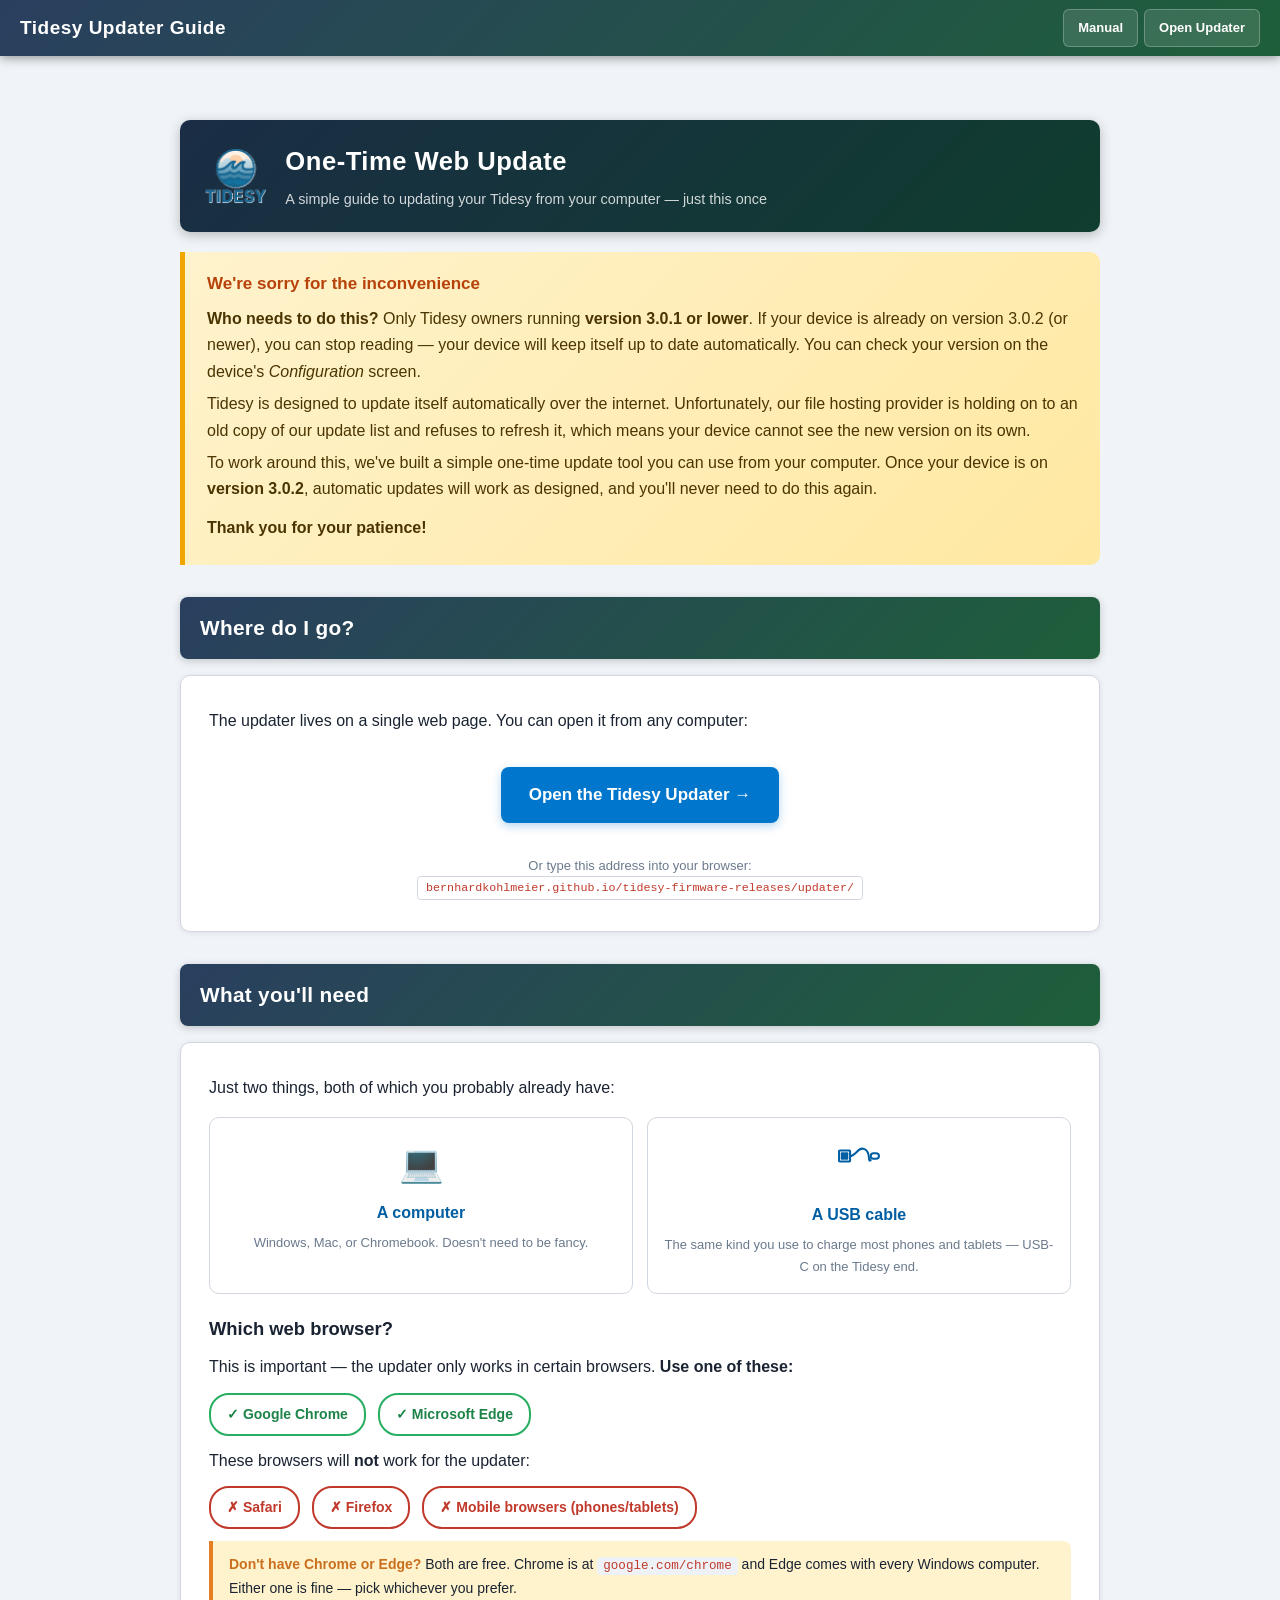
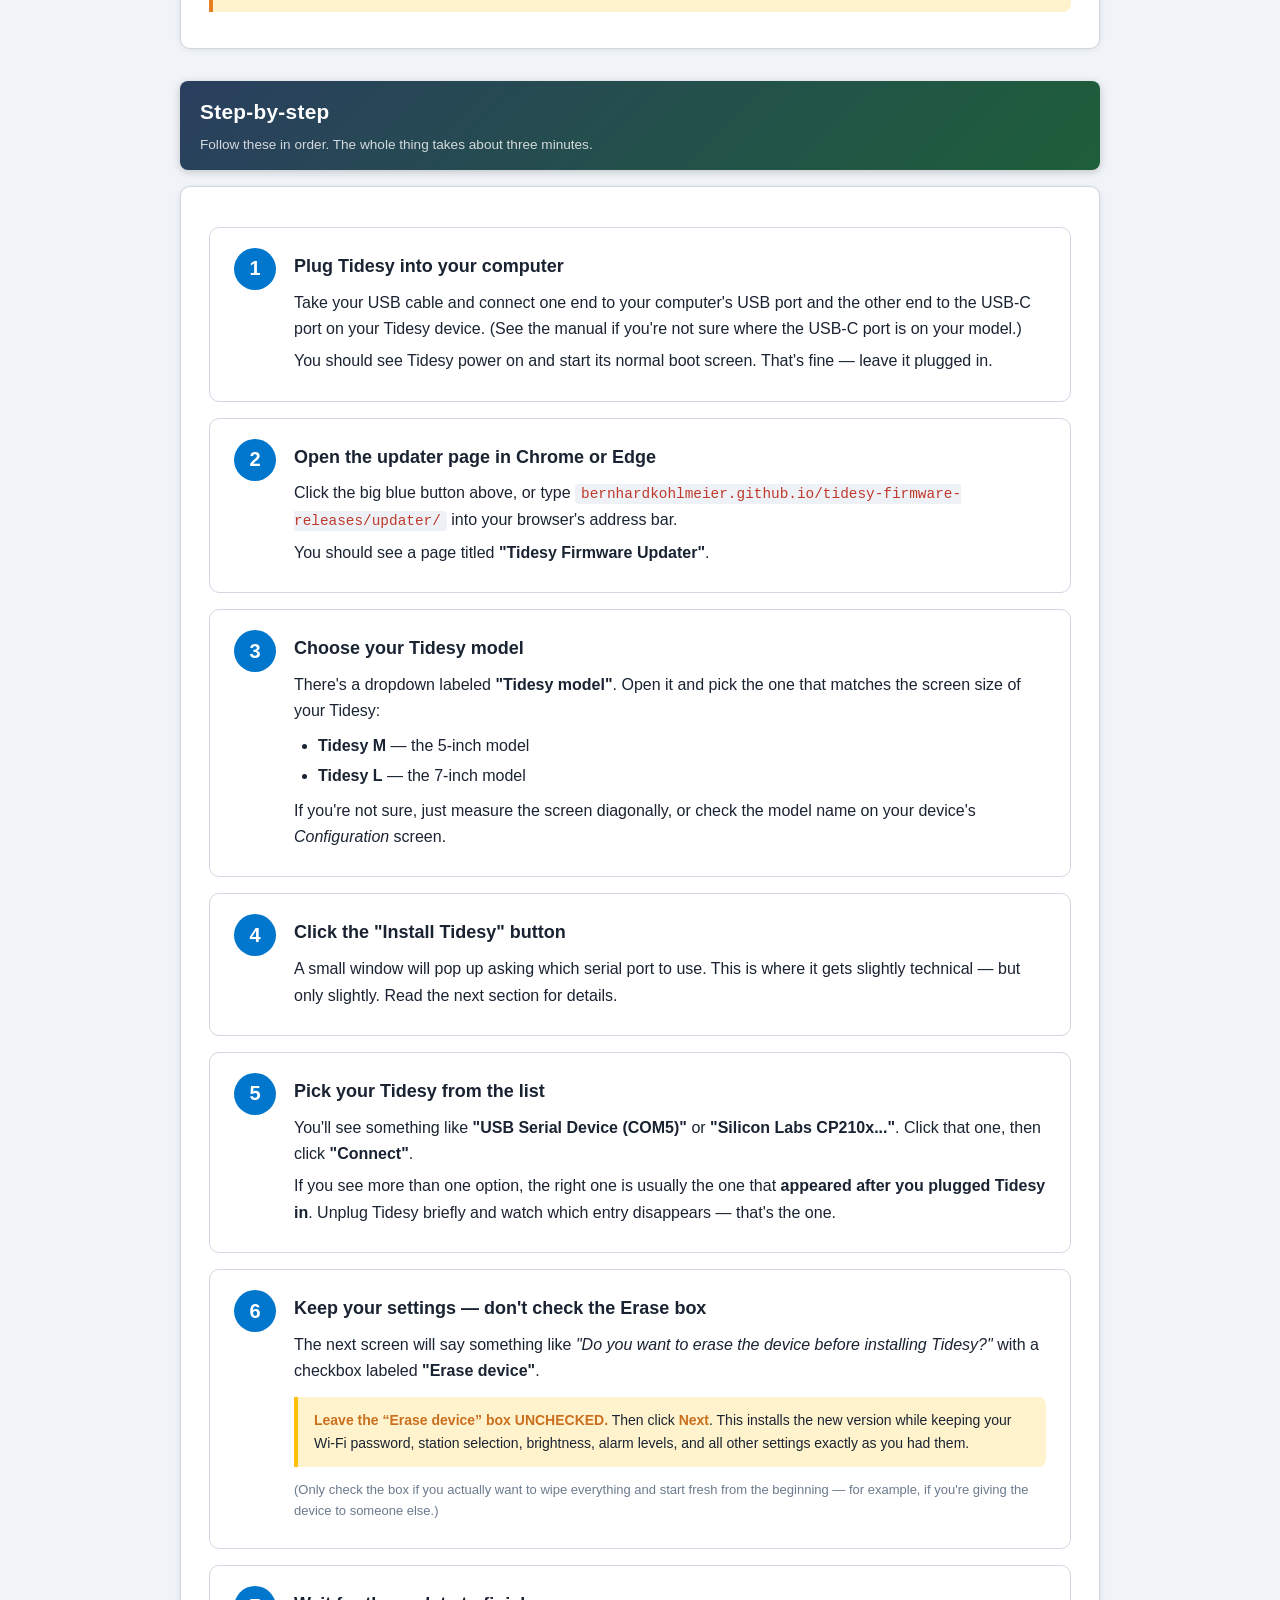
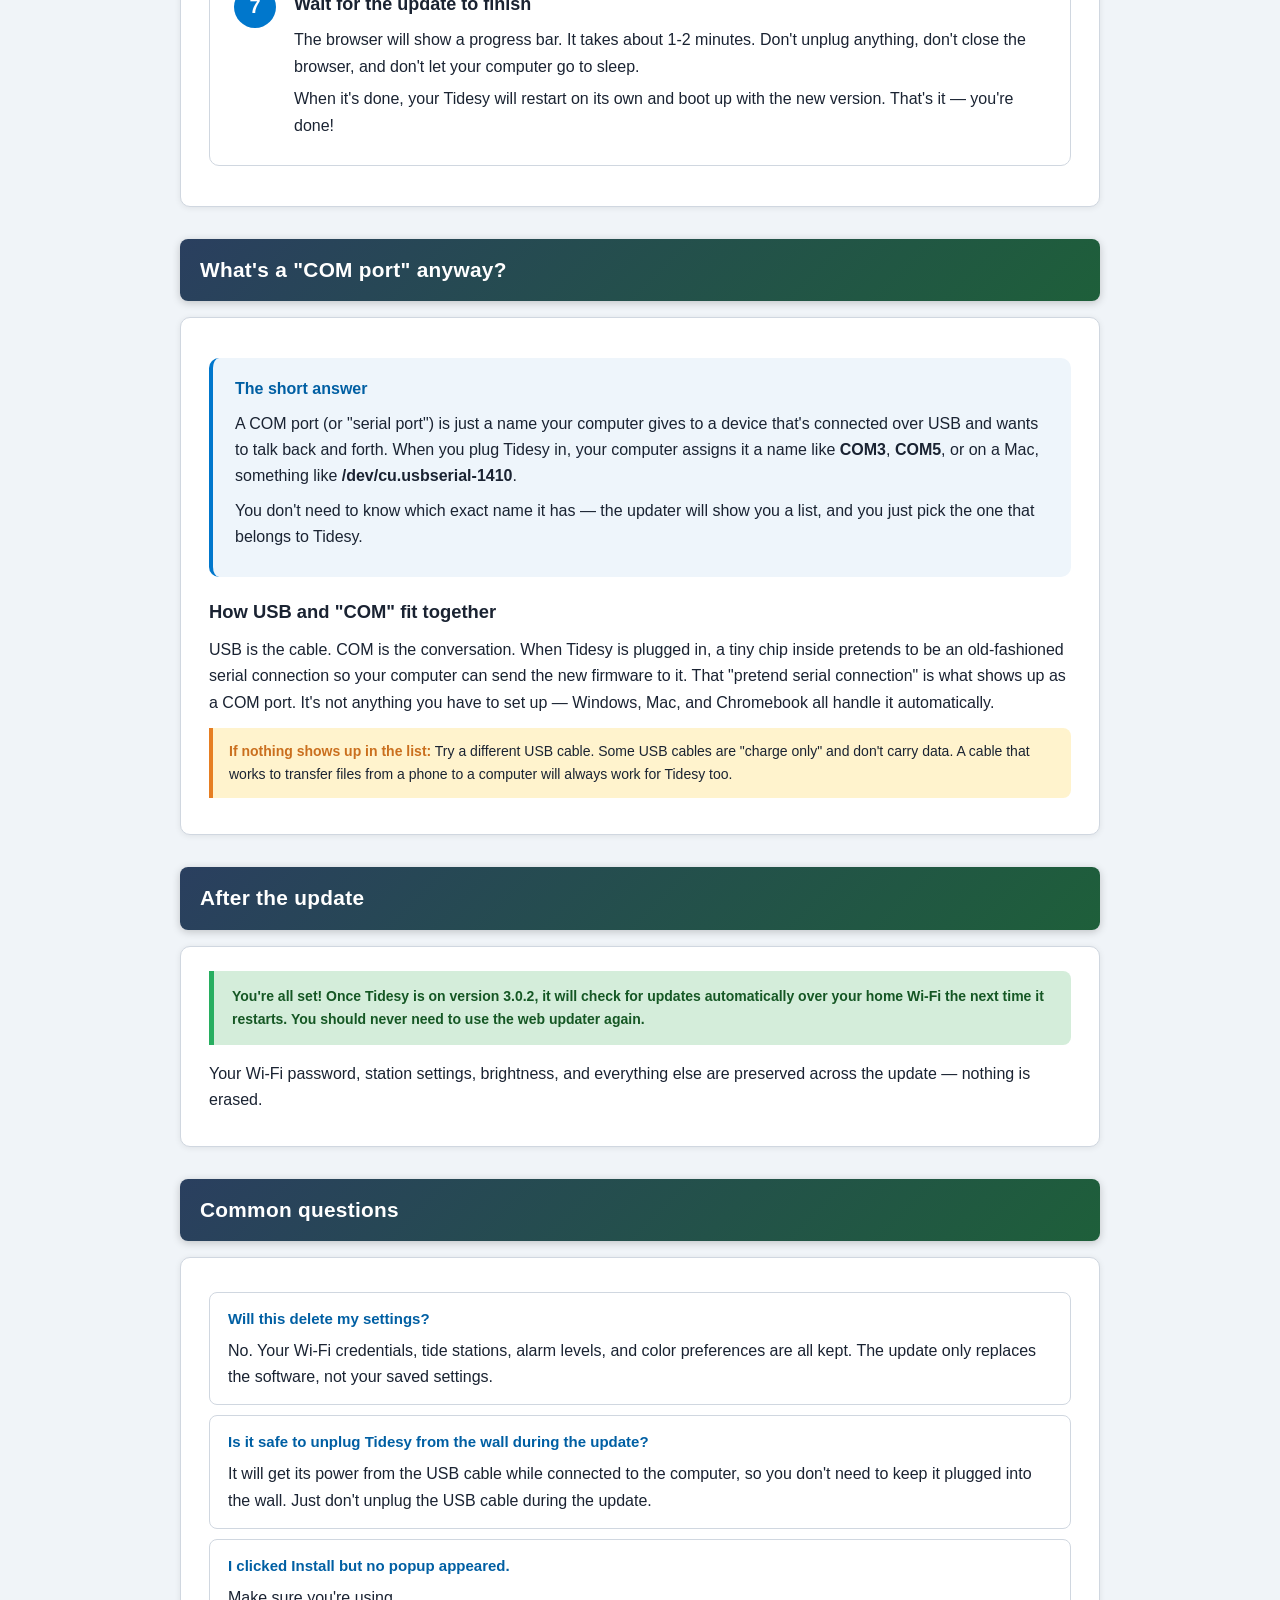
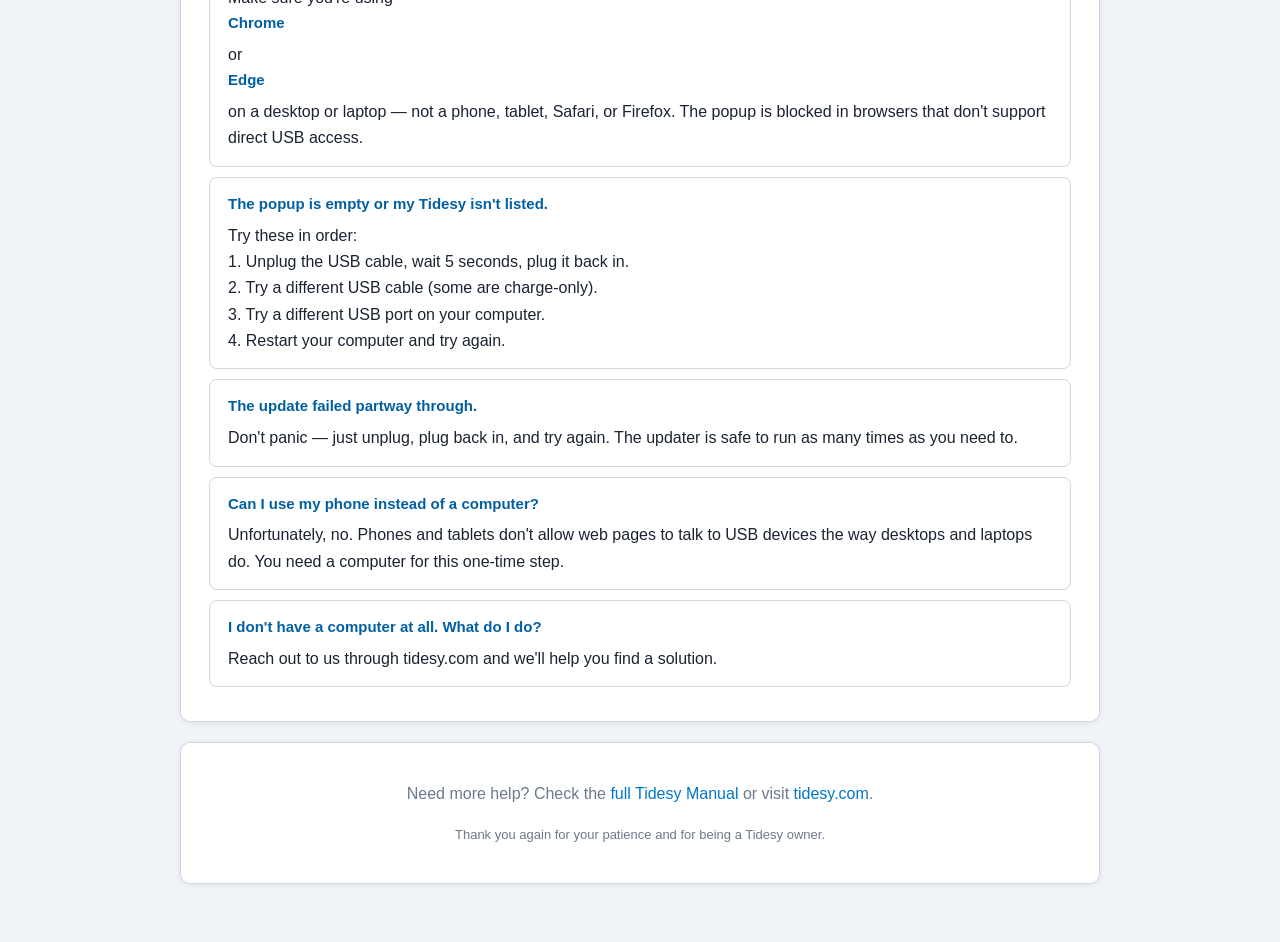
<file: docs/updater-guide.html>
<!DOCTYPE html>
<html lang="en">
<head>
    <meta charset="UTF-8">
    <meta name="viewport" content="width=device-width, initial-scale=1.0">
    <title>Tidesy Web Updater Guide</title>
    <link rel="stylesheet" href="manual.css">
    <style>
        /* Page-specific tweaks */
        .updater-link {
            display: inline-block;
            background: var(--accent);
            color: #fff !important;
            text-decoration: none;
            font-weight: 700;
            padding: 14px 28px;
            border-radius: 8px;
            font-size: 17px;
            margin: 8px 0;
            box-shadow: 0 3px 10px rgba(0, 119, 204, 0.3);
            transition: background 0.15s;
        }
        .updater-link:hover { background: var(--accent-dk); }

        .browser-list {
            display: flex;
            flex-wrap: wrap;
            gap: 12px;
            margin: 12px 0;
        }
        .browser-pill {
            display: inline-flex;
            align-items: center;
            gap: 8px;
            background: #fff;
            border: 2px solid var(--grn);
            color: var(--grn-dk);
            padding: 8px 16px;
            border-radius: 20px;
            font-weight: 600;
            font-size: 14px;
        }
        .browser-pill.bad {
            border-color: var(--red);
            color: var(--red);
        }

        .step-card {
            background: var(--card);
            border: 1px solid var(--border);
            border-radius: var(--radius);
            padding: 20px 24px;
            margin: 16px 0;
            display: flex;
            gap: 18px;
            align-items: flex-start;
        }
        .step-num {
            flex-shrink: 0;
            width: 42px;
            height: 42px;
            background: var(--accent);
            color: #fff;
            border-radius: 50%;
            display: flex;
            align-items: center;
            justify-content: center;
            font-size: 20px;
            font-weight: 700;
        }
        .step-body { flex: 1; }
        .step-body h3 {
            margin: 4px 0 8px;
            font-size: 18px;
        }
        .step-body p { margin: 6px 0; }

        .what-you-need {
            display: grid;
            grid-template-columns: repeat(auto-fit, minmax(220px, 1fr));
            gap: 14px;
            margin: 16px 0;
        }
        .need-card {
            background: var(--card);
            border: 1px solid var(--border);
            border-radius: var(--radius);
            padding: 16px;
            text-align: center;
        }
        .need-card .icon {
            font-size: 36px;
            margin-bottom: 6px;
        }
        .need-card h4 {
            margin: 4px 0 6px;
            color: var(--accent-dk);
        }
        .need-card p {
            margin: 0;
            font-size: 13px;
            color: var(--fg2);
        }

        .apology-banner {
            background: linear-gradient(135deg, #fff3cd, #ffe8a1);
            border-left: 5px solid #f0a500;
            border-radius: 0 10px 10px 0;
            padding: 18px 22px;
            margin: 20px 0;
            color: #4a3500;
        }
        .apology-banner h3 {
            margin: 0 0 8px;
            color: #b7420a;
            font-size: 17px;
        }
        .apology-banner p { margin: 6px 0; }

        .com-port-explanation {
            background: #eef5fb;
            border-radius: var(--radius);
            padding: 18px 22px;
            margin: 16px 0;
            border-left: 4px solid var(--accent);
        }
        .com-port-explanation h4 {
            margin: 0 0 8px;
            color: var(--accent-dk);
        }

        .faq-item {
            background: var(--card);
            border: 1px solid var(--border);
            border-radius: 8px;
            padding: 14px 18px;
            margin: 10px 0;
        }
        .faq-item strong {
            display: block;
            color: var(--accent-dk);
            margin-bottom: 6px;
            font-size: 15px;
        }
    </style>
</head>
<body>

<!-- ========== NAV BAR ========== -->
<nav class="nav-bar">
    <div class="nav-brand">Tidesy Updater Guide</div>
    <div class="nav-menu">
        <a href="manual.html">Manual</a>
        <a href="updater/">Open Updater</a>
    </div>
</nav>

<div class="container" style="padding-top: 80px;">

<!-- ========== HEADER ========== -->
<div class="part-header">
    <img src="images/Logo.png" alt="Tidesy logo" class="part-header-logo">
    <div>
        <h1>One-Time Web Update</h1>
        <p>A simple guide to updating your Tidesy from your computer &mdash; just this once</p>
    </div>
</div>

<!-- ========== APOLOGY BANNER ========== -->
<div class="apology-banner">
    <h3>We're sorry for the inconvenience</h3>
    <p>
        <strong>Who needs to do this?</strong> Only Tidesy owners running <strong>version 3.0.1 or
        lower</strong>. If your device is already on version 3.0.2 (or newer), you can stop reading
        &mdash; your device will keep itself up to date automatically. You can check your version on the
        device's <em>Configuration</em> screen.
    </p>
    <p>
        Tidesy is designed to update itself automatically over the internet. Unfortunately, our file
        hosting provider is holding on to an old copy of our update list and refuses to refresh it,
        which means your device cannot see the new version on its own.
    </p>
    <p>
        To work around this, we've built a simple one-time update tool you can use from your computer.
        Once your device is on <strong>version 3.0.2</strong>, automatic updates will work as designed,
        and you'll never need to do this again.
    </p>
    <p style="margin-top: 12px;">
        <strong>Thank you for your patience!</strong>
    </p>
</div>

<!-- ========== SECTION: GO TO UPDATER ========== -->
<div class="section-header">
    <h2>Where do I go?</h2>
</div>
<div class="section">
    <p>The updater lives on a single web page. You can open it from any computer:</p>
    <p style="text-align: center; margin: 24px 0;">
        <a class="updater-link" href="updater/" target="_blank" rel="noopener">
            Open the Tidesy Updater &rarr;
        </a>
    </p>
    <p style="text-align: center; font-size: 13px; color: var(--fg2);">
        Or type this address into your browser:<br>
        <code style="background: #fff; padding: 4px 8px; border-radius: 4px; border: 1px solid var(--border);">
            bernhardkohlmeier.github.io/tidesy-firmware-releases/updater/
        </code>
    </p>
</div>

<!-- ========== SECTION: WHAT YOU NEED ========== -->
<div class="section-header">
    <h2>What you'll need</h2>
</div>
<div class="section">
    <p>Just two things, both of which you probably already have:</p>

    <div class="what-you-need">
        <div class="need-card">
            <div class="icon">&#128187;</div>
            <h4>A computer</h4>
            <p>Windows, Mac, or Chromebook. Doesn't need to be fancy.</p>
        </div>
        <div class="need-card">
            <div class="icon" aria-hidden="true">
                <svg xmlns="http://www.w3.org/2000/svg" width="44" height="44" viewBox="0 0 64 64" fill="none" stroke="currentColor" stroke-width="3" stroke-linecap="round" stroke-linejoin="round" style="color: var(--accent-dk);">
                    <!-- USB-A connector (left) -->
                    <rect x="3" y="24" width="16" height="16" rx="1"/>
                    <rect x="7" y="28" width="3" height="3" fill="currentColor"/>
                    <rect x="12" y="28" width="3" height="3" fill="currentColor"/>
                    <rect x="7" y="33" width="3" height="3" fill="currentColor"/>
                    <rect x="12" y="33" width="3" height="3" fill="currentColor"/>
                    <!-- Cable -->
                    <path d="M19 32 C 28 32, 30 18, 40 22 C 50 26, 44 42, 49 38"/>
                    <!-- USB-C connector (right) -->
                    <rect x="49" y="28" width="12" height="8" rx="4"/>
                </svg>
            </div>
            <h4>A USB cable</h4>
            <p>The same kind you use to charge most phones and tablets &mdash; USB-C on the Tidesy end.</p>
        </div>
    </div>

    <h3>Which web browser?</h3>
    <p>This is important &mdash; the updater only works in certain browsers. <strong>Use one of these:</strong></p>
    <div class="browser-list">
        <span class="browser-pill">&#10003; Google Chrome</span>
        <span class="browser-pill">&#10003; Microsoft Edge</span>
    </div>
    <p>These browsers will <strong>not</strong> work for the updater:</p>
    <div class="browser-list">
        <span class="browser-pill bad">&#10007; Safari</span>
        <span class="browser-pill bad">&#10007; Firefox</span>
        <span class="browser-pill bad">&#10007; Mobile browsers (phones/tablets)</span>
    </div>
    <div class="note-box">
        <strong>Don't have Chrome or Edge?</strong>
        Both are free. Chrome is at <code>google.com/chrome</code> and Edge comes with every Windows
        computer. Either one is fine &mdash; pick whichever you prefer.
    </div>
</div>

<!-- ========== SECTION: STEP BY STEP ========== -->
<div class="section-header">
    <h2>Step-by-step</h2>
    <p>Follow these in order. The whole thing takes about three minutes.</p>
</div>
<div class="section">

    <div class="step-card">
        <div class="step-num">1</div>
        <div class="step-body">
            <h3>Plug Tidesy into your computer</h3>
            <p>
                Take your USB cable and connect one end to your computer's USB port and the other end
                to the USB-C port on your Tidesy device. (See the manual if you're not sure where the
                USB-C port is on your model.)
            </p>
            <p>
                You should see Tidesy power on and start its normal boot screen. That's fine &mdash;
                leave it plugged in.
            </p>
        </div>
    </div>

    <div class="step-card">
        <div class="step-num">2</div>
        <div class="step-body">
            <h3>Open the updater page in Chrome or Edge</h3>
            <p>
                Click the big blue button above, or type
                <code>bernhardkohlmeier.github.io/tidesy-firmware-releases/updater/</code>
                into your browser's address bar.
            </p>
            <p>You should see a page titled <strong>"Tidesy Firmware Updater"</strong>.</p>
        </div>
    </div>

    <div class="step-card">
        <div class="step-num">3</div>
        <div class="step-body">
            <h3>Choose your Tidesy model</h3>
            <p>
                There's a dropdown labeled <strong>"Tidesy model"</strong>. Open it and pick the one
                that matches the screen size of your Tidesy:
            </p>
            <ul>
                <li><strong>Tidesy M</strong> &mdash; the 5-inch model</li>
                <li><strong>Tidesy L</strong> &mdash; the 7-inch model</li>
            </ul>
            <p>
                If you're not sure, just measure the screen diagonally, or check the model name on
                your device's <em>Configuration</em> screen.
            </p>
        </div>
    </div>

    <div class="step-card">
        <div class="step-num">4</div>
        <div class="step-body">
            <h3>Click the "Install Tidesy" button</h3>
            <p>
                A small window will pop up asking which serial port to use. This is where it gets
                slightly technical &mdash; but only slightly. Read the next section for details.
            </p>
        </div>
    </div>

    <div class="step-card">
        <div class="step-num">5</div>
        <div class="step-body">
            <h3>Pick your Tidesy from the list</h3>
            <p>
                You'll see something like <strong>"USB Serial Device (COM5)"</strong> or
                <strong>"Silicon Labs CP210x..."</strong>. Click that one, then click <strong>"Connect"</strong>.
            </p>
            <p>
                If you see more than one option, the right one is usually the one that
                <strong>appeared after you plugged Tidesy in</strong>. Unplug Tidesy briefly and watch
                which entry disappears &mdash; that's the one.
            </p>
        </div>
    </div>

    <div class="step-card">
        <div class="step-num">6</div>
        <div class="step-body">
            <h3>Keep your settings &mdash; don't check the Erase box</h3>
            <p>
                The next screen will say something like
                <em>"Do you want to erase the device before installing Tidesy?"</em> with a checkbox
                labeled <strong>"Erase device"</strong>.
            </p>
            <div class="note-box" style="background:#fff3cd; border-color:#ffc107;">
                <strong>Leave the &ldquo;Erase device&rdquo; box UNCHECKED.</strong> Then click
                <strong>Next</strong>. This installs the new version while keeping your Wi-Fi
                password, station selection, brightness, alarm levels, and all other settings
                exactly as you had them.
            </div>
            <p style="font-size: 13px; color: var(--fg2); margin-top: 10px;">
                (Only check the box if you actually want to wipe everything and start fresh from the
                beginning &mdash; for example, if you're giving the device to someone else.)
            </p>
        </div>
    </div>

    <div class="step-card">
        <div class="step-num">7</div>
        <div class="step-body">
            <h3>Wait for the update to finish</h3>
            <p>
                The browser will show a progress bar. It takes about 1-2 minutes. Don't unplug
                anything, don't close the browser, and don't let your computer go to sleep.
            </p>
            <p>
                When it's done, your Tidesy will restart on its own and boot up with the new
                version. That's it &mdash; you're done!
            </p>
        </div>
    </div>

</div>

<!-- ========== SECTION: COM PORTS EXPLAINED ========== -->
<div class="section-header">
    <h2>What's a "COM port" anyway?</h2>
</div>
<div class="section">
    <div class="com-port-explanation">
        <h4>The short answer</h4>
        <p>
            A COM port (or "serial port") is just a name your computer gives to a device that's
            connected over USB and wants to talk back and forth. When you plug Tidesy in, your
            computer assigns it a name like <strong>COM3</strong>, <strong>COM5</strong>, or on a
            Mac, something like <strong>/dev/cu.usbserial-1410</strong>.
        </p>
        <p>
            You don't need to know which exact name it has &mdash; the updater will show you a list,
            and you just pick the one that belongs to Tidesy.
        </p>
    </div>

    <h3>How USB and "COM" fit together</h3>
    <p>
        USB is the cable. COM is the conversation. When Tidesy is plugged in, a tiny chip inside
        pretends to be an old-fashioned serial connection so your computer can send the new
        firmware to it. That "pretend serial connection" is what shows up as a COM port. It's not
        anything you have to set up &mdash; Windows, Mac, and Chromebook all handle it automatically.
    </p>

    <div class="note-box">
        <strong>If nothing shows up in the list:</strong> Try a different USB cable. Some USB
        cables are "charge only" and don't carry data. A cable that works to transfer files from a
        phone to a computer will always work for Tidesy too.
    </div>
</div>

<!-- ========== SECTION: AFTER THE UPDATE ========== -->
<div class="section-header">
    <h2>After the update</h2>
</div>
<div class="section">
    <div class="success-banner">
        <strong>You're all set!</strong> Once Tidesy is on version 3.0.2, it will check for
        updates automatically over your home Wi-Fi the next time it restarts. You should never
        need to use the web updater again.
    </div>
    <p>
        Your Wi-Fi password, station settings, brightness, and everything else are preserved
        across the update &mdash; nothing is erased.
    </p>
</div>

<!-- ========== SECTION: FAQ / TROUBLESHOOTING ========== -->
<div class="section-header">
    <h2>Common questions</h2>
</div>
<div class="section">

    <div class="faq-item">
        <strong>Will this delete my settings?</strong>
        No. Your Wi-Fi credentials, tide stations, alarm levels, and color preferences are all
        kept. The update only replaces the software, not your saved settings.
    </div>

    <div class="faq-item">
        <strong>Is it safe to unplug Tidesy from the wall during the update?</strong>
        It will get its power from the USB cable while connected to the computer, so you don't
        need to keep it plugged into the wall. Just don't unplug the USB cable during the update.
    </div>

    <div class="faq-item">
        <strong>I clicked Install but no popup appeared.</strong>
        Make sure you're using <strong>Chrome</strong> or <strong>Edge</strong> on a desktop or
        laptop &mdash; not a phone, tablet, Safari, or Firefox. The popup is blocked in browsers
        that don't support direct USB access.
    </div>

    <div class="faq-item">
        <strong>The popup is empty or my Tidesy isn't listed.</strong>
        Try these in order:
        <br>1. Unplug the USB cable, wait 5 seconds, plug it back in.
        <br>2. Try a different USB cable (some are charge-only).
        <br>3. Try a different USB port on your computer.
        <br>4. Restart your computer and try again.
    </div>

    <div class="faq-item">
        <strong>The update failed partway through.</strong>
        Don't panic &mdash; just unplug, plug back in, and try again. The updater is safe to run
        as many times as you need to.
    </div>

    <div class="faq-item">
        <strong>Can I use my phone instead of a computer?</strong>
        Unfortunately, no. Phones and tablets don't allow web pages to talk to USB devices the way
        desktops and laptops do. You need a computer for this one-time step.
    </div>

    <div class="faq-item">
        <strong>I don't have a computer at all. What do I do?</strong>
        Reach out to us through tidesy.com and we'll help you find a solution.
    </div>

</div>

<!-- ========== FOOTER ========== -->
<div class="section" style="text-align: center; padding: 30px 16px; color: var(--fg2);">
    <p>
        Need more help? Check the <a href="manual.html">full Tidesy Manual</a>
        or visit <a href="https://tidesy.com">tidesy.com</a>.
    </p>
    <p style="font-size: 13px; margin-top: 16px;">
        Thank you again for your patience and for being a Tidesy owner.
    </p>
</div>

</div>

</body>
</html>
</file>
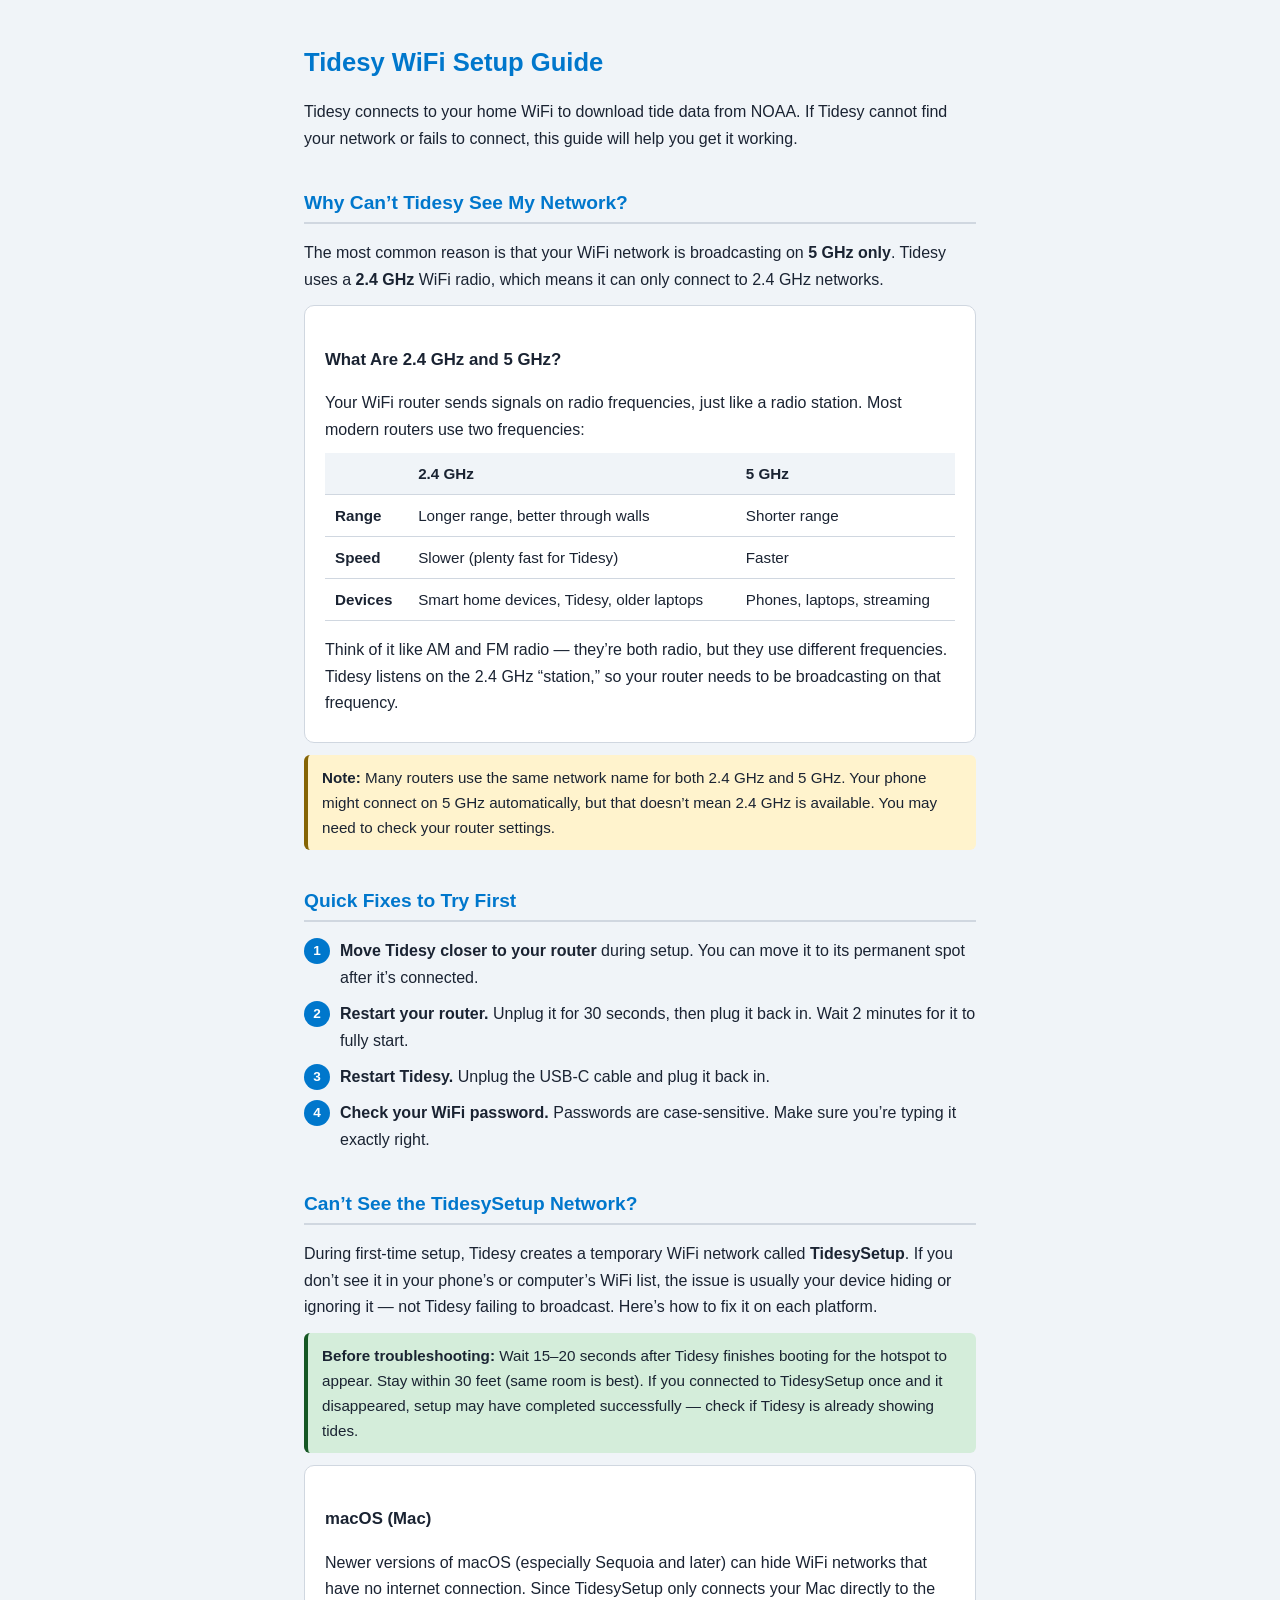
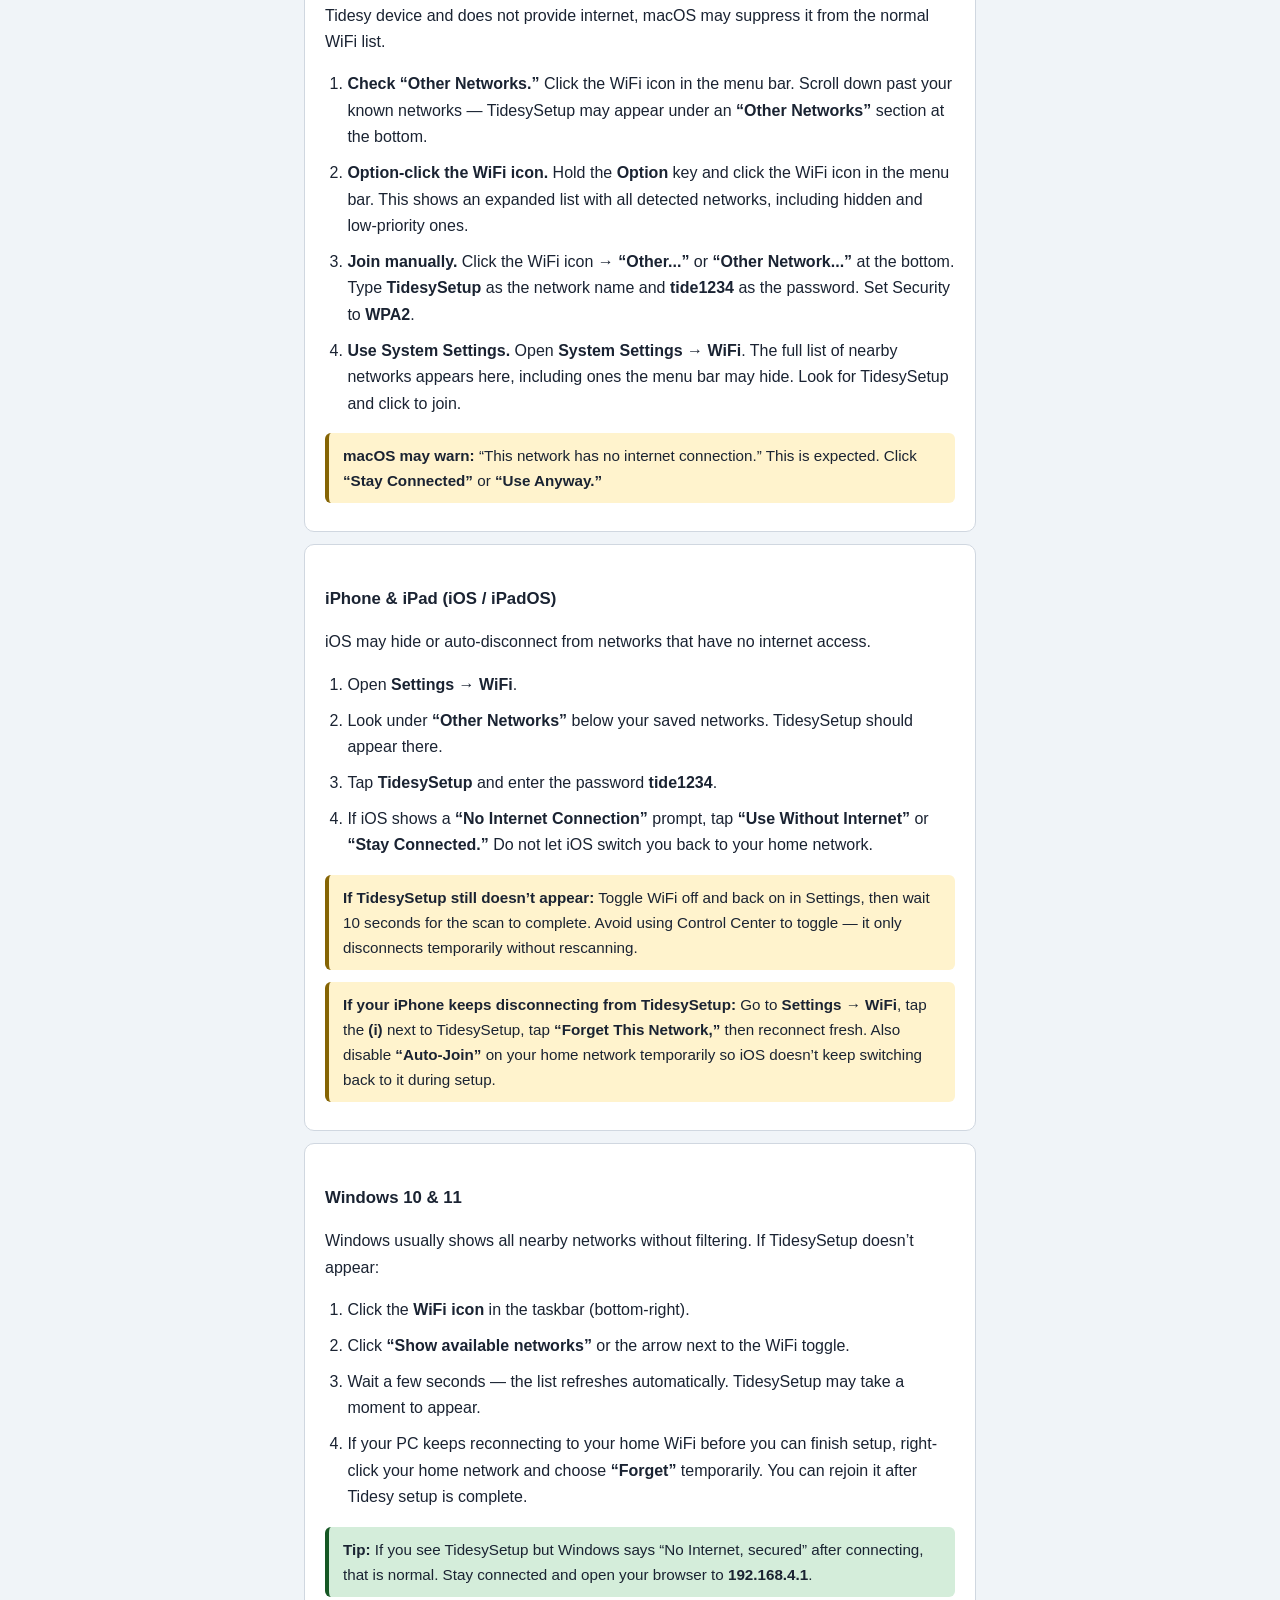
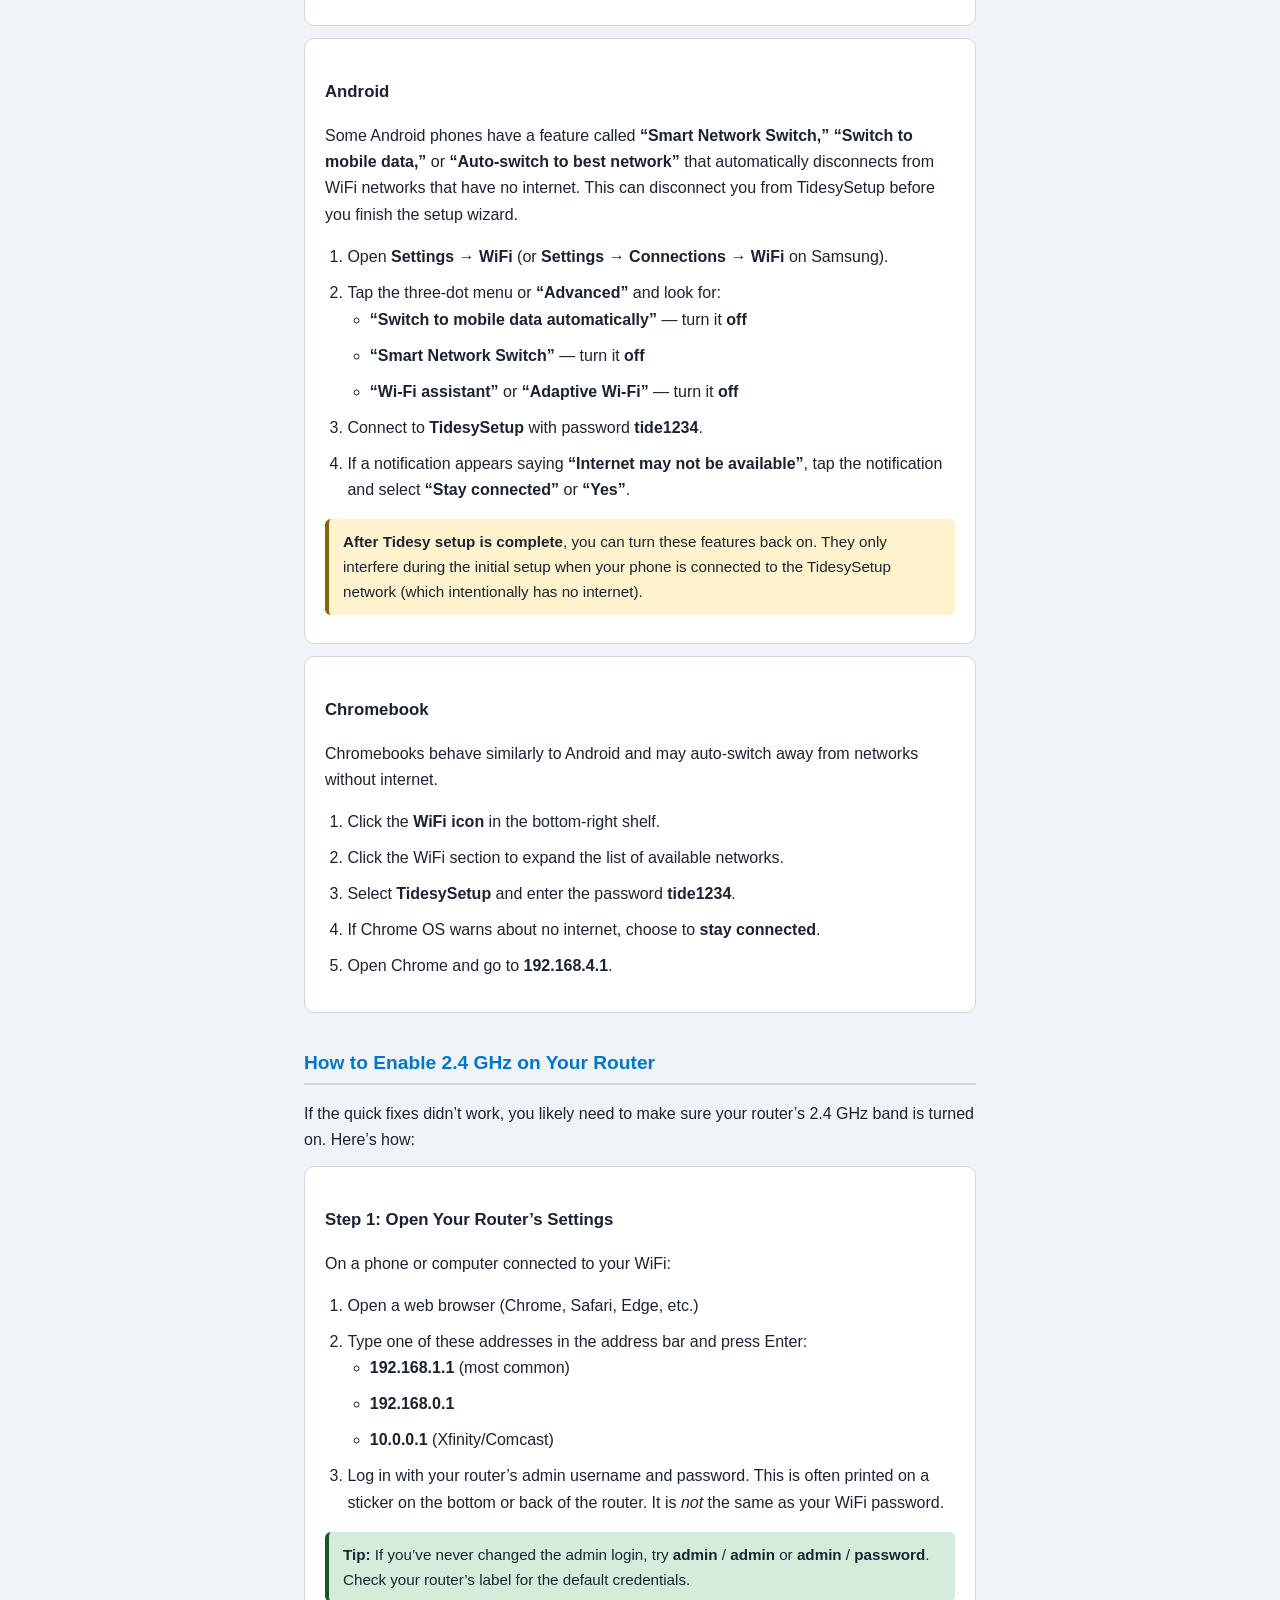
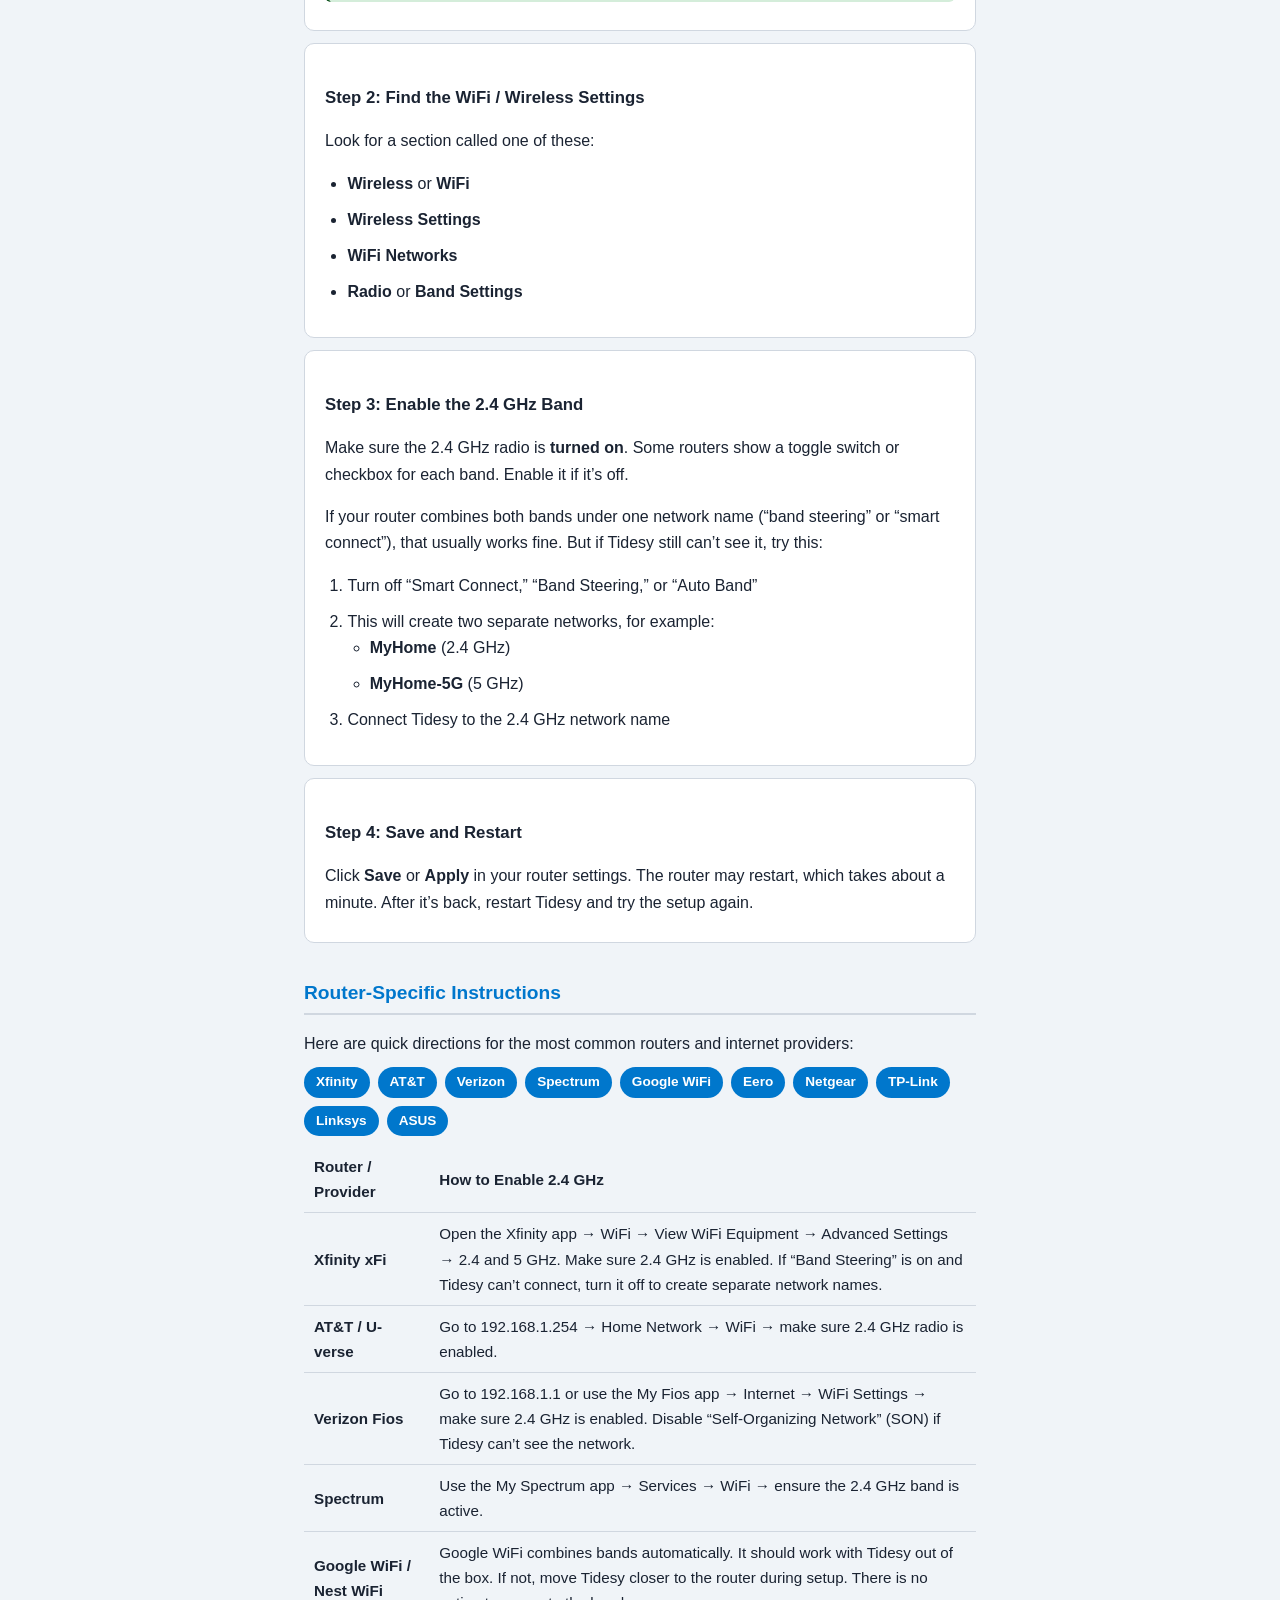
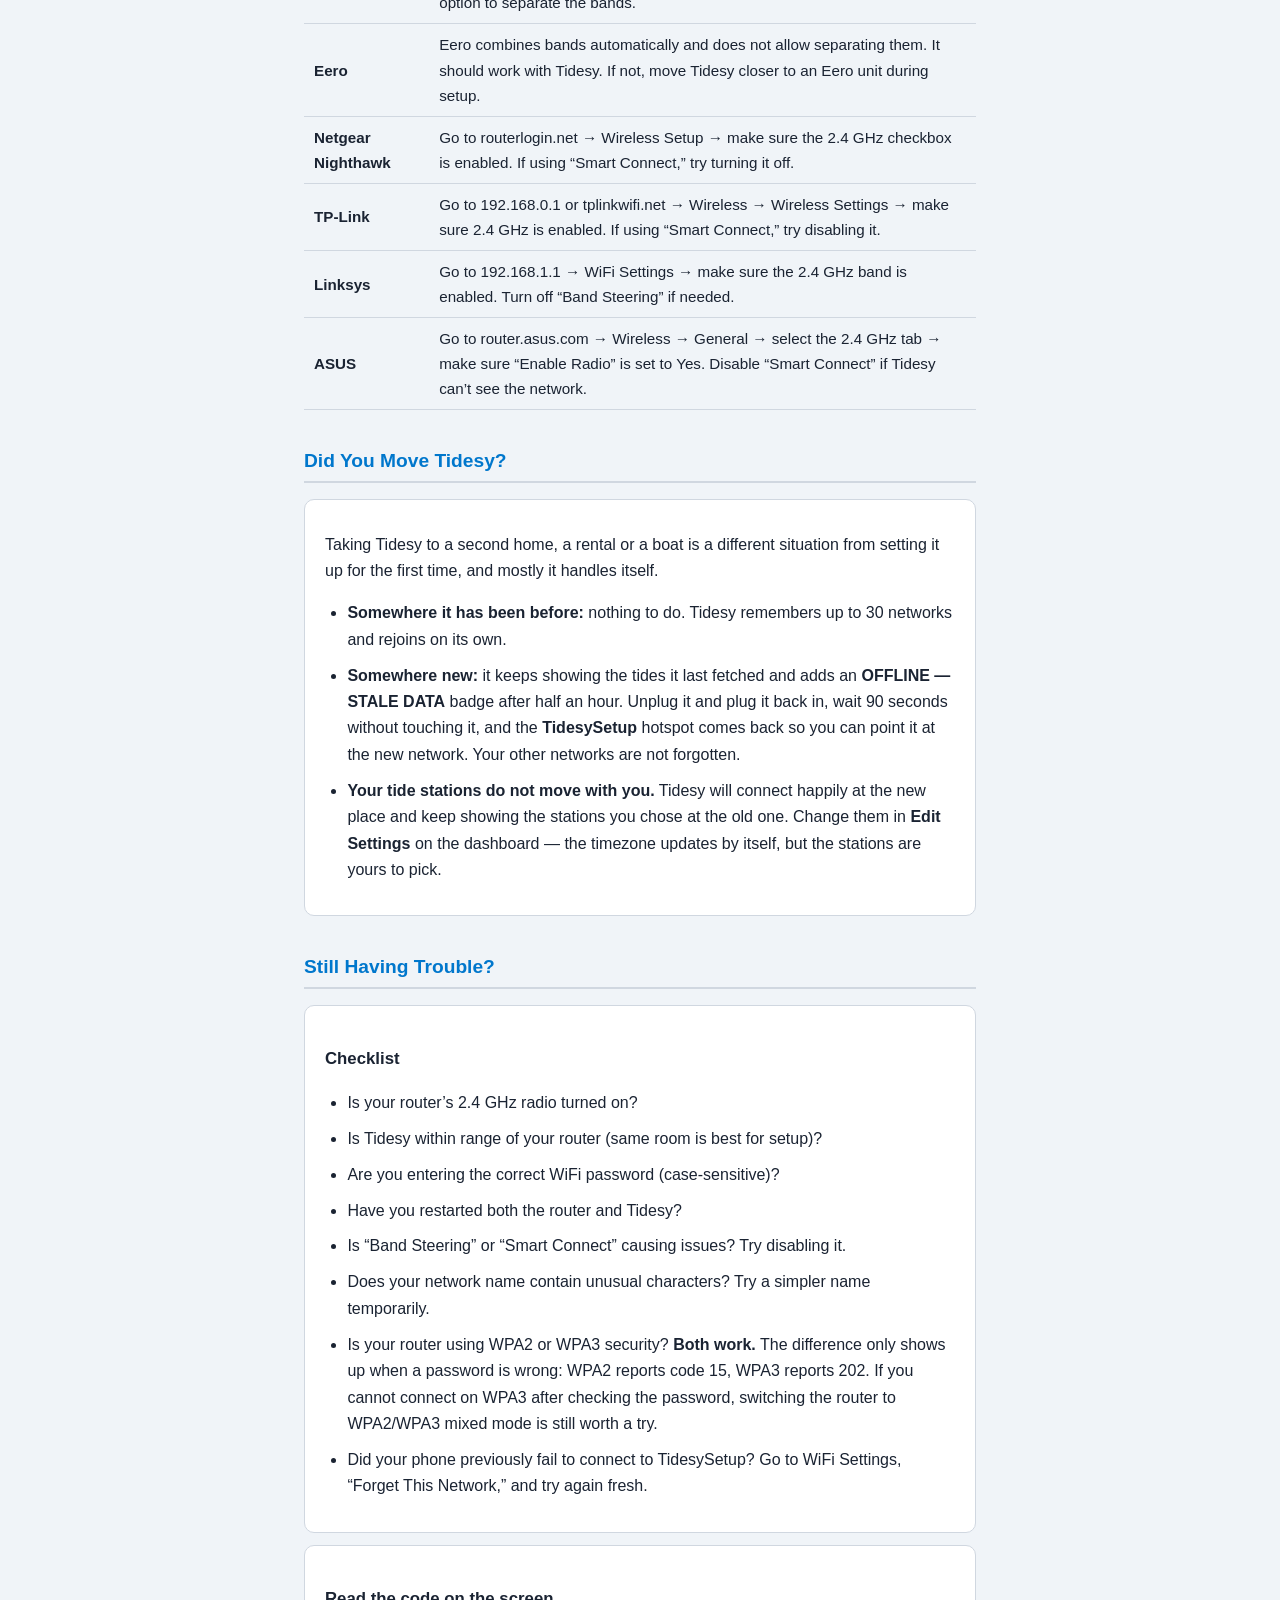
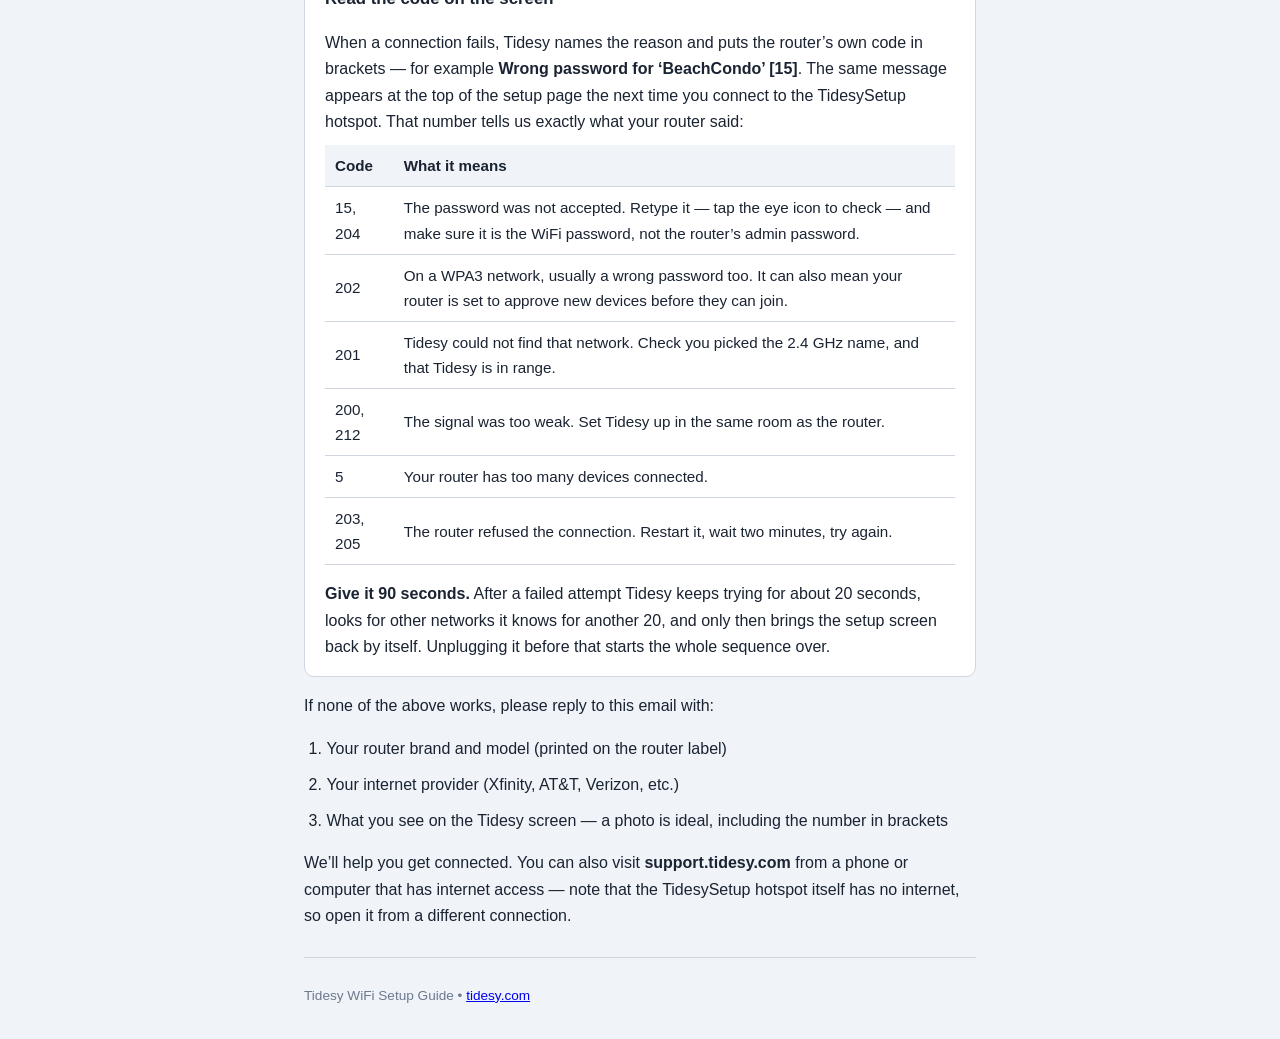
<file: docs/wifi-guide.html>
<!DOCTYPE html>
<html lang="en">
<head>
<meta charset="utf-8">
<meta name="viewport" content="width=device-width, initial-scale=1">
<title>Tidesy WiFi Setup Guide</title>
<style>
  :root {
    --accent: #0077cc;
    --bg: #f0f4f8;
    --card: #ffffff;
    --border: #d0d7e0;
    --fg: #1a2332;
    --fg2: #6b7a8d;
    --radius: 10px;
    --ok: #155724;
    --ok-bg: #d4edda;
    --warn: #856404;
    --warn-bg: #fff3cd;
  }
  *, *::before, *::after { box-sizing: border-box; }
  body {
    font-family: -apple-system, BlinkMacSystemFont, "Segoe UI", Arial, sans-serif;
    background: var(--bg); color: var(--fg);
    margin: 0; padding: 24px; font-size: 16px; line-height: 1.65;
    max-width: 720px; margin: 0 auto;
  }
  h1 { color: var(--accent); font-size: 1.6em; margin-bottom: 0.3em; }
  h2 { color: var(--accent); font-size: 1.2em; margin-top: 1.8em; border-bottom: 2px solid var(--border); padding-bottom: 4px; }
  h3 { font-size: 1.05em; margin-top: 1.4em; }
  p, li { margin-bottom: 0.6em; }
  ul, ol { padding-left: 1.4em; }
  .card {
    background: var(--card); border: 1px solid var(--border);
    border-radius: var(--radius); padding: 16px 20px; margin: 12px 0;
  }
  .tip {
    background: var(--ok-bg); border-left: 4px solid var(--ok);
    padding: 10px 14px; border-radius: 6px; margin: 12px 0;
    font-size: 0.95em;
  }
  .warn {
    background: var(--warn-bg); border-left: 4px solid var(--warn);
    padding: 10px 14px; border-radius: 6px; margin: 12px 0;
    font-size: 0.95em;
  }
  .steps { counter-reset: step; list-style: none; padding-left: 0; }
  .steps li { counter-increment: step; padding-left: 36px; position: relative; margin-bottom: 10px; }
  .steps li::before {
    content: counter(step);
    position: absolute; left: 0; top: 0;
    width: 26px; height: 26px; border-radius: 50%;
    background: var(--accent); color: #fff;
    font-weight: bold; font-size: 0.85em;
    display: flex; align-items: center; justify-content: center;
  }
  table { width: 100%; border-collapse: collapse; margin: 10px 0; }
  th, td { text-align: left; padding: 8px 10px; border-bottom: 1px solid var(--border); font-size: 0.95em; }
  th { background: var(--bg); font-weight: 600; }
  .brand-row { display: flex; flex-wrap: wrap; gap: 8px; margin: 10px 0; }
  .brand-tag {
    background: var(--accent); color: #fff; padding: 4px 12px;
    border-radius: 20px; font-size: 0.85em; font-weight: 600;
  }
  .footer { margin-top: 2em; padding-top: 1em; border-top: 1px solid var(--border); font-size: 0.85em; color: var(--fg2); }
  @media print {
    body { background: #fff; padding: 0; }
    .card { border: 1px solid #ccc; box-shadow: none; }
  }
</style>
</head>
<body>

<h1>Tidesy WiFi Setup Guide</h1>
<p>Tidesy connects to your home WiFi to download tide data from NOAA. If Tidesy cannot find your network or fails to connect, this guide will help you get it working.</p>

<h2>Why Can&rsquo;t Tidesy See My Network?</h2>

<p>The most common reason is that your WiFi network is broadcasting on <strong>5 GHz only</strong>. Tidesy uses a <strong>2.4 GHz</strong> WiFi radio, which means it can only connect to 2.4 GHz networks.</p>

<div class="card">
  <h3>What Are 2.4 GHz and 5 GHz?</h3>
  <p>Your WiFi router sends signals on radio frequencies, just like a radio station. Most modern routers use two frequencies:</p>
  <table>
    <tr><th></th><th>2.4 GHz</th><th>5 GHz</th></tr>
    <tr><td><strong>Range</strong></td><td>Longer range, better through walls</td><td>Shorter range</td></tr>
    <tr><td><strong>Speed</strong></td><td>Slower (plenty fast for Tidesy)</td><td>Faster</td></tr>
    <tr><td><strong>Devices</strong></td><td>Smart home devices, Tidesy, older laptops</td><td>Phones, laptops, streaming</td></tr>
  </table>
  <p>Think of it like AM and FM radio &mdash; they&rsquo;re both radio, but they use different frequencies. Tidesy listens on the 2.4 GHz &ldquo;station,&rdquo; so your router needs to be broadcasting on that frequency.</p>
</div>

<div class="warn"><strong>Note:</strong> Many routers use the same network name for both 2.4 GHz and 5 GHz. Your phone might connect on 5 GHz automatically, but that doesn&rsquo;t mean 2.4 GHz is available. You may need to check your router settings.</div>

<h2>Quick Fixes to Try First</h2>

<ol class="steps">
  <li><strong>Move Tidesy closer to your router</strong> during setup. You can move it to its permanent spot after it&rsquo;s connected.</li>
  <li><strong>Restart your router.</strong> Unplug it for 30 seconds, then plug it back in. Wait 2 minutes for it to fully start.</li>
  <li><strong>Restart Tidesy.</strong> Unplug the USB-C cable and plug it back in.</li>
  <li><strong>Check your WiFi password.</strong> Passwords are case-sensitive. Make sure you&rsquo;re typing it exactly right.</li>
</ol>

<h2>Can&rsquo;t See the TidesySetup Network?</h2>

<p>During first-time setup, Tidesy creates a temporary WiFi network called <strong>TidesySetup</strong>. If you don&rsquo;t see it in your phone&rsquo;s or computer&rsquo;s WiFi list, the issue is usually your device hiding or ignoring it &mdash; not Tidesy failing to broadcast. Here&rsquo;s how to fix it on each platform.</p>

<div class="tip"><strong>Before troubleshooting:</strong> Wait 15&ndash;20 seconds after Tidesy finishes booting for the hotspot to appear. Stay within 30 feet (same room is best). If you connected to TidesySetup once and it disappeared, setup may have completed successfully &mdash; check if Tidesy is already showing tides.</div>

<div class="card">
  <h3>macOS (Mac)</h3>
  <p>Newer versions of macOS (especially Sequoia and later) can hide WiFi networks that have no internet connection. Since TidesySetup only connects your Mac directly to the Tidesy device and does not provide internet, macOS may suppress it from the normal WiFi list.</p>
  <ol>
    <li><strong>Check &ldquo;Other Networks.&rdquo;</strong> Click the WiFi icon in the menu bar. Scroll down past your known networks &mdash; TidesySetup may appear under an <strong>&ldquo;Other Networks&rdquo;</strong> section at the bottom.</li>
    <li><strong>Option-click the WiFi icon.</strong> Hold the <strong>Option</strong> key and click the WiFi icon in the menu bar. This shows an expanded list with all detected networks, including hidden and low-priority ones.</li>
    <li><strong>Join manually.</strong> Click the WiFi icon &rarr; <strong>&ldquo;Other...&rdquo;</strong> or <strong>&ldquo;Other Network...&rdquo;</strong> at the bottom. Type <strong>TidesySetup</strong> as the network name and <strong>tide1234</strong> as the password. Set Security to <strong>WPA2</strong>.</li>
    <li><strong>Use System Settings.</strong> Open <strong>System Settings &rarr; WiFi</strong>. The full list of nearby networks appears here, including ones the menu bar may hide. Look for TidesySetup and click to join.</li>
  </ol>
  <div class="warn"><strong>macOS may warn:</strong> &ldquo;This network has no internet connection.&rdquo; This is expected. Click <strong>&ldquo;Stay Connected&rdquo;</strong> or <strong>&ldquo;Use Anyway.&rdquo;</strong></div>
</div>

<div class="card">
  <h3>iPhone &amp; iPad (iOS / iPadOS)</h3>
  <p>iOS may hide or auto-disconnect from networks that have no internet access.</p>
  <ol>
    <li>Open <strong>Settings &rarr; WiFi</strong>.</li>
    <li>Look under <strong>&ldquo;Other Networks&rdquo;</strong> below your saved networks. TidesySetup should appear there.</li>
    <li>Tap <strong>TidesySetup</strong> and enter the password <strong>tide1234</strong>.</li>
    <li>If iOS shows a <strong>&ldquo;No Internet Connection&rdquo;</strong> prompt, tap <strong>&ldquo;Use Without Internet&rdquo;</strong> or <strong>&ldquo;Stay Connected.&rdquo;</strong> Do not let iOS switch you back to your home network.</li>
  </ol>
  <div class="warn"><strong>If TidesySetup still doesn&rsquo;t appear:</strong> Toggle WiFi off and back on in Settings, then wait 10 seconds for the scan to complete. Avoid using Control Center to toggle &mdash; it only disconnects temporarily without rescanning.</div>
  <div class="warn"><strong>If your iPhone keeps disconnecting from TidesySetup:</strong> Go to <strong>Settings &rarr; WiFi</strong>, tap the <strong>(i)</strong> next to TidesySetup, tap <strong>&ldquo;Forget This Network,&rdquo;</strong> then reconnect fresh. Also disable <strong>&ldquo;Auto-Join&rdquo;</strong> on your home network temporarily so iOS doesn&rsquo;t keep switching back to it during setup.</div>
</div>

<div class="card">
  <h3>Windows 10 &amp; 11</h3>
  <p>Windows usually shows all nearby networks without filtering. If TidesySetup doesn&rsquo;t appear:</p>
  <ol>
    <li>Click the <strong>WiFi icon</strong> in the taskbar (bottom-right).</li>
    <li>Click <strong>&ldquo;Show available networks&rdquo;</strong> or the arrow next to the WiFi toggle.</li>
    <li>Wait a few seconds &mdash; the list refreshes automatically. TidesySetup may take a moment to appear.</li>
    <li>If your PC keeps reconnecting to your home WiFi before you can finish setup, right-click your home network and choose <strong>&ldquo;Forget&rdquo;</strong> temporarily. You can rejoin it after Tidesy setup is complete.</li>
  </ol>
  <div class="tip"><strong>Tip:</strong> If you see TidesySetup but Windows says &ldquo;No Internet, secured&rdquo; after connecting, that is normal. Stay connected and open your browser to <strong>192.168.4.1</strong>.</div>
</div>

<div class="card">
  <h3>Android</h3>
  <p>Some Android phones have a feature called <strong>&ldquo;Smart Network Switch,&rdquo;</strong> <strong>&ldquo;Switch to mobile data,&rdquo;</strong> or <strong>&ldquo;Auto-switch to best network&rdquo;</strong> that automatically disconnects from WiFi networks that have no internet. This can disconnect you from TidesySetup before you finish the setup wizard.</p>
  <ol>
    <li>Open <strong>Settings &rarr; WiFi</strong> (or <strong>Settings &rarr; Connections &rarr; WiFi</strong> on Samsung).</li>
    <li>Tap the three-dot menu or <strong>&ldquo;Advanced&rdquo;</strong> and look for:
      <ul>
        <li><strong>&ldquo;Switch to mobile data automatically&rdquo;</strong> &mdash; turn it <strong>off</strong></li>
        <li><strong>&ldquo;Smart Network Switch&rdquo;</strong> &mdash; turn it <strong>off</strong></li>
        <li><strong>&ldquo;Wi-Fi assistant&rdquo;</strong> or <strong>&ldquo;Adaptive Wi-Fi&rdquo;</strong> &mdash; turn it <strong>off</strong></li>
      </ul>
    </li>
    <li>Connect to <strong>TidesySetup</strong> with password <strong>tide1234</strong>.</li>
    <li>If a notification appears saying <strong>&ldquo;Internet may not be available&rdquo;</strong>, tap the notification and select <strong>&ldquo;Stay connected&rdquo;</strong> or <strong>&ldquo;Yes&rdquo;</strong>.</li>
  </ol>
  <div class="warn"><strong>After Tidesy setup is complete</strong>, you can turn these features back on. They only interfere during the initial setup when your phone is connected to the TidesySetup network (which intentionally has no internet).</div>
</div>

<div class="card">
  <h3>Chromebook</h3>
  <p>Chromebooks behave similarly to Android and may auto-switch away from networks without internet.</p>
  <ol>
    <li>Click the <strong>WiFi icon</strong> in the bottom-right shelf.</li>
    <li>Click the WiFi section to expand the list of available networks.</li>
    <li>Select <strong>TidesySetup</strong> and enter the password <strong>tide1234</strong>.</li>
    <li>If Chrome OS warns about no internet, choose to <strong>stay connected</strong>.</li>
    <li>Open Chrome and go to <strong>192.168.4.1</strong>.</li>
  </ol>
</div>

<h2>How to Enable 2.4 GHz on Your Router</h2>

<p>If the quick fixes didn&rsquo;t work, you likely need to make sure your router&rsquo;s 2.4 GHz band is turned on. Here&rsquo;s how:</p>

<div class="card">
  <h3>Step 1: Open Your Router&rsquo;s Settings</h3>
  <p>On a phone or computer connected to your WiFi:</p>
  <ol>
    <li>Open a web browser (Chrome, Safari, Edge, etc.)</li>
    <li>Type one of these addresses in the address bar and press Enter:
      <ul>
        <li><strong>192.168.1.1</strong> (most common)</li>
        <li><strong>192.168.0.1</strong></li>
        <li><strong>10.0.0.1</strong> (Xfinity/Comcast)</li>
      </ul>
    </li>
    <li>Log in with your router&rsquo;s admin username and password. This is often printed on a sticker on the bottom or back of the router. It is <em>not</em> the same as your WiFi password.</li>
  </ol>

  <div class="tip"><strong>Tip:</strong> If you&rsquo;ve never changed the admin login, try <strong>admin</strong> / <strong>admin</strong> or <strong>admin</strong> / <strong>password</strong>. Check your router&rsquo;s label for the default credentials.</div>
</div>

<div class="card">
  <h3>Step 2: Find the WiFi / Wireless Settings</h3>
  <p>Look for a section called one of these:</p>
  <ul>
    <li><strong>Wireless</strong> or <strong>WiFi</strong></li>
    <li><strong>Wireless Settings</strong></li>
    <li><strong>WiFi Networks</strong></li>
    <li><strong>Radio</strong> or <strong>Band Settings</strong></li>
  </ul>
</div>

<div class="card">
  <h3>Step 3: Enable the 2.4 GHz Band</h3>
  <p>Make sure the 2.4 GHz radio is <strong>turned on</strong>. Some routers show a toggle switch or checkbox for each band. Enable it if it&rsquo;s off.</p>
  <p>If your router combines both bands under one network name (&ldquo;band steering&rdquo; or &ldquo;smart connect&rdquo;), that usually works fine. But if Tidesy still can&rsquo;t see it, try this:</p>
  <ol>
    <li>Turn off &ldquo;Smart Connect,&rdquo; &ldquo;Band Steering,&rdquo; or &ldquo;Auto Band&rdquo;</li>
    <li>This will create two separate networks, for example:
      <ul>
        <li><strong>MyHome</strong> (2.4 GHz)</li>
        <li><strong>MyHome-5G</strong> (5 GHz)</li>
      </ul>
    </li>
    <li>Connect Tidesy to the 2.4 GHz network name</li>
  </ol>
</div>

<div class="card">
  <h3>Step 4: Save and Restart</h3>
  <p>Click <strong>Save</strong> or <strong>Apply</strong> in your router settings. The router may restart, which takes about a minute. After it&rsquo;s back, restart Tidesy and try the setup again.</p>
</div>

<h2>Router-Specific Instructions</h2>

<p>Here are quick directions for the most common routers and internet providers:</p>

<div class="brand-row">
  <span class="brand-tag">Xfinity</span>
  <span class="brand-tag">AT&amp;T</span>
  <span class="brand-tag">Verizon</span>
  <span class="brand-tag">Spectrum</span>
  <span class="brand-tag">Google WiFi</span>
  <span class="brand-tag">Eero</span>
  <span class="brand-tag">Netgear</span>
  <span class="brand-tag">TP-Link</span>
  <span class="brand-tag">Linksys</span>
  <span class="brand-tag">ASUS</span>
</div>

<table>
  <tr><th>Router / Provider</th><th>How to Enable 2.4 GHz</th></tr>
  <tr>
    <td><strong>Xfinity xFi</strong></td>
    <td>Open the Xfinity app &rarr; WiFi &rarr; View WiFi Equipment &rarr; Advanced Settings &rarr; 2.4 and 5 GHz. Make sure 2.4 GHz is enabled. If &ldquo;Band Steering&rdquo; is on and Tidesy can&rsquo;t connect, turn it off to create separate network names.</td>
  </tr>
  <tr>
    <td><strong>AT&amp;T / U-verse</strong></td>
    <td>Go to 192.168.1.254 &rarr; Home Network &rarr; WiFi &rarr; make sure 2.4 GHz radio is enabled.</td>
  </tr>
  <tr>
    <td><strong>Verizon Fios</strong></td>
    <td>Go to 192.168.1.1 or use the My Fios app &rarr; Internet &rarr; WiFi Settings &rarr; make sure 2.4 GHz is enabled. Disable &ldquo;Self-Organizing Network&rdquo; (SON) if Tidesy can&rsquo;t see the network.</td>
  </tr>
  <tr>
    <td><strong>Spectrum</strong></td>
    <td>Use the My Spectrum app &rarr; Services &rarr; WiFi &rarr; ensure the 2.4 GHz band is active.</td>
  </tr>
  <tr>
    <td><strong>Google WiFi / Nest WiFi</strong></td>
    <td>Google WiFi combines bands automatically. It should work with Tidesy out of the box. If not, move Tidesy closer to the router during setup. There is no option to separate the bands.</td>
  </tr>
  <tr>
    <td><strong>Eero</strong></td>
    <td>Eero combines bands automatically and does not allow separating them. It should work with Tidesy. If not, move Tidesy closer to an Eero unit during setup.</td>
  </tr>
  <tr>
    <td><strong>Netgear Nighthawk</strong></td>
    <td>Go to routerlogin.net &rarr; Wireless Setup &rarr; make sure the 2.4 GHz checkbox is enabled. If using &ldquo;Smart Connect,&rdquo; try turning it off.</td>
  </tr>
  <tr>
    <td><strong>TP-Link</strong></td>
    <td>Go to 192.168.0.1 or tplinkwifi.net &rarr; Wireless &rarr; Wireless Settings &rarr; make sure 2.4 GHz is enabled. If using &ldquo;Smart Connect,&rdquo; try disabling it.</td>
  </tr>
  <tr>
    <td><strong>Linksys</strong></td>
    <td>Go to 192.168.1.1 &rarr; WiFi Settings &rarr; make sure the 2.4 GHz band is enabled. Turn off &ldquo;Band Steering&rdquo; if needed.</td>
  </tr>
  <tr>
    <td><strong>ASUS</strong></td>
    <td>Go to router.asus.com &rarr; Wireless &rarr; General &rarr; select the 2.4 GHz tab &rarr; make sure &ldquo;Enable Radio&rdquo; is set to Yes. Disable &ldquo;Smart Connect&rdquo; if Tidesy can&rsquo;t see the network.</td>
  </tr>
</table>

<h2>Did You Move Tidesy?</h2>

<div class="card">
  <p>Taking Tidesy to a second home, a rental or a boat is a different situation from setting it up
     for the first time, and mostly it handles itself.</p>
  <ul>
    <li><strong>Somewhere it has been before:</strong> nothing to do. Tidesy remembers up to 30
        networks and rejoins on its own.</li>
    <li><strong>Somewhere new:</strong> it keeps showing the tides it last fetched and adds an
        <strong>OFFLINE &mdash; STALE DATA</strong> badge after half an hour. Unplug it and plug it
        back in, wait 90 seconds without touching it, and the <strong>TidesySetup</strong> hotspot
        comes back so you can point it at the new network. Your other networks are not forgotten.</li>
    <li><strong>Your tide stations do not move with you.</strong> Tidesy will connect happily at the
        new place and keep showing the stations you chose at the old one. Change them in
        <strong>Edit Settings</strong> on the dashboard &mdash; the timezone updates by itself, but
        the stations are yours to pick.</li>
  </ul>
</div>

<h2>Still Having Trouble?</h2>

<div class="card">
  <h3>Checklist</h3>
  <ul>
    <li>Is your router&rsquo;s 2.4 GHz radio turned on?</li>
    <li>Is Tidesy within range of your router (same room is best for setup)?</li>
    <li>Are you entering the correct WiFi password (case-sensitive)?</li>
    <li>Have you restarted both the router and Tidesy?</li>
    <li>Is &ldquo;Band Steering&rdquo; or &ldquo;Smart Connect&rdquo; causing issues? Try disabling it.</li>
    <li>Does your network name contain unusual characters? Try a simpler name temporarily.</li>
    <li>Is your router using WPA2 or WPA3 security? <strong>Both work.</strong> The difference only shows up when a password is wrong: WPA2 reports code 15, WPA3 reports 202. If you cannot connect on WPA3 after checking the password, switching the router to WPA2/WPA3 mixed mode is still worth a try.</li>
    <li>Did your phone previously fail to connect to TidesySetup? Go to WiFi Settings, &ldquo;Forget This Network,&rdquo; and try again fresh.</li>
  </ul>
</div>

<div class="card">
  <h3>Read the code on the screen</h3>
  <p>When a connection fails, Tidesy names the reason and puts the router&rsquo;s own code in
     brackets &mdash; for example <strong>Wrong password for &lsquo;BeachCondo&rsquo; [15]</strong>.
     The same message appears at the top of the setup page the next time you connect to the
     TidesySetup hotspot. That number tells us exactly what your router said:</p>
  <table>
    <tr><th>Code</th><th>What it means</th></tr>
    <tr><td>15, 204</td><td>The password was not accepted. Retype it &mdash; tap the eye icon to check &mdash; and make sure it is the WiFi password, not the router&rsquo;s admin password.</td></tr>
    <tr><td>202</td><td>On a WPA3 network, usually a wrong password too. It can also mean your router is set to approve new devices before they can join.</td></tr>
    <tr><td>201</td><td>Tidesy could not find that network. Check you picked the 2.4 GHz name, and that Tidesy is in range.</td></tr>
    <tr><td>200, 212</td><td>The signal was too weak. Set Tidesy up in the same room as the router.</td></tr>
    <tr><td>5</td><td>Your router has too many devices connected.</td></tr>
    <tr><td>203, 205</td><td>The router refused the connection. Restart it, wait two minutes, try again.</td></tr>
  </table>
  <p style="margin-bottom:0"><strong>Give it 90 seconds.</strong> After a failed attempt Tidesy keeps
     trying for about 20 seconds, looks for other networks it knows for another 20, and only then
     brings the setup screen back by itself. Unplugging it before that starts the whole sequence over.</p>
</div>

<p>If none of the above works, please reply to this email with:</p>
<ol>
  <li>Your router brand and model (printed on the router label)</li>
  <li>Your internet provider (Xfinity, AT&amp;T, Verizon, etc.)</li>
  <li>What you see on the Tidesy screen &mdash; a photo is ideal, including the number in brackets</li>
</ol>
<p>We&rsquo;ll help you get connected. You can also visit
   <strong>support.tidesy.com</strong> from a phone or computer that has internet access &mdash;
   note that the TidesySetup hotspot itself has no internet, so open it from a different
   connection.</p>

<div class="footer">
  <p>Tidesy WiFi Setup Guide &bull; <a href="https://tidesy.com">tidesy.com</a></p>
</div>

</body>
</html>
</file>
<file: docs/manual.css>
/* ==========================================================================
   Tidesy Manual Stylesheet
   Matches the device web page design system (setup wizard + admin panel)
   ========================================================================== */

/* ---------- CSS Custom Properties ---------- */
:root {
  --accent: #0077cc;
  --accent-dk: #005fa3;
  --bg: #f0f4f8;
  --card: #ffffff;
  --border: #d0d7e0;
  --fg: #1a2332;
  --fg2: #6b7a8d;
  --red: #c0392b;
  --red-dk: #922b21;
  --grn: #27ae60;
  --grn-dk: #1d8348;
  --blu: #0077cc;
  --blu-dk: #005fa3;
  --org: #e67e22;
  --org-dk: #ca6f1e;
  --radius: 10px;
  --ok: #155724;
  --ok-bg: #d4edda;
  --fail: #721c24;
  --fail-bg: #f8d7da;
  --warn: #856404;
  --warn-bg: #fff3cd;
  --nav-height: 56px;
  --gradient: linear-gradient(135deg, #2a3f5f, #1e5f3a);
  --gradient-dk: linear-gradient(135deg, #1a2d45, #0f3d2e);
}

/* ---------- Reset & Base ---------- */
*, *::before, *::after { box-sizing: border-box; }

html {
  scroll-behavior: smooth;
  scroll-padding-top: calc(var(--nav-height) + 16px);
}

body {
  font-family: -apple-system, BlinkMacSystemFont, "Segoe UI", Arial, sans-serif;
  background: var(--bg);
  color: var(--fg);
  margin: 0;
  padding: 0;
  font-size: 16px;
  line-height: 1.65;
}

/* ---------- Nav Bar ---------- */
.nav-bar {
  position: fixed;
  top: 0;
  left: 0;
  right: 0;
  z-index: 1000;
  background: var(--gradient);
  color: #fff;
  height: var(--nav-height);
  display: flex;
  align-items: center;
  justify-content: space-between;
  padding: 0 20px;
  box-shadow: 0 2px 10px rgba(0, 0, 0, 0.4);
}

.nav-brand {
  font-size: 19px;
  font-weight: 700;
  letter-spacing: 0.5px;
  white-space: nowrap;
}

.nav-menu {
  display: flex;
  align-items: center;
  gap: 6px;
}

.nav-menu a {
  color: #fff;
  text-decoration: none;
  font-size: 13px;
  font-weight: 600;
  padding: 7px 14px;
  border-radius: 6px;
  background: rgba(255, 255, 255, 0.12);
  border: 1px solid rgba(255, 255, 255, 0.25);
  transition: background 0.15s;
  white-space: nowrap;
}

.nav-menu a:hover {
  background: rgba(255, 255, 255, 0.28);
}

.nav-hamburger {
  display: none;
  background: rgba(255, 255, 255, 0.15);
  color: #fff;
  border: 1px solid rgba(255, 255, 255, 0.3);
  border-radius: 6px;
  padding: 6px 12px;
  font-size: 22px;
  cursor: pointer;
  line-height: 1;
}

/* ---------- Main Container ---------- */
.container {
  max-width: 960px;
  margin: 0 auto;
  padding: calc(var(--nav-height) + 16px) 16px 40px;
}

/* ---------- Section Cards ---------- */
.section {
  background: var(--card);
  border: 1px solid var(--border);
  border-radius: var(--radius);
  box-shadow: 0 1px 6px rgba(0, 0, 0, 0.08);
  padding: 24px 28px;
  margin-bottom: 20px;
}

/* ---------- Section Headers ---------- */
.section-header {
  background: var(--gradient);
  color: #fff;
  padding: 14px 20px;
  border-radius: 8px;
  margin: 32px 0 16px;
  box-shadow: 0 2px 8px rgba(0, 0, 0, 0.2);
}

.section-header h2 {
  margin: 0;
  font-size: 1.3em;
  font-weight: 700;
  letter-spacing: 0.3px;
  color: #fff;
}

.section-header p {
  margin: 4px 0 0;
  font-size: 0.85em;
  opacity: 0.8;
}

.section-header-green {
  background: linear-gradient(135deg, #1e5f3a, #2a3f5f);
}

/* Part headers (Quick Setup, Detailed Manual) */
.part-header {
  background: var(--gradient-dk);
  color: #fff;
  padding: 20px 24px;
  border-radius: 10px;
  margin: 40px 0 20px;
  text-align: center;
  box-shadow: 0 3px 12px rgba(0, 0, 0, 0.25);
  display: flex;
  align-items: center;
  gap: 18px;
}

.part-header-logo {
  height: 56px;
  width: auto;
  flex-shrink: 0;
  border-radius: 8px;
}

.part-header h1 {
  margin: 0;
  font-size: 1.6em;
  font-weight: 700;
  letter-spacing: 0.5px;
  color: #fff;
  text-align: left;
}

.part-header p {
  margin: 6px 0 0;
  font-size: 0.9em;
  opacity: 0.8;
  text-align: left;
}

/* ---------- Typography ---------- */
h1 { font-size: 1.6em; color: var(--fg); margin: 0 0 12px; }
h2 { font-size: 1.35em; color: var(--fg); margin: 24px 0 12px; }
h3 { font-size: 1.15em; color: var(--fg); margin: 20px 0 10px; }
h4 { font-size: 1.0em; color: var(--fg2); margin: 16px 0 8px; font-weight: 700; }
p { margin: 8px 0; }

a { color: var(--accent); text-decoration: none; }
a:hover { color: var(--accent-dk); text-decoration: underline; }

/* ---------- Disclaimer Banner ---------- */
.disclaimer-banner {
  background: #b71c1c;
  color: #fff;
  text-align: center;
  font-size: 0.88em;
  padding: 14px 20px;
  line-height: 1.6;
  border-radius: 10px;
  box-shadow: 0 4px 18px rgba(0, 0, 0, 0.35);
  margin-bottom: 20px;
}

.disclaimer-banner strong {
  display: block;
  font-size: 1.1em;
  margin-bottom: 4px;
}

/* Warning / info banner (amber) */
.warning-banner {
  display: flex;
  gap: 12px;
  align-items: flex-start;
  background: #fffbea;
  border-left: 5px solid #f0a500;
  border-radius: 0 8px 8px 0;
  padding: 14px 18px;
  font-size: 14px;
  line-height: 1.65;
  color: #4a3500;
  margin-bottom: 16px;
}

.warning-banner strong { color: #b7420a; }

/* Success banner */
.success-banner {
  background: var(--ok-bg);
  color: var(--ok);
  border-left: 5px solid var(--grn);
  border-radius: 0 8px 8px 0;
  padding: 14px 18px;
  font-size: 14px;
  line-height: 1.65;
  margin-bottom: 16px;
  font-weight: 600;
}

/* ---------- Buttons ---------- */
.btn {
  display: inline-block;
  padding: 12px 18px;
  font-size: 14px;
  font-weight: 600;
  color: #fff;
  border: none;
  border-radius: 8px;
  cursor: pointer;
  transition: background 0.15s;
  text-decoration: none;
  text-align: center;
}

.btn:hover { text-decoration: none; }
.btn-blue { background: var(--blu); color: #fff; }
.btn-blue:hover { background: var(--blu-dk); color: #fff; }
.btn-green { background: var(--grn); color: #fff; }
.btn-green:hover { background: var(--grn-dk); color: #fff; }
.btn-red { background: var(--red); color: #fff; }
.btn-red:hover { background: var(--red-dk); color: #fff; }
.btn-orange { background: var(--org); color: #fff; }
.btn-orange:hover { background: var(--org-dk); color: #fff; }
.btn-gradient {
  background: var(--gradient);
  color: #fff;
}

/* ---------- Tables ---------- */
table {
  width: 100%;
  border-collapse: collapse;
  margin: 12px 0;
  font-size: 14px;
}

th, td {
  border: 1px solid var(--border);
  padding: 10px 12px;
  text-align: left;
}

th {
  background: #eef2f7;
  color: var(--fg);
  font-weight: 700;
  font-size: 12px;
  text-transform: uppercase;
  letter-spacing: 0.5px;
}

tr:nth-child(even) { background: #f8fafc; }
tr:hover { background: #eef2f7; }

/* Comparison table (model grid) */
.model-table th {
  background: var(--gradient);
  color: #fff;
  text-transform: none;
  font-size: 13px;
  letter-spacing: 0;
}

.model-table td { text-align: center; vertical-align: middle; }
.model-table td:first-child { text-align: left; font-weight: 600; }

/* ---------- Lists ---------- */
ul, ol {
  margin: 8px 0;
  padding-left: 24px;
}

li { margin-bottom: 4px; }

/* Checklist style */
.checklist {
  list-style: none;
  padding-left: 0;
}

.checklist li {
  padding: 6px 0 6px 28px;
  position: relative;
  border-bottom: 1px solid #eef2f7;
}

.checklist li::before {
  content: "\2713";
  position: absolute;
  left: 0;
  color: var(--grn);
  font-weight: 700;
  font-size: 1.1em;
}

.checklist li:last-child { border-bottom: none; }

/* ---------- Step Indicators ---------- */
.steps {
  display: flex;
  justify-content: center;
  gap: 0;
  margin: 20px auto;
  max-width: 500px;
}

.step {
  flex: 1;
  text-align: center;
  font-size: 0.75em;
  font-weight: 600;
  color: #aaa;
  position: relative;
}

.step::before {
  content: attr(data-n);
  display: block;
  width: 32px;
  height: 32px;
  border-radius: 50%;
  background: #ddd;
  color: #888;
  line-height: 32px;
  margin: 0 auto 6px;
  font-size: 1.1em;
}

.step.active::before { background: var(--accent); color: #fff; }
.step.active { color: var(--accent); }
.step.done::before { background: #2e7d32; color: #fff; content: "\2713"; }
.step.done { color: #2e7d32; }

.step + .step::after {
  content: "";
  position: absolute;
  top: 16px;
  right: 50%;
  left: -50%;
  height: 2px;
  background: #ddd;
  z-index: -1;
}

.step.done + .step::after,
.step.active + .step::after { background: #2e7d32; }

/* ---------- Screenshot Placeholders ---------- */
.screenshot-placeholder {
  background: #f8fafc;
  border: 2px dashed var(--border);
  border-radius: var(--radius);
  padding: 16px;
  margin: 16px 0;
}

.screenshot-placeholder pre {
  background: #1a2332;
  color: #e0e8f0;
  padding: 16px;
  border-radius: 8px;
  font-family: "SF Mono", "Fira Code", "Cascadia Code", Consolas, monospace;
  font-size: 13px;
  line-height: 1.5;
  overflow-x: auto;
  margin: 0 0 12px;
  white-space: pre;
}

.callout-list {
  display: flex;
  flex-direction: column;
  gap: 4px;
}

.callout-item {
  display: flex;
  align-items: center;
  gap: 10px;
  font-size: 13px;
  line-height: 1.5;
  padding: 3px 0;
}

.callout-num {
  display: inline-flex;
  align-items: center;
  justify-content: center;
  min-width: 24px;
  height: 24px;
  background: var(--accent);
  color: #fff;
  border-radius: 50%;
  font-size: 12px;
  font-weight: 700;
  flex-shrink: 0;
}

/* ---------- Annotated Screenshots ---------- */
.screenshot-annotated {
  position: relative;
  display: inline-block;
  max-width: 100%;
  margin: 16px 0;
}
.screenshot-annotated img {
  display: block;
  max-width: 100%;
  height: auto;
  border-radius: var(--radius);
  border: 1px solid var(--border);
}
.callout-pin {
  position: absolute;
  display: flex;
  align-items: center;
  justify-content: center;
  width: 26px;
  height: 26px;
  background: var(--accent);
  color: #fff;
  border-radius: 50%;
  font-size: 13px;
  font-weight: 700;
  border: 2px solid #fff;
  box-shadow: 0 1px 4px rgba(0,0,0,0.4);
  transform: translate(-50%, -50%);
  pointer-events: none;
  z-index: 2;
}

/* ---------- Phone Frame ---------- */
.phone-frame {
  display: inline-block;
  background: #1a1a1a;
  border-radius: 32px;
  padding: 12px 8px;
  box-shadow: 0 4px 20px rgba(0,0,0,0.25);
  max-width: 280px;
}
.phone-frame img {
  display: block;
  width: 100%;
  height: auto;
  border-radius: 20px;
}
.phone-gallery {
  display: flex;
  flex-wrap: wrap;
  gap: 20px;
  justify-content: center;
  margin: 16px 0;
}
.phone-gallery .phone-frame { max-width: 240px; }
.phone-gallery figcaption {
  text-align: center;
  font-size: 12px;
  color: var(--fg2);
  margin-top: 8px;
}

/* ---------- Device Badge Illustrations ---------- */
.badge-illustration {
  display: inline-block;
  padding: 3px 10px;
  border-radius: 4px;
  font-size: 13px;
  font-weight: 700;
  color: #fff;
  font-family: -apple-system, BlinkMacSystemFont, 'Segoe UI', sans-serif;
  vertical-align: middle;
}
.badge-illustration.badge-dst { background: #cc0000; }
.badge-illustration.badge-scr { background: #006400; }
.badge-illustration.badge-alert-severe { background: #cc0000; }
.badge-illustration.badge-alert-minor { background: #8B6914; }
.badge-illustration.badge-countdown { background: #333; font-family: monospace; }

/* ---------- Model Badges ---------- */
.badge {
  display: inline-block;
  padding: 2px 10px;
  border-radius: 12px;
  font-size: 12px;
  font-weight: 700;
  white-space: nowrap;
  vertical-align: middle;
}

.badge-l { background: #2a3f5f; color: #fff; }
.badge-m { background: #1e5f3a; color: #fff; }
.badge-s { background: var(--accent); color: #fff; }
.badge-sp { background: var(--org); color: #fff; }
.badge-ink { background: #333; color: #fff; }
.badge-all { background: #eef2f7; color: var(--fg); border: 1px solid var(--border); }

/* ---------- Severity Colors ---------- */
.sev-extreme { color: #cc0000; }
.sev-severe { color: #ff8c00; }
.sev-moderate { color: #c9a200; }
.sev-minor { color: #a07850; }

.sev-badge {
  display: inline-block;
  padding: 3px 12px;
  border-radius: 12px;
  font-size: 12px;
  font-weight: 700;
  color: #fff;
}

.sev-badge-extreme { background: #cc0000; }
.sev-badge-severe { background: #ff8c00; }
.sev-badge-moderate { background: #c9a200; color: #1a1200; }
.sev-badge-minor { background: #a07850; }

/* ---------- Alert Card (matches device web dashboard) ---------- */
.alert-card {
  margin: 14px 0;
  border-radius: 8px;
  overflow: hidden;
  border-left: 5px solid #888;
  background: var(--card);
  box-shadow: 0 1px 5px rgba(0, 0, 0, 0.1);
}

.alert-card.sev-extreme-card { border-left-color: #cc0000; }
.alert-card.sev-severe-card { border-left-color: #ff8c00; }
.alert-card.sev-moderate-card { border-left-color: #c9a200; }
.alert-card.sev-minor-card { border-left-color: #a07850; }

.alert-event-bar {
  display: flex;
  align-items: center;
  justify-content: space-between;
  padding: 10px 14px;
  font-size: 15px;
  font-weight: 700;
  gap: 8px;
  color: #fff;
}

.sev-extreme-card .alert-event-bar { background: #cc0000; }
.sev-severe-card .alert-event-bar { background: #ff8c00; }
.sev-moderate-card .alert-event-bar { background: #c9a200; color: #1a1200; }
.sev-minor-card .alert-event-bar { background: #a07850; }

.alert-event-name { flex: 1; min-width: 0; }

.alert-meta {
  display: grid;
  grid-template-columns: auto 1fr;
  gap: 3px 14px;
  padding: 10px 14px;
  font-size: 14px;
}

.alert-meta-lbl {
  font-weight: 700;
  font-size: 12px;
  text-transform: uppercase;
  color: #fff;
  background: #5a1a1a;
  padding: 2px 8px;
  border-radius: 3px;
  white-space: nowrap;
}

/* ---------- Code / Pre ---------- */
code {
  background: #eef2f7;
  color: #c0392b;
  padding: 2px 6px;
  border-radius: 4px;
  font-family: "SF Mono", "Fira Code", Consolas, monospace;
  font-size: 0.9em;
}

pre {
  background: #1a2332;
  color: #e0e8f0;
  padding: 16px;
  border-radius: 8px;
  font-family: "SF Mono", "Fira Code", Consolas, monospace;
  font-size: 13px;
  line-height: 1.5;
  overflow-x: auto;
  position: relative;
}

pre code {
  background: none;
  color: inherit;
  padding: 0;
  font-size: inherit;
}

/* ---------- Glossary ---------- */
.glossary-list {
  display: grid;
  gap: 0;
}

.glossary-term {
  padding: 12px 0;
  border-bottom: 1px solid var(--border);
}

.glossary-term:last-child { border-bottom: none; }

.glossary-term dt {
  font-weight: 700;
  color: var(--accent);
  font-size: 0.95em;
  margin-bottom: 2px;
}

.glossary-term dd {
  margin: 0;
  font-size: 0.9em;
  color: var(--fg2);
  line-height: 1.6;
}

/* ---------- Quick Reference Card ---------- */
.quick-ref-card {
  background: var(--gradient);
  color: #fff;
  border-radius: var(--radius);
  padding: 24px 28px;
  margin: 20px 0;
  box-shadow: 0 3px 12px rgba(0, 0, 0, 0.25);
}

.quick-ref-card h3 {
  color: #fff;
  margin-top: 0;
  font-size: 1.2em;
  border-bottom: 1px solid rgba(255, 255, 255, 0.25);
  padding-bottom: 10px;
}

.quick-ref-grid {
  display: grid;
  grid-template-columns: 1fr 1fr;
  gap: 10px;
}

.quick-ref-item {
  background: rgba(255, 255, 255, 0.1);
  border: 1px solid rgba(255, 255, 255, 0.2);
  border-radius: 8px;
  padding: 12px 14px;
}

.quick-ref-item strong {
  display: block;
  font-size: 0.8em;
  text-transform: uppercase;
  letter-spacing: 0.5px;
  opacity: 0.8;
  margin-bottom: 4px;
}

.quick-ref-item span {
  font-size: 0.95em;
  font-weight: 600;
}

.quick-ref-item code {
  background: rgba(255, 255, 255, 0.15);
  color: #fff;
  padding: 1px 6px;
  border-radius: 4px;
  font-size: 0.9em;
}

/* ---------- Table of Contents Grid ---------- */
.toc-grid {
  display: grid;
  grid-template-columns: 1fr 1fr;
  gap: 10px;
}

.toc-item {
  background: var(--card);
  border: 1px solid var(--border);
  border-radius: 8px;
  padding: 12px 16px;
  text-decoration: none;
  color: var(--fg);
  transition: box-shadow 0.15s, border-color 0.15s;
  display: flex;
  align-items: center;
  gap: 10px;
}

.toc-item:hover {
  border-color: var(--accent);
  box-shadow: 0 2px 8px rgba(0, 119, 204, 0.15);
  text-decoration: none;
  color: var(--fg);
}

.toc-num {
  display: inline-flex;
  align-items: center;
  justify-content: center;
  min-width: 28px;
  height: 28px;
  background: var(--accent);
  color: #fff;
  border-radius: 50%;
  font-size: 13px;
  font-weight: 700;
  flex-shrink: 0;
}

.toc-label {
  font-size: 14px;
  font-weight: 600;
}

/* ---------- Toggle (for illustrating device toggles) ---------- */
.tog-example {
  display: flex;
  align-items: center;
  gap: 10px;
  padding: 8px 0;
}

.tog-track {
  width: 44px;
  height: 24px;
  background: var(--accent);
  border-radius: 24px;
  position: relative;
  flex-shrink: 0;
}

.tog-track::before {
  content: "";
  position: absolute;
  width: 18px;
  height: 18px;
  background: #fff;
  border-radius: 50%;
  top: 3px;
  left: 23px;
  box-shadow: 0 1px 3px rgba(0, 0, 0, 0.2);
}

.tog-track.off {
  background: #ccc;
}

.tog-track.off::before {
  left: 3px;
}

/* ---------- Search Box ---------- */
#search-box {
  display: none;
  position: fixed;
  top: var(--nav-height);
  left: 0;
  right: 0;
  background: var(--card);
  border-bottom: 1px solid var(--border);
  padding: 12px 20px;
  box-shadow: 0 2px 8px rgba(0, 0, 0, 0.1);
  z-index: 999;
}

#searchInput {
  display: block;
  width: 100%;
  max-width: 960px;
  margin: 0 auto;
  padding: 10px 14px;
  border: 1.5px solid var(--border);
  border-radius: 8px;
  font-size: 15px;
  color: var(--fg);
  outline: none;
  transition: border-color 0.2s;
}

#searchInput:focus { border-color: var(--accent); }

/* ---------- Footer ---------- */
.manual-footer {
  background: var(--gradient-dk);
  color: rgba(255, 255, 255, 0.8);
  text-align: center;
  padding: 24px 20px;
  margin-top: 40px;
  border-radius: 10px;
  font-size: 13px;
  line-height: 1.8;
}

.manual-footer strong {
  display: block;
  color: #fff;
  font-size: 15px;
  margin-bottom: 4px;
}

/* ---------- Misc Utilities ---------- */
.text-muted { color: var(--fg2); }
.text-accent { color: var(--accent); }
.text-red { color: var(--red); }
.text-green { color: var(--grn); }
.text-orange { color: var(--org); }
.text-center { text-align: center; }
.text-small { font-size: 0.85em; }
.mt-0 { margin-top: 0; }
.mb-0 { margin-bottom: 0; }
.fw-bold { font-weight: 700; }

.flex-row {
  display: flex;
  align-items: center;
  gap: 8px;
  flex-wrap: wrap;
}

.inline-icon {
  display: inline-block;
  width: 20px;
  text-align: center;
  font-size: 1.1em;
}

/* Highlight for keyboard shortcuts / keys */
kbd {
  background: #eef2f7;
  border: 1px solid var(--border);
  border-radius: 4px;
  padding: 2px 6px;
  font-family: "SF Mono", Consolas, monospace;
  font-size: 0.85em;
  box-shadow: 0 1px 0 var(--border);
}

/* Feature comparison icons */
.yes { color: var(--grn); font-weight: 700; }
.no { color: var(--red); font-weight: 700; }
.partial { color: var(--org); font-weight: 700; }

/* Tip / Note boxes */
.tip-box {
  background: #e8f4fd;
  border-left: 4px solid var(--accent);
  border-radius: 0 8px 8px 0;
  padding: 12px 16px;
  margin: 12px 0;
  font-size: 14px;
}

.tip-box strong { color: var(--accent); }

.note-box {
  background: var(--warn-bg);
  border-left: 4px solid var(--org);
  border-radius: 0 8px 8px 0;
  padding: 12px 16px;
  margin: 12px 0;
  font-size: 14px;
}

.note-box strong { color: var(--org-dk); }

/* ---------- Responsive ---------- */
@media (max-width: 699px) {
  .nav-bar { padding: 0 12px; }

  .nav-menu {
    display: none;
    position: absolute;
    top: var(--nav-height);
    left: 0;
    right: 0;
    background: #1a2d45;
    flex-direction: column;
    padding: 8px 12px;
    gap: 4px;
    box-shadow: 0 4px 12px rgba(0, 0, 0, 0.3);
  }

  .nav-menu.open { display: flex; }

  .nav-menu a {
    width: 100%;
    text-align: center;
    padding: 11px 12px;
    font-size: 14px;
  }

  .nav-hamburger { display: inline-block; }

  .container { padding-top: calc(var(--nav-height) + 8px); padding-left: 10px; padding-right: 10px; }

  .section { padding: 16px 14px; }
  .section-header { padding: 12px 14px; }
  .part-header { padding: 16px 18px; }
  .part-header h1 { font-size: 1.3em; }

  .toc-grid { grid-template-columns: 1fr; }
  .quick-ref-grid { grid-template-columns: 1fr; }

  table { font-size: 12px; }
  th, td { padding: 6px 8px; }

  .screenshot-placeholder pre { font-size: 11px; padding: 10px; }

  .model-table { display: block; overflow-x: auto; }
}

@media (min-width: 700px) and (max-width: 1023px) {
  .container { padding-left: 14px; padding-right: 14px; }
}

@media (min-width: 1024px) {
  .container { padding-left: 20px; padding-right: 20px; }
}

/* ---------- Print Styles ---------- */
@media print {
  .nav-bar,
  #search-box,
  .nav-hamburger { display: none !important; }

  body {
    background: #fff;
    color: #000;
    font-size: 12pt;
  }

  .container {
    max-width: 100%;
    padding-top: 0;
  }

  .section {
    box-shadow: none;
    border: 1px solid #ccc;
    break-inside: avoid;
  }

  .section-header,
  .part-header {
    background: #333 !important;
    -webkit-print-color-adjust: exact;
    print-color-adjust: exact;
  }

  .quick-ref-card {
    background: #333 !important;
    -webkit-print-color-adjust: exact;
    print-color-adjust: exact;
  }

  .screenshot-placeholder pre {
    background: #eee !important;
    color: #000 !important;
    border: 1px solid #ccc;
  }

  .disclaimer-banner {
    background: #eee !important;
    color: #000 !important;
    border: 2px solid #c00;
  }

  a { color: #000; text-decoration: underline; }
  a[href^="http"]::after { content: " (" attr(href) ")"; font-size: 0.8em; color: #666; }

  .manual-footer {
    background: #eee !important;
    color: #333 !important;
  }
}

/* ---------- UI Mockups (replacing ASCII art) ---------- */
.ui-mockup {
  background: #fff;
  border: 1px solid var(--border);
  border-radius: var(--radius);
  padding: 20px;
  margin: 16px 0;
  max-width: 500px;
  font-size: 14px;
}
.ui-mockup .mockup-title {
  background: var(--gradient);
  color: #fff;
  padding: 12px 16px;
  border-radius: 8px 8px 0 0;
  margin: -20px -20px 16px;
  font-weight: 700;
  text-align: center;
  font-size: 16px;
}
.ui-mockup .mock-row {
  display: flex;
  align-items: center;
  gap: 8px;
  margin: 8px 0;
}
.ui-mockup .mock-label {
  font-weight: 600;
  min-width: 100px;
  font-size: 13px;
}
.ui-mockup .mock-input {
  flex: 1;
  padding: 7px 10px;
  border: 1px solid var(--border);
  border-radius: 6px;
  background: #f8fafc;
  font-size: 13px;
  color: var(--fg2);
}
.ui-mockup .mock-select {
  flex: 1;
  padding: 7px 10px;
  border: 1px solid var(--border);
  border-radius: 6px;
  background: #f8fafc;
  font-size: 13px;
  color: var(--fg);
  appearance: none;
  background-image: url("data:image/svg+xml,%3Csvg xmlns='http://www.w3.org/2000/svg' width='12' height='12' viewBox='0 0 12 12'%3E%3Cpath d='M3 5l3 3 3-3' stroke='%236b7a8d' stroke-width='1.5' fill='none'/%3E%3C/svg%3E");
  background-repeat: no-repeat;
  background-position: right 10px center;
  padding-right: 28px;
}
.ui-mockup .mock-btn {
  display: inline-block;
  padding: 8px 20px;
  background: var(--accent);
  color: #fff;
  border-radius: 6px;
  font-weight: 600;
  font-size: 13px;
  text-align: center;
  cursor: default;
}
.ui-mockup .mock-btn-green {
  background: var(--grn);
  display: block;
  width: 100%;
  padding: 10px;
  margin-top: 16px;
  text-align: center;
}
.ui-mockup .mock-success {
  color: var(--grn);
  font-size: 13px;
  margin: 6px 0;
}
.ui-mockup .mock-section {
  border: 1px solid var(--border);
  border-radius: 8px;
  padding: 12px 14px;
  margin: 12px 0;
}
.ui-mockup .mock-section h4 {
  margin: 0 0 8px;
  font-size: 14px;
  color: var(--fg);
}
.ui-mockup .mock-results {
  background: #f8fafc;
  border: 1px solid var(--border);
  border-radius: 6px;
  margin: 8px 0;
  overflow: hidden;
}
.ui-mockup .mock-results div {
  padding: 7px 12px;
  border-bottom: 1px solid #eee;
  font-size: 13px;
}
.ui-mockup .mock-results div:last-child { border-bottom: none; }
.ui-mockup .mock-results div.selected {
  background: #e8f4fd;
  font-weight: 600;
}
.ui-mockup .mock-banner {
  padding: 8px 12px;
  border-radius: 6px;
  font-size: 13px;
  margin: 8px 0;
}
.ui-mockup .mock-banner-ok {
  background: var(--ok-bg);
  color: var(--ok);
}
.ui-mockup .mock-toggle {
  display: inline-flex;
  align-items: center;
  gap: 8px;
  font-size: 13px;
}
.ui-mockup .mock-toggle-track {
  display: inline-block;
  width: 36px;
  height: 20px;
  background: var(--grn);
  border-radius: 10px;
  position: relative;
}
.ui-mockup .mock-toggle-track::after {
  content: "";
  position: absolute;
  top: 2px;
  right: 2px;
  width: 16px;
  height: 16px;
  background: #fff;
  border-radius: 50%;
}
.ui-mockup .mock-steps {
  display: flex;
  justify-content: center;
  gap: 0;
  margin: 0 0 16px;
}
.ui-mockup .mock-step {
  padding: 6px 16px;
  font-size: 12px;
  font-weight: 600;
  color: var(--fg2);
  border-bottom: 3px solid var(--border);
}
.ui-mockup .mock-step.active {
  color: var(--accent);
  border-bottom-color: var(--accent);
}
.ui-mockup .mock-step.done {
  color: var(--grn);
  border-bottom-color: var(--grn);
}
.ui-mockup .mock-station-slot {
  display: flex;
  align-items: center;
  gap: 8px;
  margin: 6px 0;
  font-size: 13px;
}
.ui-mockup .mock-station-slot .mock-input { max-width: 90px; text-align: center; }
.ui-mockup .mock-station-slot span { color: var(--fg2); }

/* Device back panel diagram */
.device-back {
  background: #2a3f5f;
  color: #e0e8f0;
  border-radius: 14px;
  padding: 20px 24px;
  margin: 16px 0;
  max-width: 480px;
  font-size: 14px;
}
.device-back .db-title {
  text-align: center;
  font-weight: 700;
  font-size: 12px;
  text-transform: uppercase;
  letter-spacing: 2px;
  color: #8899aa;
  margin-bottom: 16px;
}
.device-back .db-grid {
  display: grid;
  grid-template-columns: 1fr 1fr;
  gap: 10px;
}
.device-back .db-item {
  display: flex;
  align-items: center;
  gap: 8px;
  padding: 8px 12px;
  background: rgba(255,255,255,0.08);
  border-radius: 8px;
}
.device-back .db-num {
  display: inline-flex;
  align-items: center;
  justify-content: center;
  min-width: 22px;
  height: 22px;
  background: var(--accent);
  color: #fff;
  border-radius: 50%;
  font-size: 11px;
  font-weight: 700;
}
.device-back .db-icon {
  font-size: 18px;
}

/* WiFi list mockup */
.wifi-mockup {
  background: #fff;
  border: 1px solid var(--border);
  border-radius: 14px;
  max-width: 340px;
  margin: 16px 0;
  overflow: hidden;
  font-size: 14px;
}
.wifi-mockup .wm-header {
  padding: 12px 16px;
  font-weight: 700;
  background: #f8fafc;
  border-bottom: 1px solid var(--border);
}
.wifi-mockup .wm-item {
  display: flex;
  justify-content: space-between;
  align-items: center;
  padding: 10px 16px;
  border-bottom: 1px solid #f0f0f0;
}
.wifi-mockup .wm-item:last-child { border-bottom: none; }
.wifi-mockup .wm-item.wm-highlight {
  background: #e8f4fd;
  font-weight: 600;
}
.wifi-mockup .wm-signal { color: var(--fg2); font-size: 13px; }
.wifi-mockup .wm-note {
  padding: 10px 16px;
  background: #f0f8ff;
  font-size: 13px;
  color: var(--accent-dk);
  border-top: 1px solid var(--border);
}
</file>
